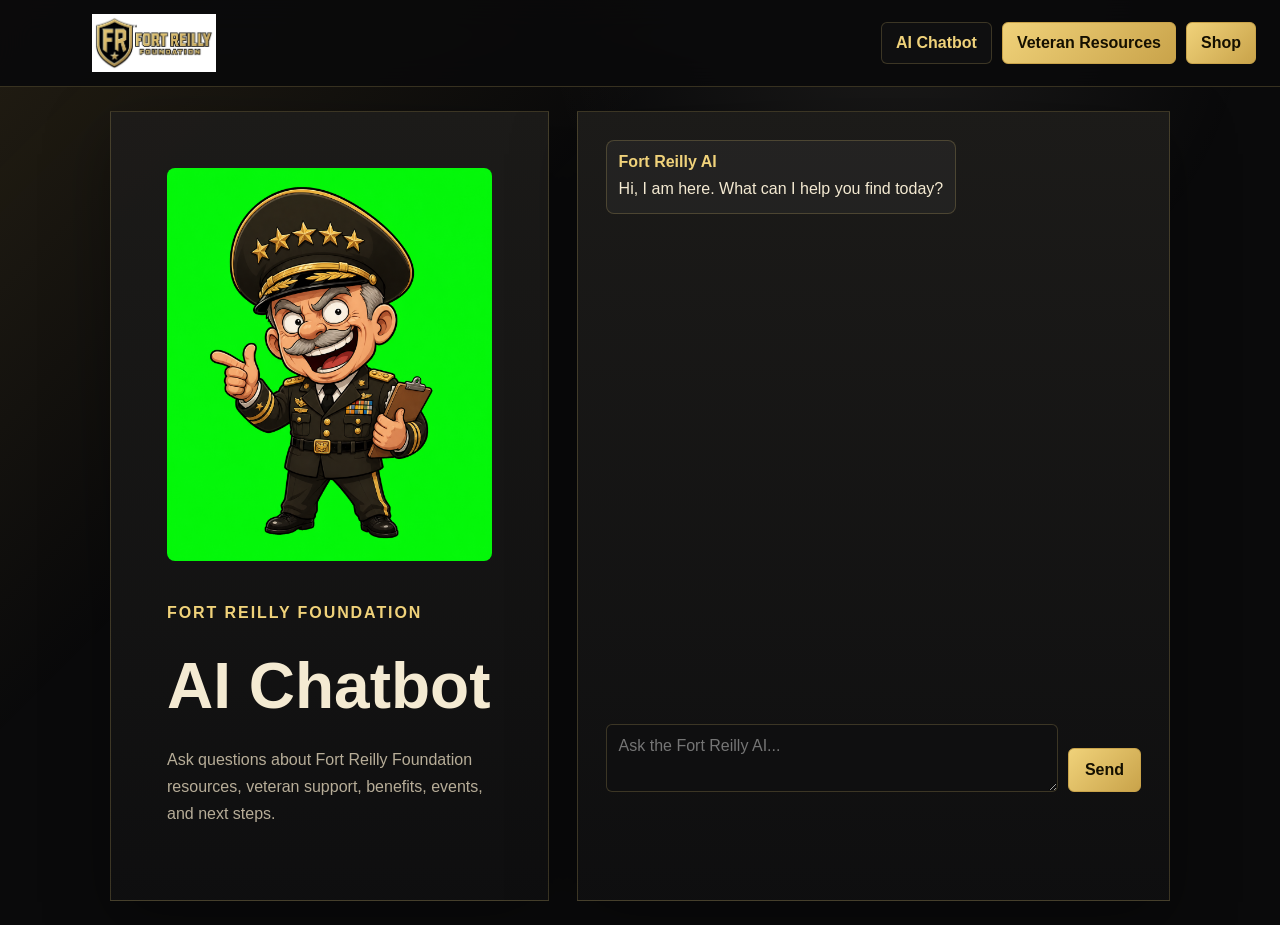
<file: frontend/index.html>
<!doctype html>
<html lang="en">
  <head>
    <meta charset="utf-8">
    <meta name="viewport" content="width=device-width, initial-scale=1">
    <title>Fort Reilly Foundation Chat</title>
    <link rel="stylesheet" href="css/style.css">
  </head>
  <body class="auth-page">
    <header class="public-site-nav" aria-label="Main navigation">
      <a class="public-brand" href="index.html">
        <img src="assets/fort-reilly-logo-cropped.jpeg" alt="Fort Reilly Foundation">
      </a>
      <nav>
        <a class="public-nav-link public-nav-link-dark" href="index.html">AI Chatbot</a>
        <a class="public-nav-link" href="veteran-resources.html">Veteran Resources</a>
        <a class="public-nav-link" href="shop.html">Shop</a>
      </nav>
    </header>

    <main class="auth-shell ai-shell">
      <section class="brand-panel ai-brand-panel">
        <img class="foundation-logo-large" src="assets/general-chatbot.png" alt="Fort Reilly Foundation AI Chatbot">
        <p class="eyebrow">Fort Reilly Foundation</p>
        <h1>AI Chatbot</h1>
        <p>Ask questions about Fort Reilly Foundation resources, veteran support, benefits, events, and next steps.</p>
      </section>

      <section class="auth-card ai-chat-card" aria-label="AI chatbot">
        <div id="aiMessages" class="ai-messages" aria-live="polite">
          <article class="ai-message assistant">
            <strong>Fort Reilly AI</strong>
            <p>Hi, I am here. What can I help you find today?</p>
          </article>
        </div>

        <form id="aiChatForm" class="ai-chat-form">
          <label class="hidden" for="aiPrompt">Message</label>
          <textarea id="aiPrompt" name="message" placeholder="Ask the Fort Reilly AI..." maxlength="2000" required></textarea>
          <button class="primary-btn" type="submit">Send</button>
        </form>

        <p id="aiStatus" class="notice" role="status"></p>
      </section>
    </main>

    <script src="js/ai-chatbot.js"></script>
  </body>
</html>
</file>
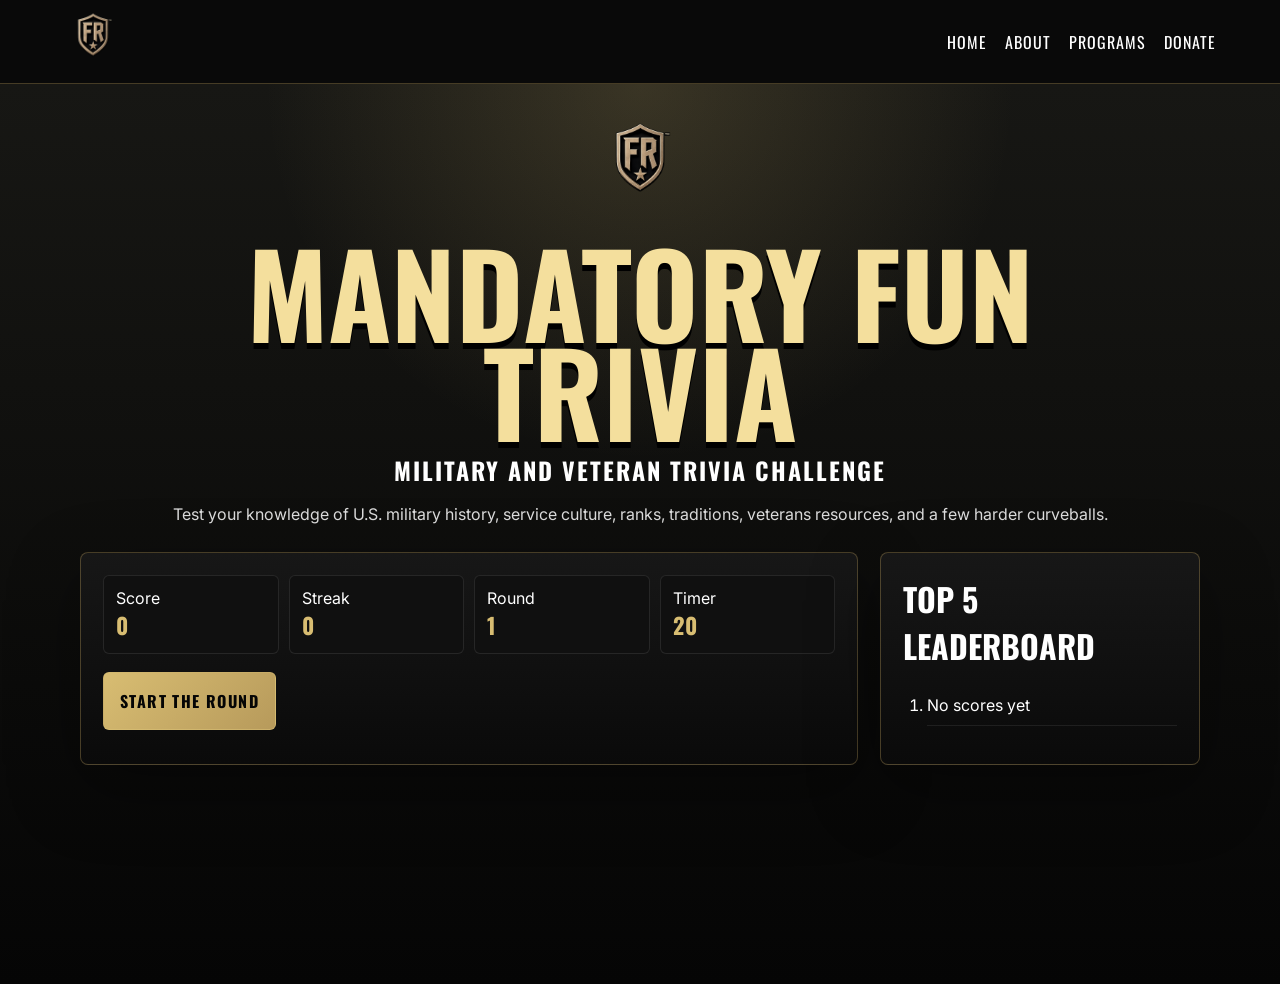
<file: trivia/index.html>
<!DOCTYPE html><html lang="en"><head><meta charset="UTF-8"><meta name="viewport" content="width=device-width,initial-scale=1"><title>Mandatory Fun Trivia</title><style>@import url('https://fonts.googleapis.com/css2?family=Oswald:wght@600;700&family=Inter:wght@400;600;800&display=swap');*{box-sizing:border-box}body{margin:0;background:#050505;color:white;font-family:Inter,sans-serif}a{color:inherit;text-decoration:none}:root{--g:#b79a5b;--l:#d8bd72}.nav{position:sticky;top:0;z-index:5;display:flex;align-items:center;gap:18px;padding:10px 5%;background:#090909;border-bottom:1px solid rgba(183,154,91,.35)}.nav img{height:58px}.nav div{display:flex;gap:18px;margin-left:auto}.nav a{font-family:Oswald,sans-serif;text-transform:uppercase;letter-spacing:1px}.wrap{min-height:100vh;padding:34px 5% 70px;background:radial-gradient(circle at 50% 0,rgba(216,189,114,.18),transparent 34%),linear-gradient(180deg,#171714,#050505)}.hero{text-align:center;max-width:1050px;margin:auto}.logo{height:92px;margin:auto auto 16px}.hero h1{font-family:Oswald,sans-serif;text-transform:uppercase;font-size:clamp(3.4rem,9vw,8rem);line-height:.86;margin:12px 0;color:#f4df9d;text-shadow:0 6px 0 #000}.hero h2{font-family:Oswald,sans-serif;text-transform:uppercase;letter-spacing:2px;margin:0 0 12px}.hero p{color:#ddd}.grid{display:grid;grid-template-columns:1fr 320px;gap:22px;max-width:1120px;margin:28px auto}.panel{background:linear-gradient(180deg,#171717,#0a0a0a);border:1px solid rgba(183,154,91,.35);border-radius:8px;padding:22px;box-shadow:0 24px 70px rgba(0,0,0,.35)}.hud{display:grid;grid-template-columns:repeat(4,1fr);gap:10px;margin-bottom:18px}.stat{border:1px solid rgba(255,255,255,.09);padding:12px;border-radius:6px;background:#101010}.stat b{display:block;color:var(--l);font-family:Oswald,sans-serif;font-size:1.4rem}.cat{color:var(--l);font-family:Oswald,sans-serif;letter-spacing:3px;text-transform:uppercase}.q{font-size:clamp(1.4rem,3vw,2.25rem);font-weight:800;margin:12px 0 18px}.answers{display:grid;gap:12px}.answers button,.start,.save{border:1px solid rgba(216,189,114,.5);background:#111;color:white;text-align:left;padding:16px;border-radius:6px;font-weight:800;cursor:pointer;font-size:1rem}.answers button:hover,.start:hover,.save:hover{background:linear-gradient(135deg,var(--l),var(--g));color:#050505}.answers button.good{background:#1f6f3a}.answers button.bad{background:#8d2525}.start,.save{text-align:center;background:linear-gradient(135deg,var(--l),var(--g));color:#050505;text-transform:uppercase;font-family:Oswald,sans-serif;letter-spacing:1.4px}.feedback{min-height:28px;margin-top:14px;color:var(--l);font-weight:800}.leader h3{font-family:Oswald,sans-serif;text-transform:uppercase;font-size:2rem;margin:0 0 12px}.leader ol{padding-left:24px}.leader li{padding:10px 0;border-bottom:1px solid rgba(255,255,255,.08)}input{width:100%;padding:14px;border-radius:6px;border:1px solid rgba(216,189,114,.4);background:#0b0b0b;color:white;margin:12px 0}.hide{display:none}@media(max-width:850px){.grid{grid-template-columns:1fr}.hud{grid-template-columns:repeat(2,1fr)}.nav div{display:none}.logo{height:78px}}</style></head><body><nav class="nav"><a href="../"><img src="../assets.gitkeep/fr-shield.PNG" alt="FR"></a><div><a href="../">Home</a><a href="../#about">About</a><a href="../#programs">Programs</a><a href="../#donate">Donate</a></div></nav><div class="wrap"><section class="hero"><img class="logo" src="../assets.gitkeep/fr-shield.PNG" alt="Fort Reilly Foundation"><h1>Mandatory Fun Trivia</h1><h2>Military and Veteran Trivia Challenge</h2><p>Test your knowledge of U.S. military history, service culture, ranks, traditions, veterans resources, and a few harder curveballs.</p></section><section class="grid"><main class="panel"><div class="hud"><div class="stat">Score<b id="score">0</b></div><div class="stat">Streak<b id="streak">0</b></div><div class="stat">Round<b id="round">1</b></div><div class="stat">Timer<b id="timer">20</b></div></div><button class="start" id="start">Start the Round</button><div id="game" class="hide"><div class="cat" id="cat"></div><div class="q" id="q"></div><div class="answers" id="answers"></div><div class="feedback" id="feedback"></div></div><div id="over" class="hide"><h2 class="q">Game Over</h2><p id="summary"></p><input id="name" maxlength="16" placeholder="Enter callsign"><button class="save" id="save">Save Score</button><button class="start" id="again">Play Again</button></div></main><aside class="panel leader"><h3>Top 5 Leaderboard</h3><ol id="board"></ol></aside></section></div><script>const data=`Boot Camp|What does PT stand for?|Physical Training|Platoon Timing|Patrol Team|Promotion Test
Boot Camp|What is reveille?|Morning wake-up call|Evening meal|Inspection grade|Rifle range
Boot Camp|What is chow?|Food or mealtime|A dress uniform|A convoy|A radio code
Boot Camp|What is a rack?|Bed|Truck|Helmet|Medal
Boot Camp|What does MRE stand for?|Meal, Ready-to-Eat|Military Radio Exercise|Marine Rifle Exam|Mission Route Entry
Boot Camp|What command means stop immediately?|Halt|March|Port arms|Fall in
Boot Camp|What does AWOL mean?|Absent Without Leave|Armed With Official License|Awaiting Orders List|Advanced Weapons Operator Level
Boot Camp|What is a guidon?|A unit flag|A boot lace|A field meal|A medical form
Boot Camp|What is a fire team?|A small tactical unit|A mess hall crew|A drill pad|A radio net
Boot Camp|What does SOP stand for?|Standard Operating Procedure|Service Officer Post|Squad Order Packet|Supply Operations Platoon
Boot Camp|What is an after-action review?|A lesson review after an event|A promotion board|A medical checkout|A finance audit
Boot Camp|What is muster?|Accounting for personnel|Loading ammunition|Painting vehicles|Packing parachutes
Boot Camp|What is a bivouac?|Temporary field camp|Military courthouse|Ceremonial sword|Ship engine room
Boot Camp|What does POV usually mean on base?|Privately Owned Vehicle|Platoon Observation Vest|Port Operations Vessel|Primary Officer Visit
Boot Camp|What does CQ commonly mean in Army life?|Charge of Quarters|Combat Qualification|Carrier Quartermaster|Command Queue
Branches|Which branch conducts most ground combat missions?|Army|Navy|Coast Guard|Space Force
Branches|Which branch protects waterways and operates aircraft carriers?|Navy|Army|Marine Corps|Space Force
Branches|Which branch is known for amphibious land, sea, and air operations?|Marine Corps|Air Force|Coast Guard|Army Reserve
Branches|Which branch became a separate service in 1947?|Air Force|Marine Corps|Navy|Coast Guard
Branches|Which is the newest U.S. military branch?|Space Force|Coast Guard|Air Force|Army
Branches|What are members of the Space Force called?|Guardians|Airmen|Sailors|Troopers
Branches|Which branch has law enforcement and maritime rescue missions?|Coast Guard|Space Force|Army|Marine Corps
Branches|Which branch is part of the Department of the Navy?|Marine Corps|Air Force|Army|Space Force
Branches|Which branch uses the motto Semper Paratus?|Coast Guard|Marine Corps|Army|Navy
Branches|Which branch uses Semper Fidelis?|Marine Corps|Coast Guard|Space Force|Air Force
Branches|Which branch uses This We will Defend?|Army|Navy|Air Force|Coast Guard
Branches|Which branch motto is Aim High ... Fly-Fight-Win?|Air Force|Army|Navy|Marine Corps
Branches|Which branch birthday is June 14, 1775?|Army|Navy|Marine Corps|Air Force
Branches|Which branch birthday is November 10, 1775?|Marine Corps|Army|Coast Guard|Space Force
Branches|Which branch birthday is December 20, 2019?|Space Force|Air Force|Coast Guard|Navy
Branches|Which branch came from Revenue Cutter and Lifesaving Service lineage?|Coast Guard|Marine Corps|Air Force|Army
Branches|Which service operates submarines as a core mission?|Navy|Army|Marine Corps|Space Force
Branches|Which service trains for global space operations?|Space Force|Coast Guard|Navy|Army
Branches|Which branch calls junior enlisted members airmen?|Air Force|Navy|Army|Marine Corps
Branches|Which branch commonly calls its personnel sailors?|Navy|Army|Air Force|Space Force
History|What day is Veterans Day observed?|November 11|May 30|July 4|December 7
History|What does D-Day usually refer to?|June 6, 1944 Normandy landings|Pearl Harbor|Iwo Jima flag raising|Armistice Day
History|Which war included the Battle of Chosin Reservoir?|Korean War|Vietnam War|World War I|Gulf War
History|Who commanded Allied forces in Europe in World War II?|Dwight D. Eisenhower|George Washington|Chester Nimitz|Douglas MacArthur
History|Which service operates aircraft carriers?|Navy|Army|Coast Guard|Space Force
History|Which war ended with the armistice remembered on November 11?|World War I|Civil War|Korean War|Spanish-American War
History|Who was Commander in Chief during most of the Civil War?|Abraham Lincoln|Theodore Roosevelt|Harry Truman|Ulysses S. Grant
History|Which battle is linked to the famous Marine flag raising photo?|Iwo Jima|Midway|Gettysburg|Fallujah
History|Which battle is often called a turning point in the Pacific War?|Midway|Belleau Wood|Khe Sanh|Bunker Hill
History|What 1941 attack brought the U.S. into World War II?|Pearl Harbor|D-Day|Tet Offensive|Battle of Yorktown
History|Which general famously said I shall return?|Douglas MacArthur|Omar Bradley|John Pershing|Norman Schwarzkopf
History|Which war included the Tet Offensive?|Vietnam War|Korean War|World War I|Gulf War
History|Which 1991 operation liberated Kuwait?|Operation Desert Storm|Operation Overlord|Operation Torch|Operation Market Garden
History|Which operation was the Allied invasion of Normandy?|Operation Overlord|Operation Neptune Spear|Operation Desert Shield|Operation Rolling Thunder
History|Which Revolutionary War battle ended major combat?|Yorktown|Gettysburg|Antietam|Saratoga
History|What year did the Korean War armistice happen?|1953|1945|1968|1991
History|Which battle was a major Marine fight in World War I?|Belleau Wood|Chosin Reservoir|Hue City|Midway
History|Which battle is remembered as one of the bloodiest single days in U.S. history?|Antietam|Midway|Bunker Hill|Mogadishu
History|Which U.S. president was a five-star Army general?|Dwight D. Eisenhower|John F. Kennedy|Ronald Reagan|Jimmy Carter
History|Which 2001 operation began combat in Afghanistan?|Operation Enduring Freedom|Operation Iraqi Freedom|Operation Desert Storm|Operation Just Cause
History|Which 2003 operation began combat in Iraq?|Operation Iraqi Freedom|Operation Enduring Freedom|Operation Urgent Fury|Operation Torch
History|Which 1983 operation took place in Grenada?|Operation Urgent Fury|Operation Desert Shield|Operation Overlord|Operation Anaconda
History|Which World War II code talkers are associated with the Marine Corps?|Navajo Code Talkers|Tuskegee Airmen|Flying Tigers|Merrills Marauders
History|Which group was the first Black military aviators in the U.S. Army Air Forces?|Tuskegee Airmen|Buffalo Soldiers|Rough Riders|Navajo Code Talkers
History|What is the Pentagon?|Headquarters of the Department of Defense|A Navy shipyard|A rifle range|A VA hospital
Service Culture|What is esprit de corps?|Unit pride and morale|A pay grade|A field ration|A radio frequency
Service Culture|What does Oorah most closely connect with?|Marine Corps motivation|Navy navigation|Army finance|Air Force maintenance
Service Culture|What is a challenge coin often used for?|Recognition and unit pride|Paying fines|Buying uniforms|ID replacement
Service Culture|What is the proper response to a salute from a junior service member?|Return the salute|Ignore it|Shake hands|Say at ease
Service Culture|What does NCO mean?|Noncommissioned Officer|Naval Command Operator|National Cadet Office|New Combat Order
Service Culture|What does PCS mean?|Permanent Change of Station|Primary Combat School|Patrol Command Signal|Personal Clothing Supply
Service Culture|What does TDY mean?|Temporary Duty|Training Day Yard|Tactical Drill Year|Transport Duty Yacht
Service Culture|What does LES stand for?|Leave and Earnings Statement|Leadership Evaluation Sheet|Logistics Entry System|Lateral Enlistment Status
Service Culture|What is a ruck march?|A loaded foot march|A formal dinner|A radio repair|A ship inspection
Service Culture|What is the chain of command?|The line of authority|A weapon cleaning kit|A parade route|A benefits form
Service Culture|What is a watch bill?|A schedule assigning watch duties|A finance invoice|A training trophy|A discharge form
Service Culture|What is colors in a military context?|Flag ceremony or flag display|Uniform laundry|Vehicle paint|Meal card
Service Culture|What is taps?|A bugle call often played at military funerals|A radio antenna|A promotion test|A ship ladder
Service Culture|What is a mess deck or mess hall?|Dining area|Courtroom|Parade field|Barracks office
Service Culture|What is an ombudsman often associated with?|Family support and communication|Infantry marksmanship|Aircraft fueling|Military law sentencing
Ranks|Which rank is higher in the Army: captain or lieutenant colonel?|Lieutenant colonel|Captain|They are equal|Neither exists
Ranks|Which enlisted Army rank is E-5?|Sergeant|Private First Class|Master Sergeant|Corporal Major
Ranks|Which Navy rank is equivalent to O-6?|Captain|Commander|Admiral|Lieutenant
Ranks|Which Marine Corps rank is E-9?|Sergeant Major|Lance Corporal|Staff Sergeant|Gunnery Sergeant
Ranks|Which Air Force rank is E-4?|Senior Airman|Staff Sergeant|Airman Basic|Technical Sergeant
Ranks|Which officer pay grade is a second lieutenant?|O-1|O-3|O-5|E-7
Ranks|Which officer pay grade is a major?|O-4|O-2|O-6|E-8
Ranks|Which Navy enlisted rank is E-7?|Chief Petty Officer|Seaman|Petty Officer Third Class|Master Chief Petty Officer
Ranks|Which rank is higher: colonel or major?|Colonel|Major|They are equal|Neither is an officer rank
Ranks|Which rank is higher: staff sergeant or sergeant?|Staff sergeant|Sergeant|They are equal|It depends on branch only
Veterans|What VA benefit helps pay for school?|GI Bill|TRICARE Dental|MRE Card|Basic Allowance
Veterans|What hotline can veterans call by dialing 988 then pressing 1?|Veterans Crisis Line|Directory Assistance|City Services|Dig Line
Veterans|What VA benefit can help buy a home?|VA home loan guaranty|Uniform allowance|Sea pay|Hazard pay
Veterans|What document commonly proves military discharge?|DD Form 214|SF-86|W-4|DA Photo
Veterans|What does PTSD stand for?|Post-traumatic stress disorder|Pre-training service document|Personal travel status data|Patrol team supply detail
Veterans|What does TBI stand for in health care?|Traumatic brain injury|Training battalion inspection|Temporary benefits intake|Tactical briefing index
Veterans|What is TRICARE?|Military health care program|Rifle qualification score|Housing inspection system|Ship maintenance manual
Veterans|What is a VSO?|Veterans Service Organization|Vehicle Safety Officer|Volunteer Ship Operator|Veteran Supply Order
Veterans|What does VA stand for?|Department of Veterans Affairs|Veteran Authority|Volunteer Army|Vehicle Administration
Veterans|What is transition assistance designed to help with?|Moving from military to civilian life|Choosing a weapon system|Learning cadence calls|Naming a base
Valor|Who was Chesty Puller?|Highly decorated Marine lieutenant general|First Air Force pilot|Civil War president|Navy astronaut
Valor|How many Navy Crosses did Chesty Puller receive?|Five|One|Two|Seven
Valor|Who is the youngest Medal of Honor recipient?|Willie Johnston, age 13|Orion P. Howe, age 14|Jack Lucas, age 17|Audie Murphy, age 19
Valor|Audie Murphy is best known as what?|One of World War IIs most decorated U.S. soldiers|First Navy SEAL|First Chairman of the Joint Chiefs|Founder of the Air Force
Valor|What medal is the highest U.S. military award for valor?|Medal of Honor|Bronze Star|Purple Heart|Legion of Merit
Valor|What award is given to service members wounded or killed by enemy action?|Purple Heart|Good Conduct Medal|National Defense Service Medal|Humanitarian Service Medal
Valor|Which Marine earned fame at Guadalcanal and later received the Medal of Honor?|John Basilone|George Patton|Billy Mitchell|Hyman Rickover
Valor|Which ship was named for Chesty Puller?|USS Lewis B. Puller|USS Audie Murphy|USS Semper Fi|USS Belleau Wood II
Valor|Which award ranks just below the Medal of Honor for Navy and Marine Corps valor?|Navy Cross|Silver Star|Bronze Star|Purple Heart
Valor|Which award ranks just below the Medal of Honor for Army valor?|Distinguished Service Cross|Navy Cross|Air Medal|Combat Action Badge
Hard Stuff|What does METT-TC help leaders analyze?|Mission, enemy, terrain, troops, time, civilians|Meals, equipment, tents, trucks, tools, comms|Military education, testing, training, command|Maps, engines, troops, timing, convoy
Hard Stuff|What does OODA stand for?|Observe, Orient, Decide, Act|Order, Organize, Deploy, Attack|Observe, Operate, Defend, Advance|Orient, Order, Direct, Assess
Hard Stuff|What is dead reckoning in navigation?|Estimating position by course and distance|Playing dead during training|A casualty report|A weapons safety rule
Hard Stuff|Which phonetic alphabet word represents the letter M?|Mike|Mango|Mother|Mercury
Hard Stuff|Which phonetic alphabet word represents the letter Z?|Zulu|Zebra|Zephyr|Zone
Hard Stuff|What does ROE stand for?|Rules of Engagement|Rate of Enlistment|Range Operations Equipment|Reserve Officer Exam
Hard Stuff|What does CASEVAC mean?|Casualty evacuation|Cargo service evacuation|Combat aviation exercise|Command assault vehicle
Hard Stuff|What does MEDEVAC mean?|Medical evacuation|Marine evaluation activity|Military education voucher|Mission equipment validation
Hard Stuff|What does BAH stand for?|Basic Allowance for Housing|Base Assignment Hold|Battlefield Aid Hospital|Branch Aviation Headquarters
Hard Stuff|What does OPSEC stand for?|Operations Security|Officer Personnel Section|Operational Sector|Overseas Service Credit`;let raw=data.trim().split('\n').map(r=>r.split('|'));const $=id=>document.getElementById(id);let deck=[],i=0,score=0,streak=0,round=1,t=20,clock;function shuffle(a){return a.map(v=>[Math.random(),v]).sort((x,y)=>x[0]-y[0]).map(x=>x[1])}function prep(){return shuffle(raw).map(([cat,q,c,...bad])=>({cat,q,answers:shuffle([c,...bad].map((text,n)=>({text,ok:n===0})))}))}function board(){let b=JSON.parse(localStorage.frTrivia||'[]');$('board').innerHTML=b.slice(0,5).map(x=>`<li><b>${x.name}</b> - ${x.score}</li>`).join('')||'<li>No scores yet</li>'}function start(){deck=prep();i=score=streak=0;round=1;$('start').classList.add('hide');$('over').classList.add('hide');$('game').classList.remove('hide');show()}function show(){clearInterval(clock);if(i>=deck.length)return win();t=20;$('timer').textContent=t;$('score').textContent=score;$('streak').textContent=streak;$('round').textContent=round;let x=deck[i];$('cat').textContent=x.cat;$('q').textContent=x.q;$('feedback').textContent='';$('answers').innerHTML=x.answers.map((a,n)=>`<button onclick="answer(${n})">${String.fromCharCode(65+n)}. ${a.text}</button>`).join('');clock=setInterval(()=>{t--;$('timer').textContent=t;if(t<=0)end('Time expired. The mission clock got you.')},1000)}function answer(n){clearInterval(clock);let x=deck[i],ok=x.answers[n].ok;[...$('answers').children].forEach((b,j)=>b.className=x.answers[j].ok?'good':j===n?'bad':'');if(!ok)return setTimeout(()=>end('Wrong answer. Final score: '+score),650);let pts=100+t*5+(streak+1)*25+((streak+1)%5?0:250);streak++;round++;score+=pts;$('feedback').textContent='Correct! +'+pts+' points';i++;setTimeout(show,750)}function win(){end('You cleared all '+deck.length+' questions. Outstanding work.')}function end(msg){clearInterval(clock);$('game').classList.add('hide');$('over').classList.remove('hide');$('summary').textContent=msg+' You cleared '+i+' questions.';$('score').textContent=score}$('save').onclick=()=>{let name=($('name').value||'PLAYER').toUpperCase();let b=JSON.parse(localStorage.frTrivia||'[]');b.push({name,score});b.sort((a,b)=>b.score-a.score);localStorage.frTrivia=JSON.stringify(b.slice(0,5));board()};$('start').onclick=start;$('again').onclick=start;board();</script></body></html>
</file>
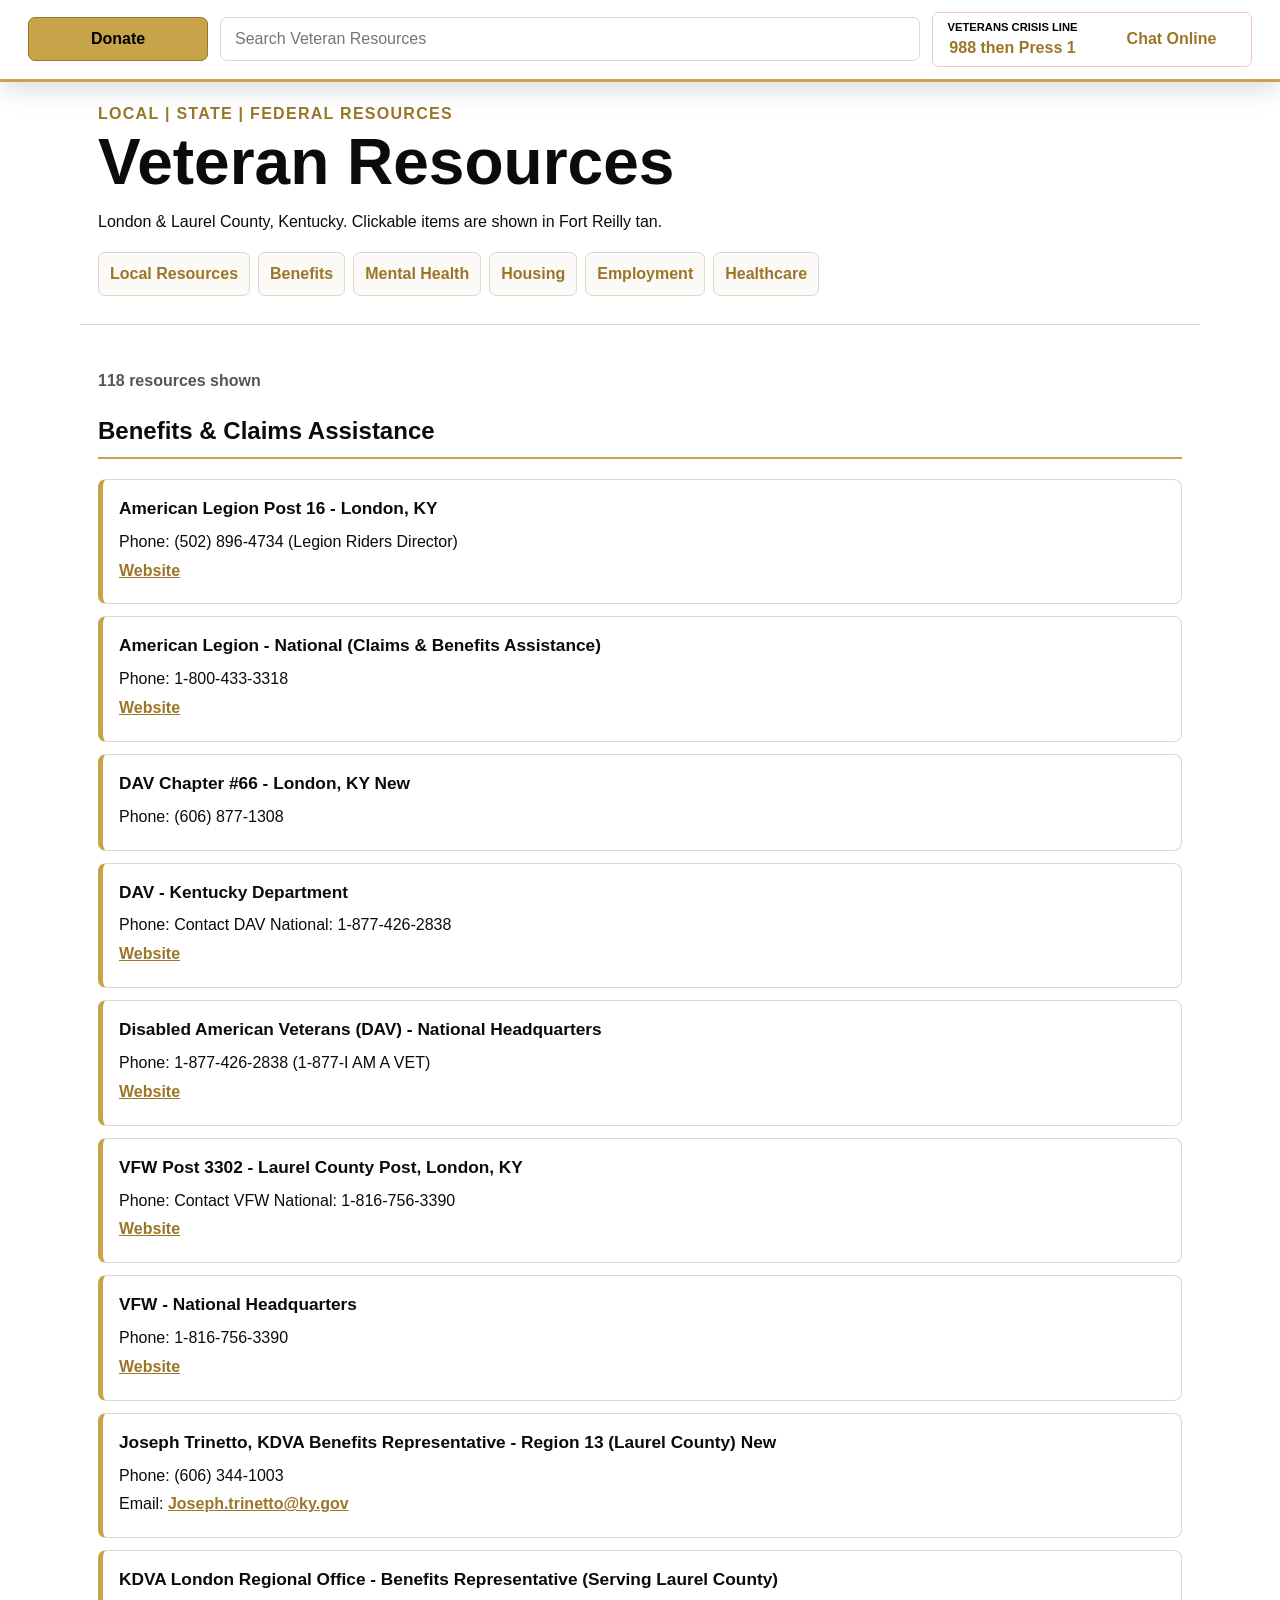
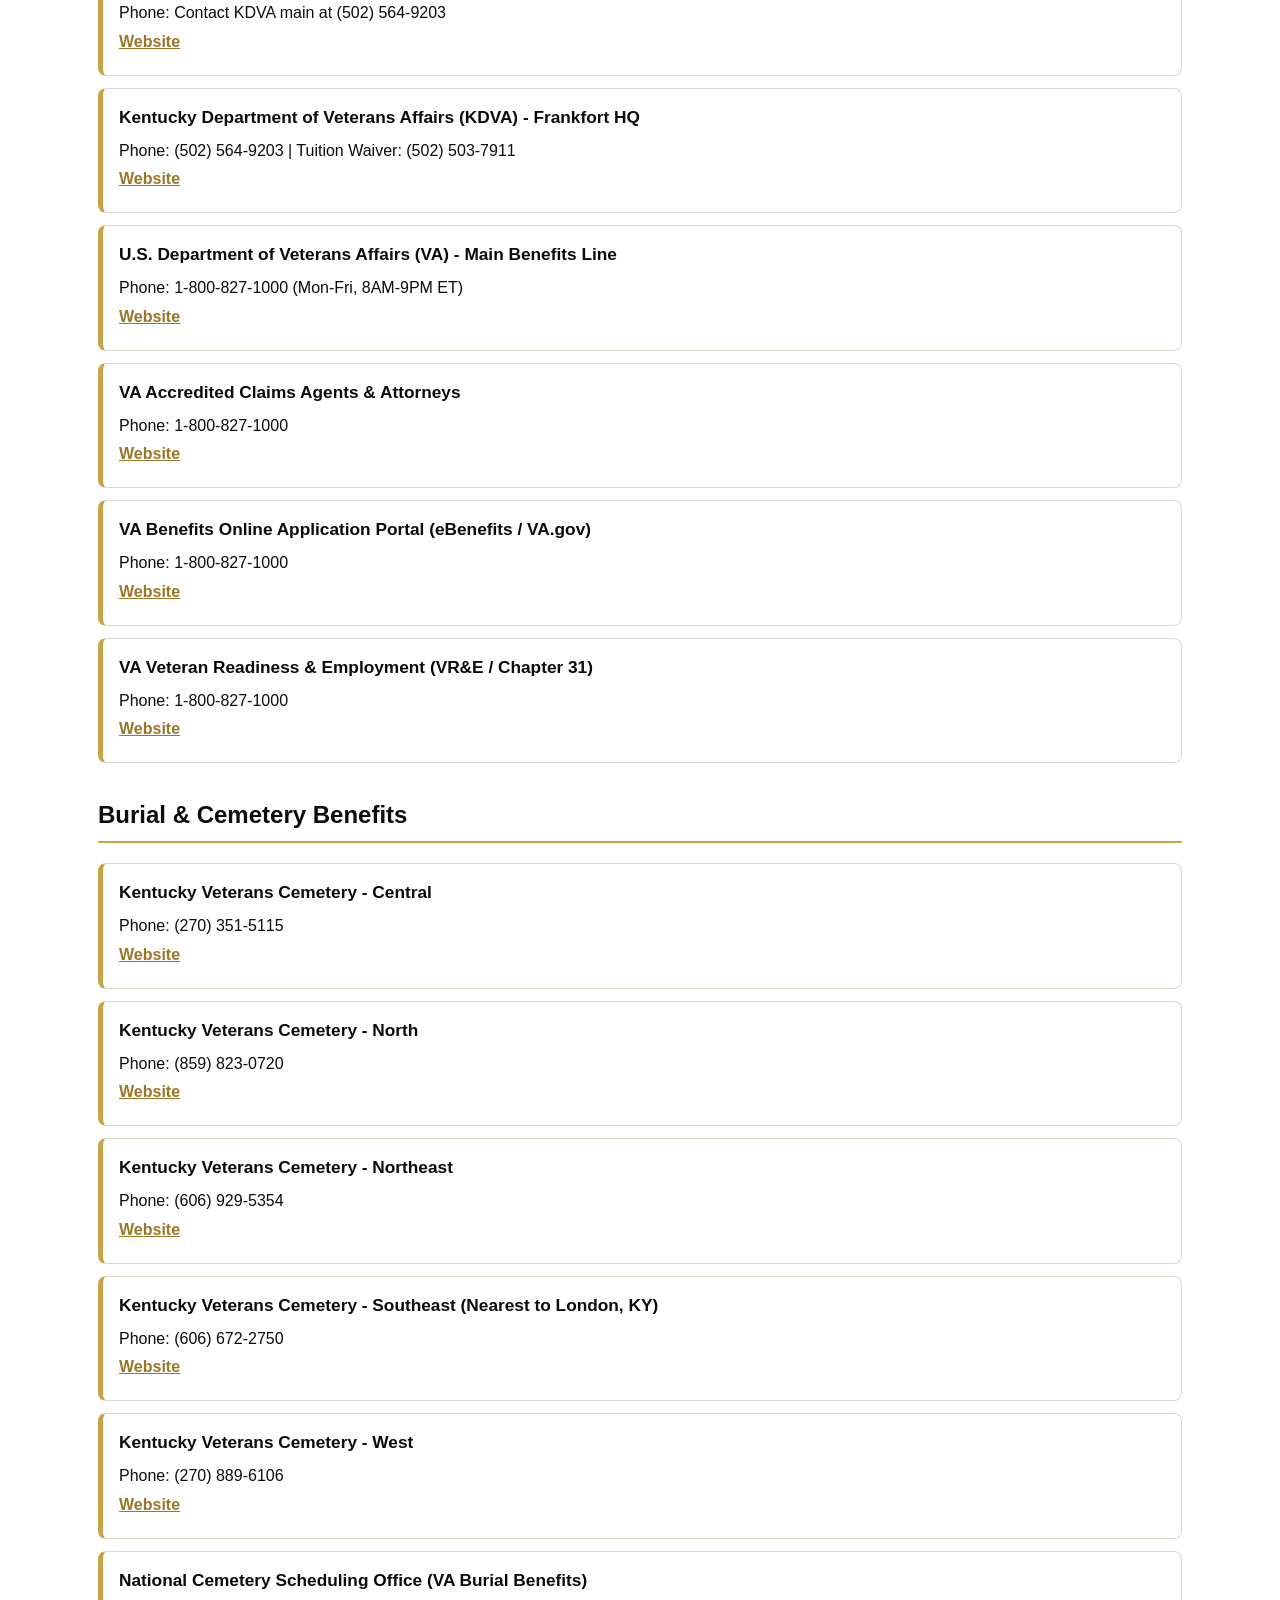
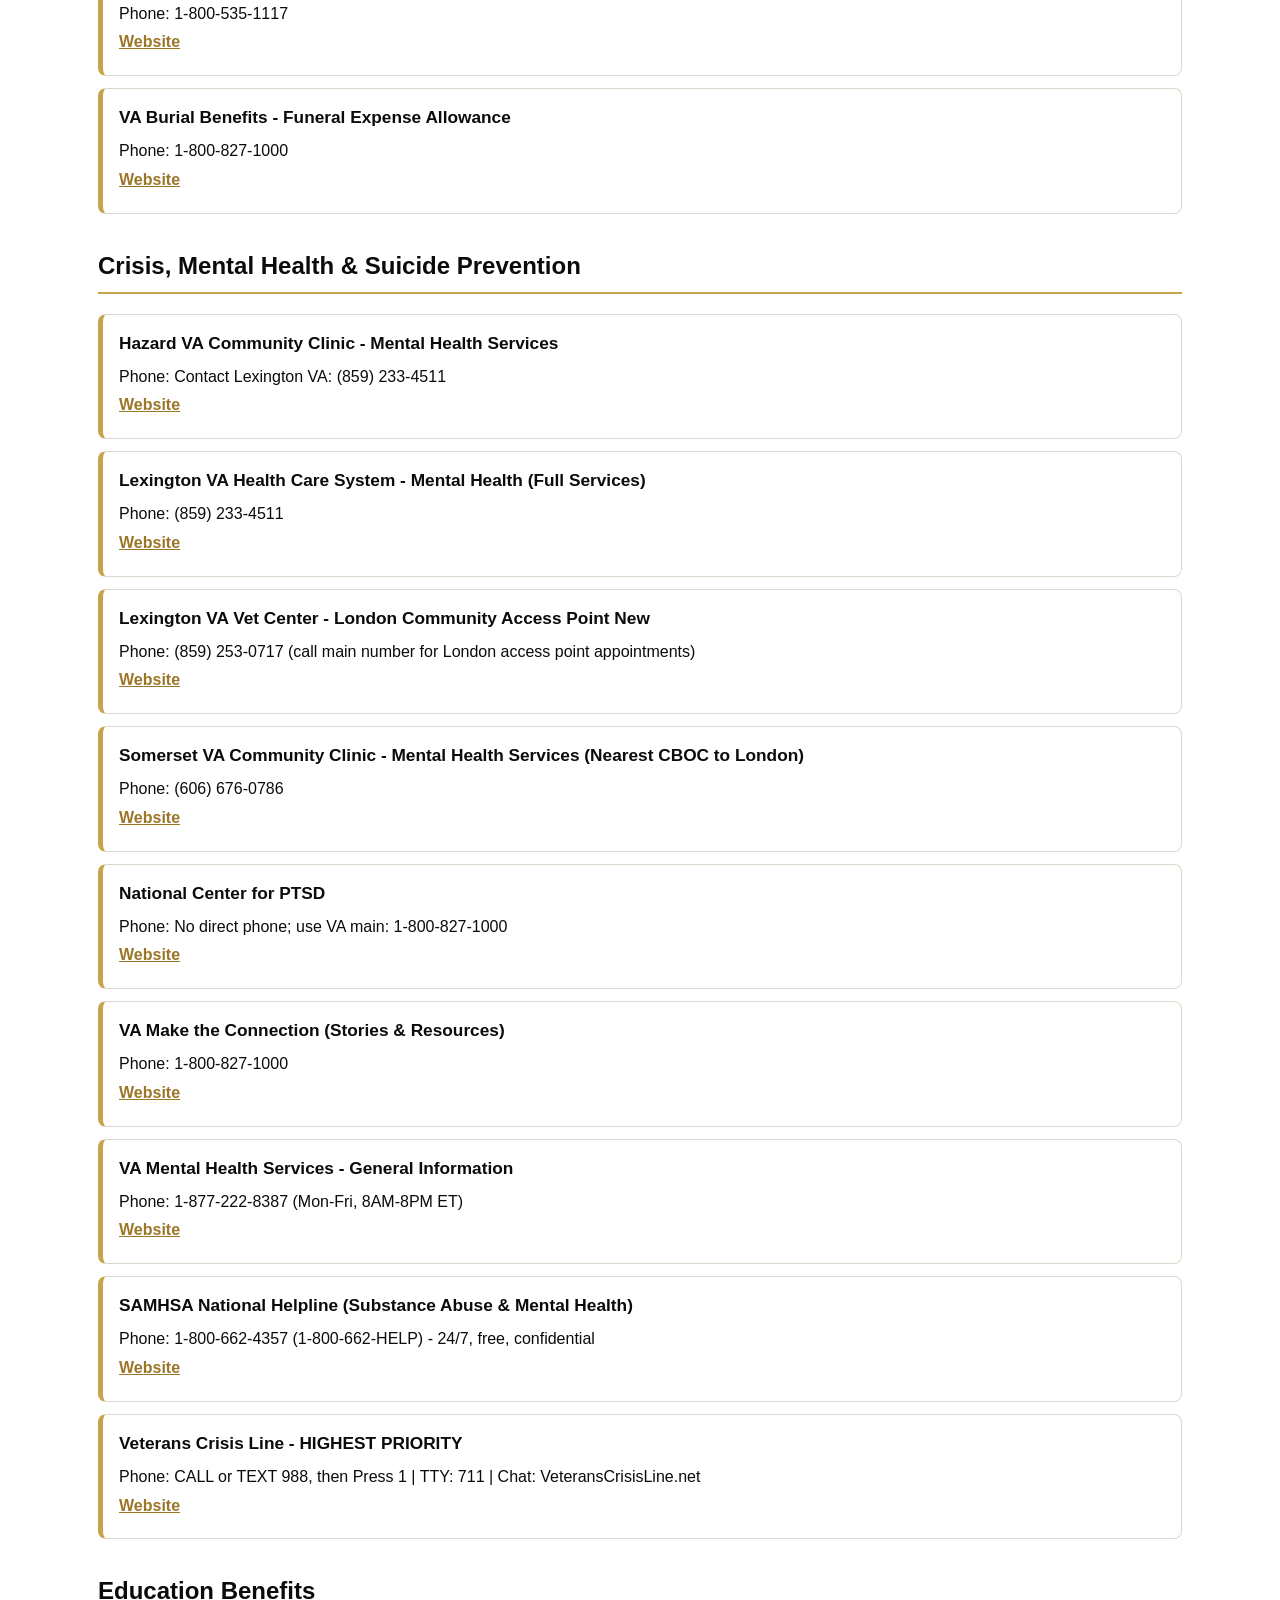
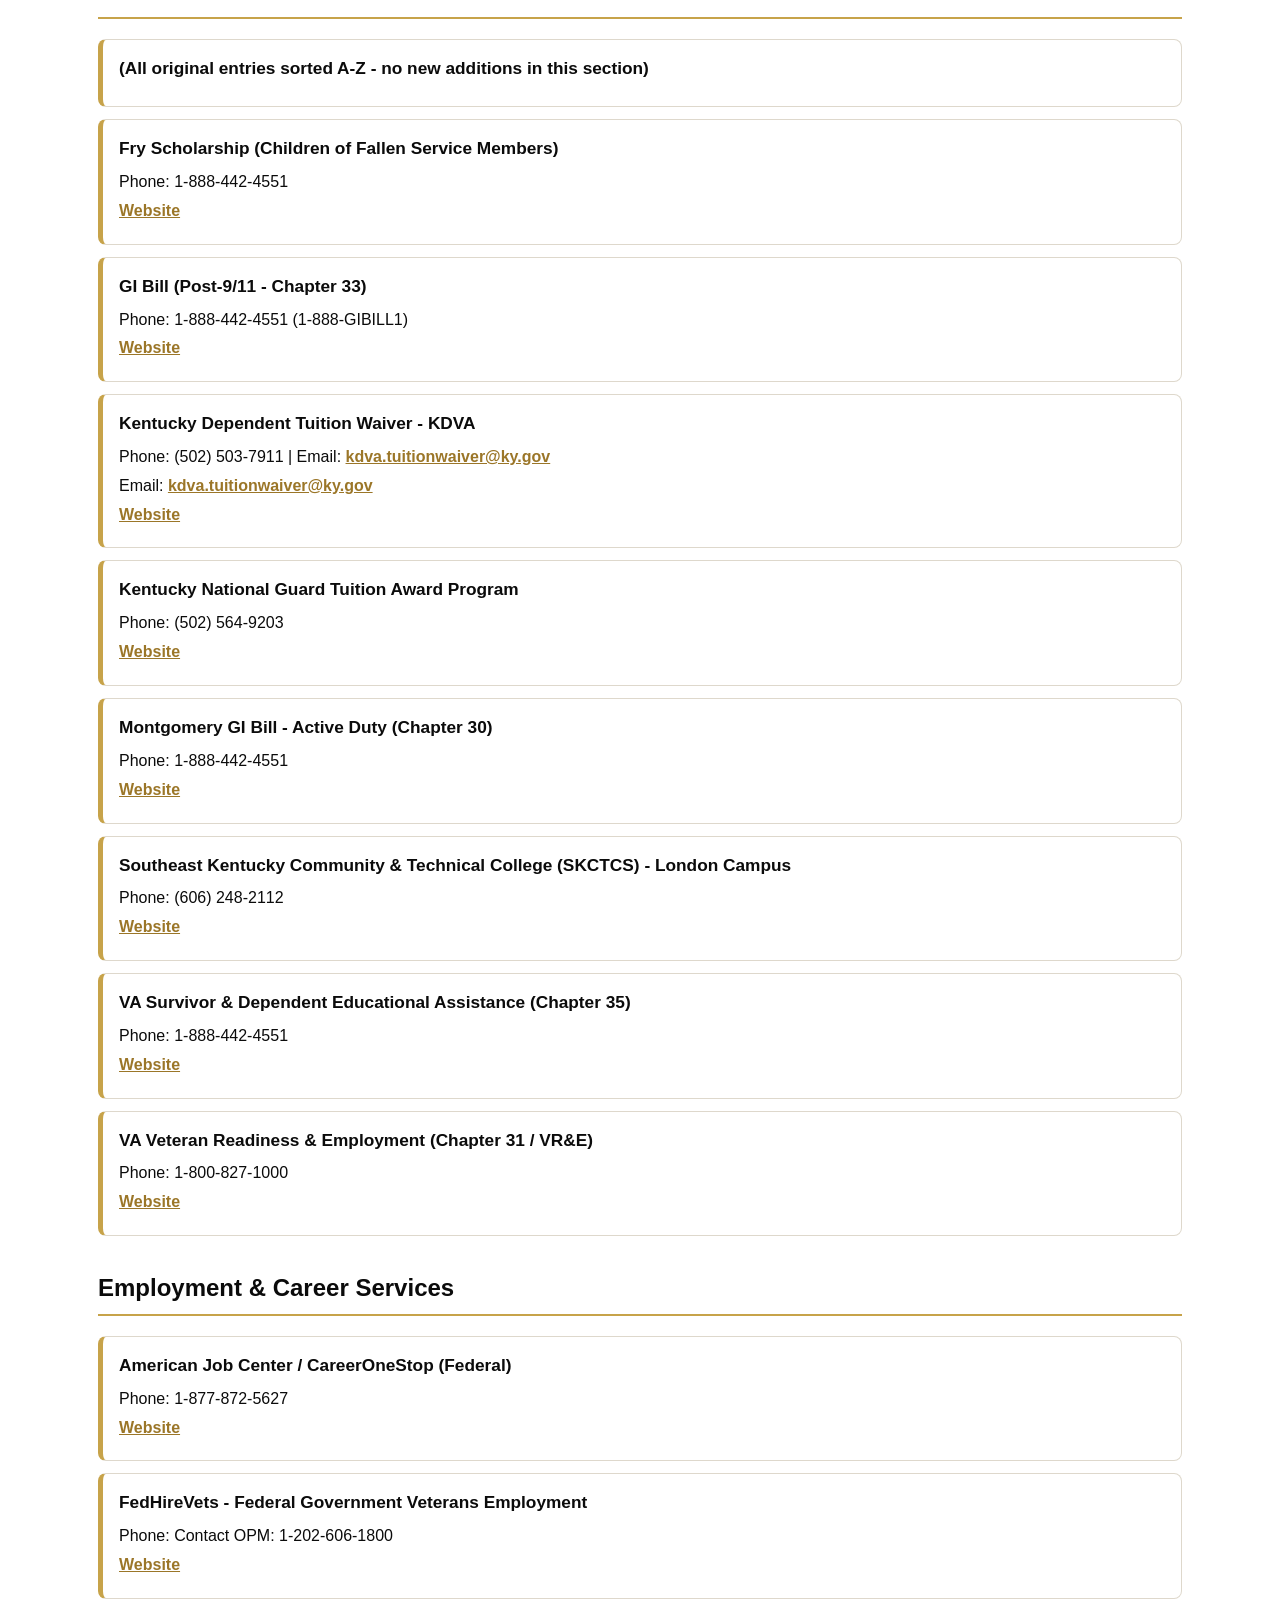
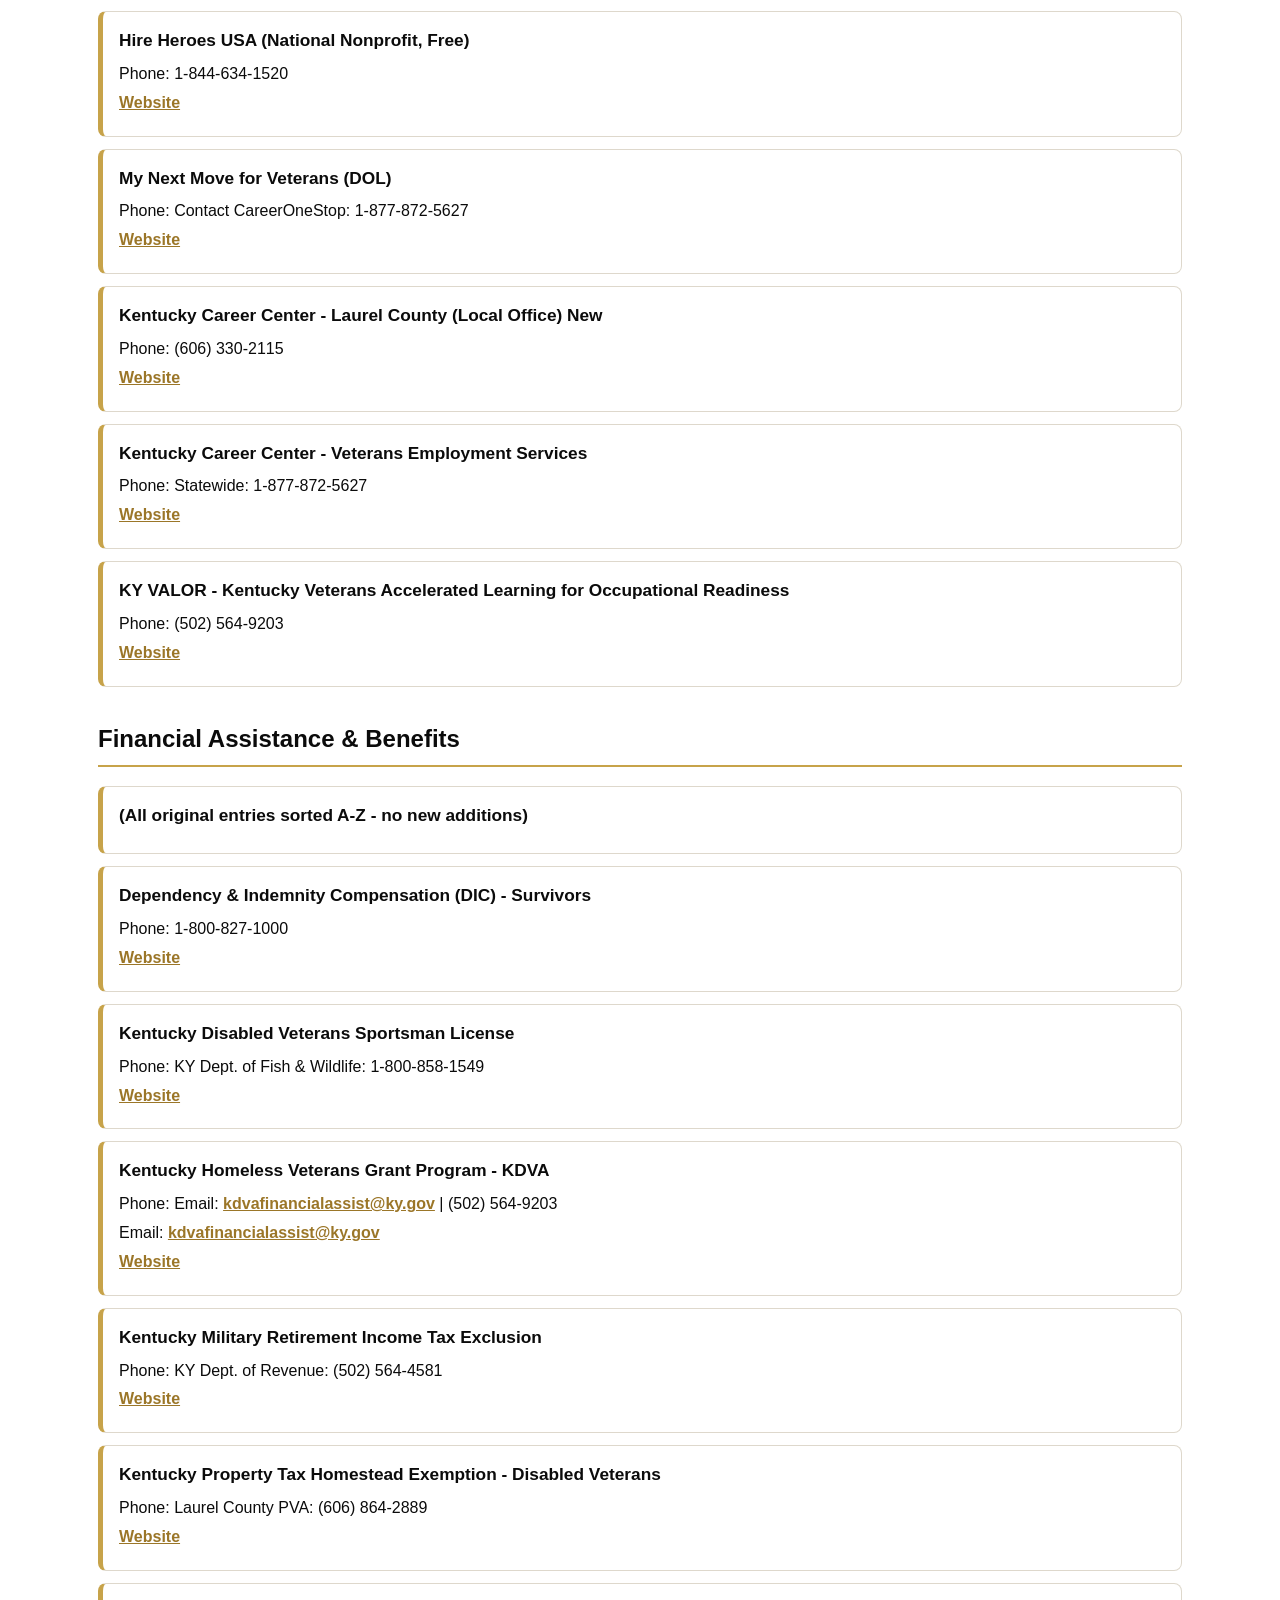
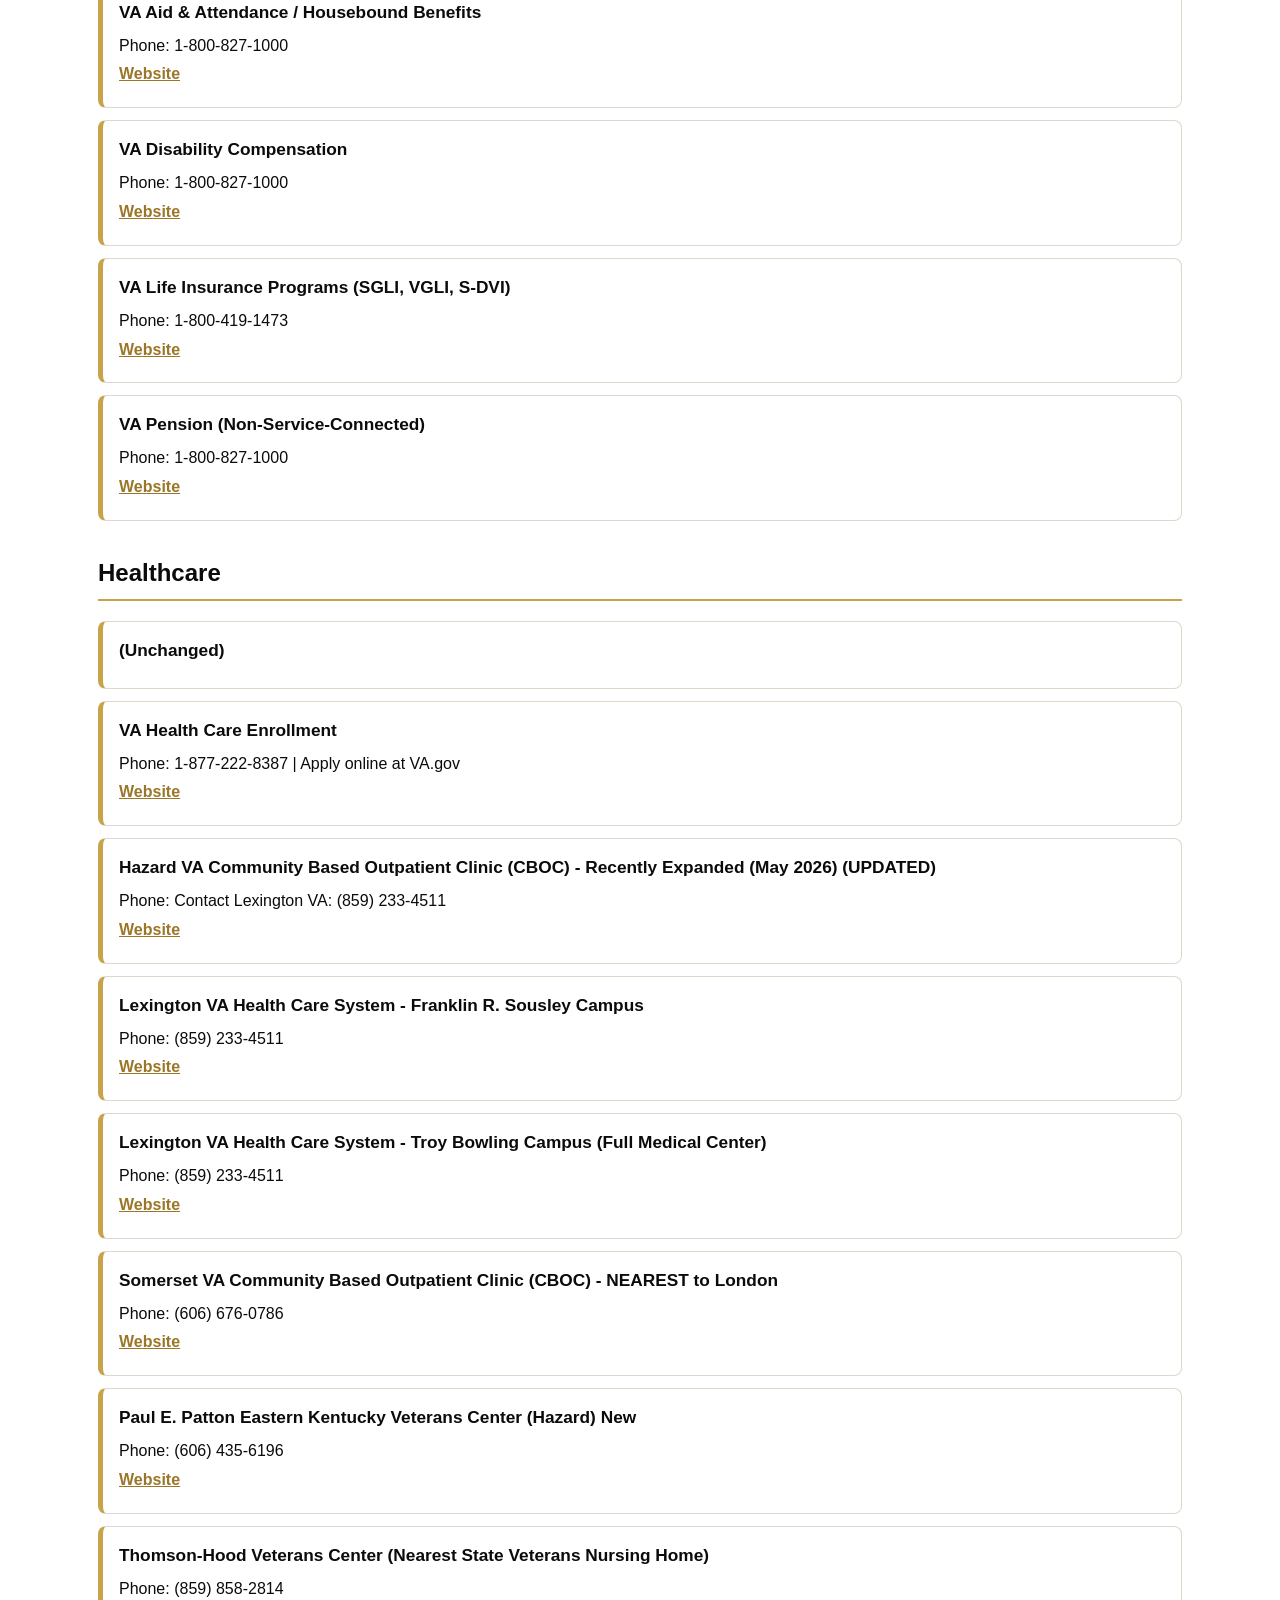
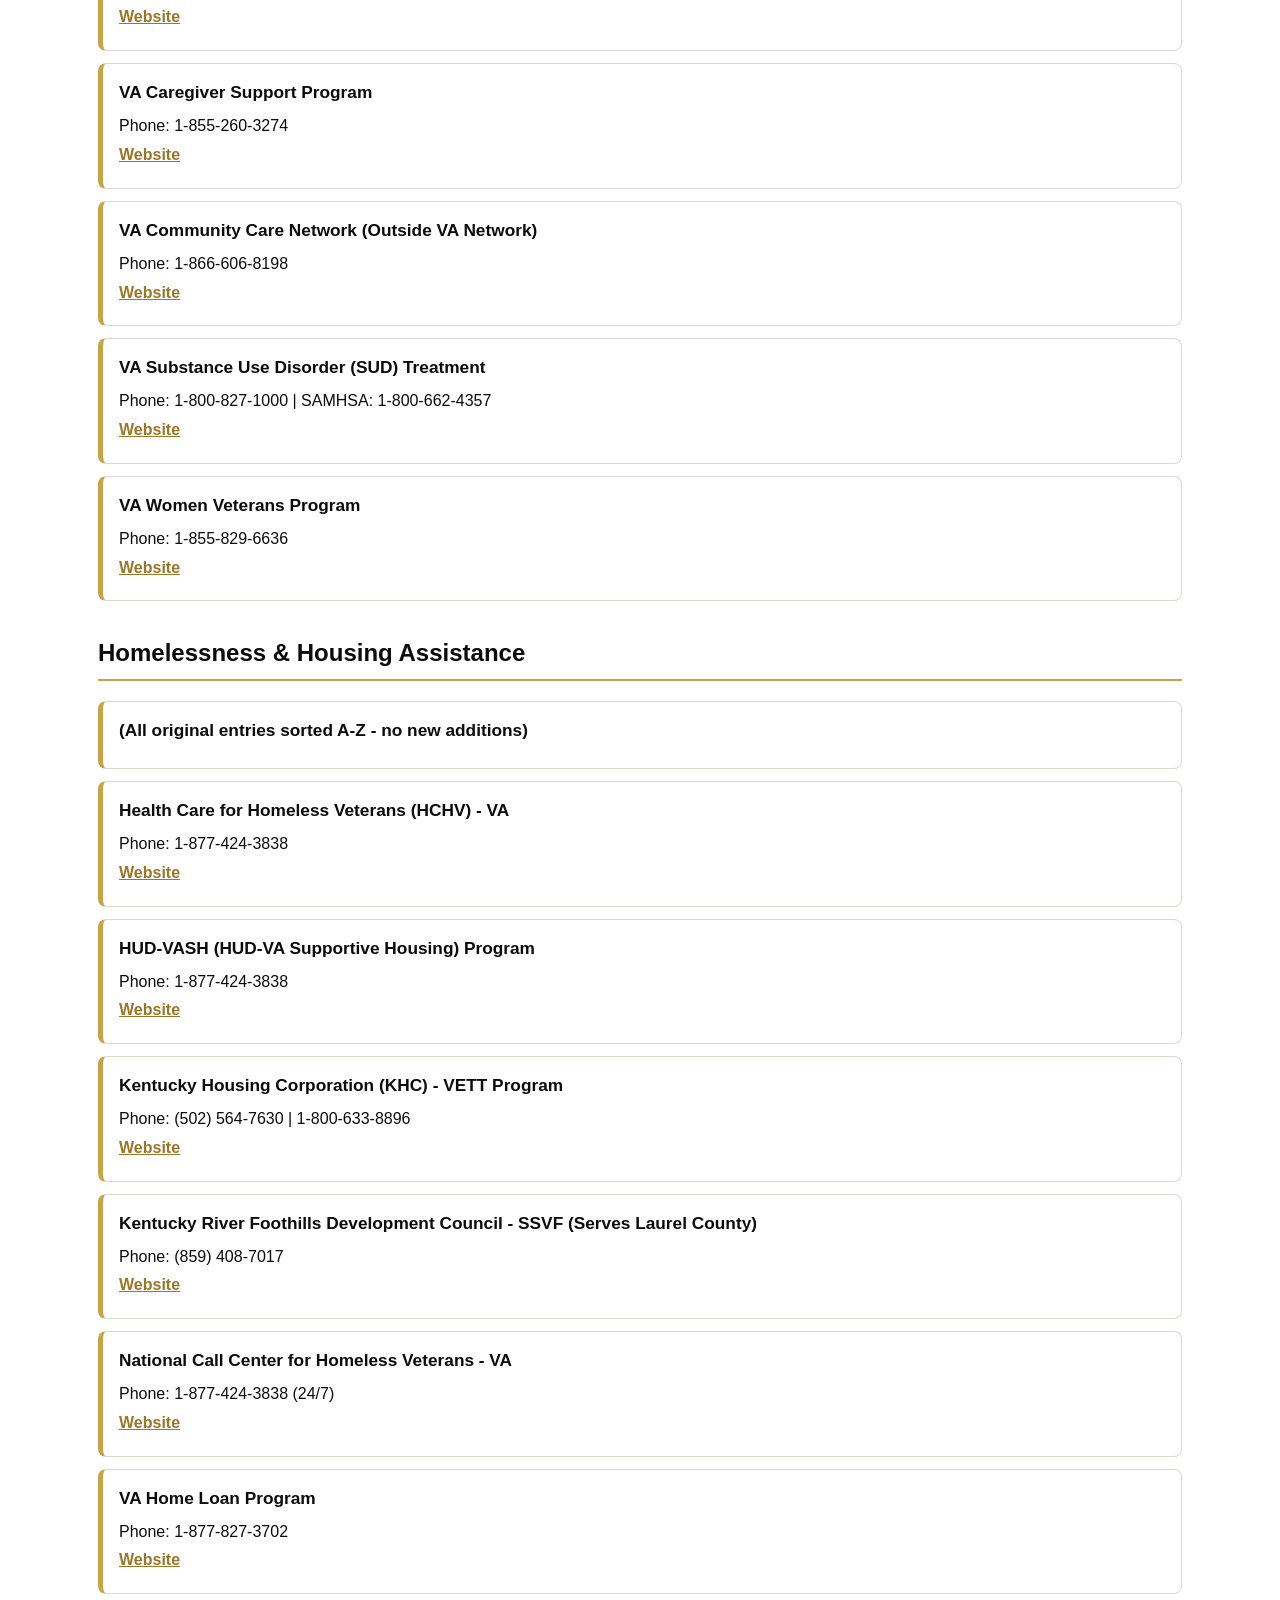
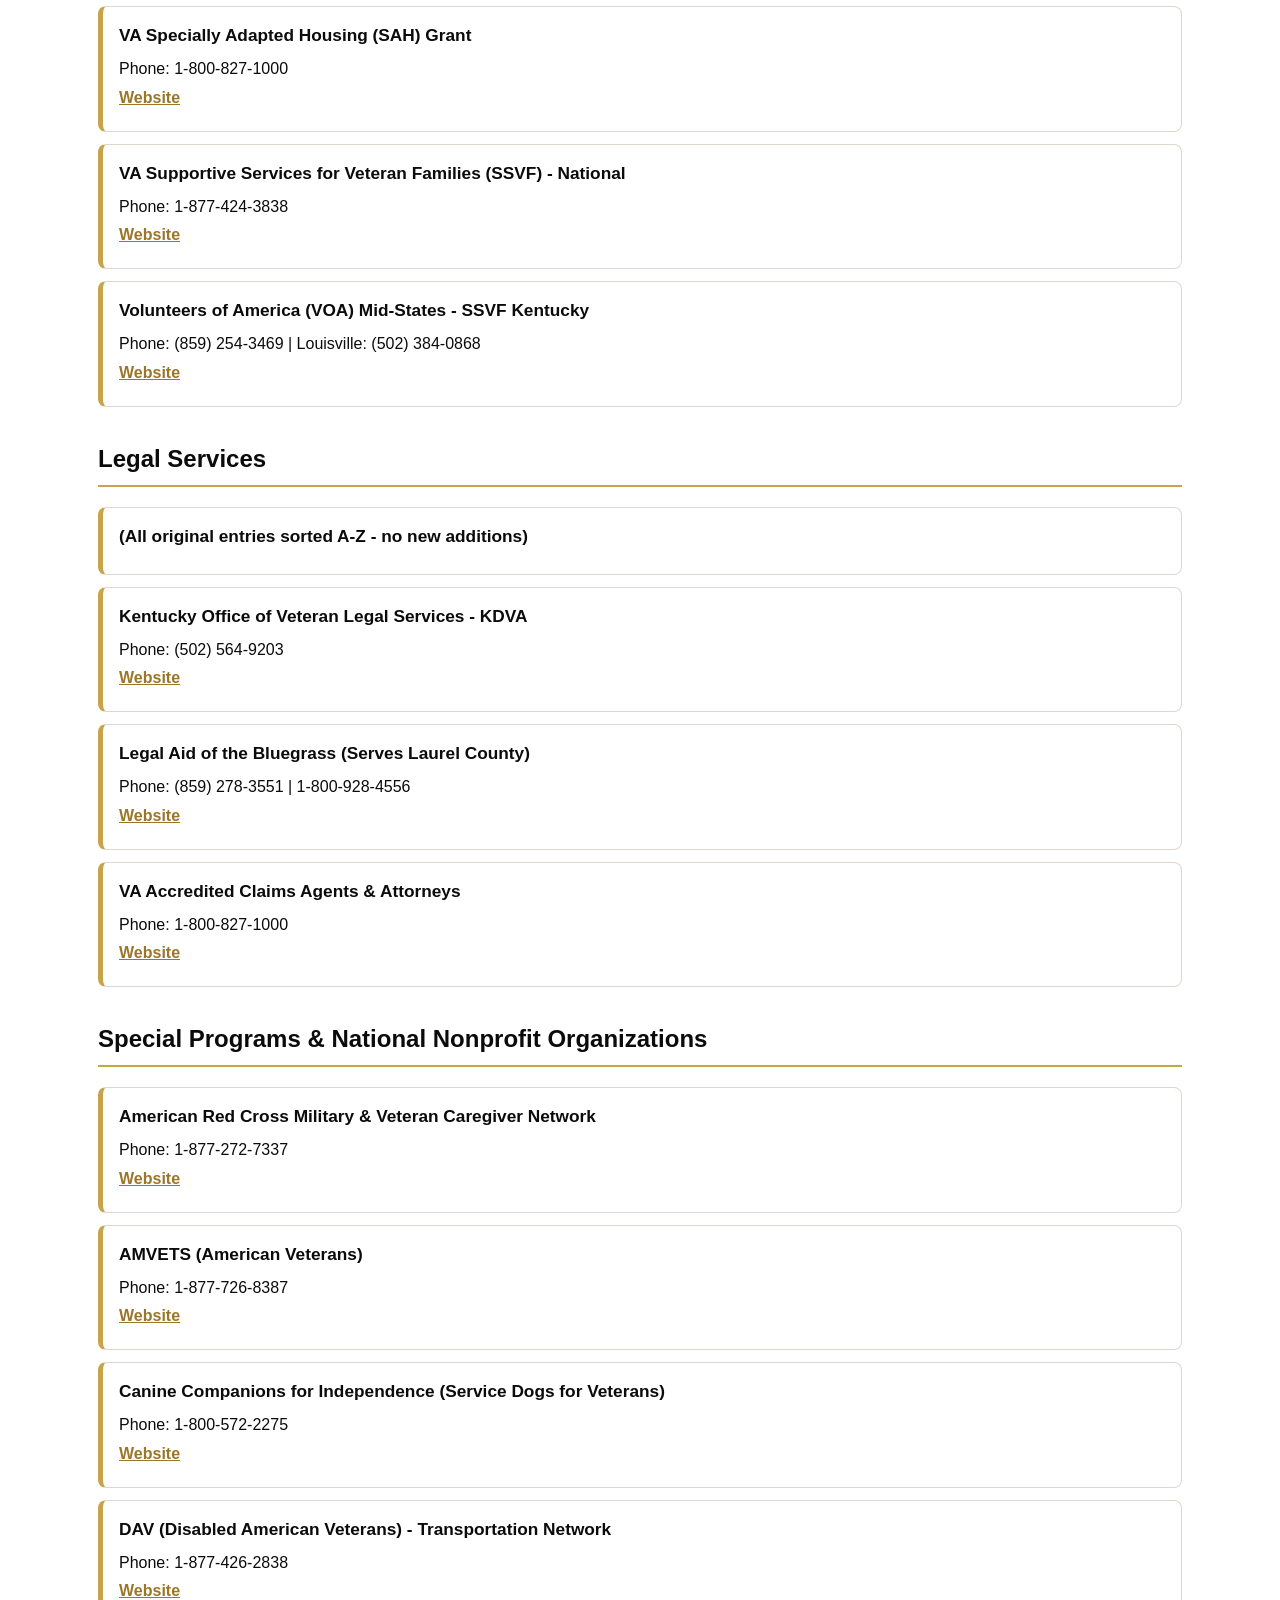
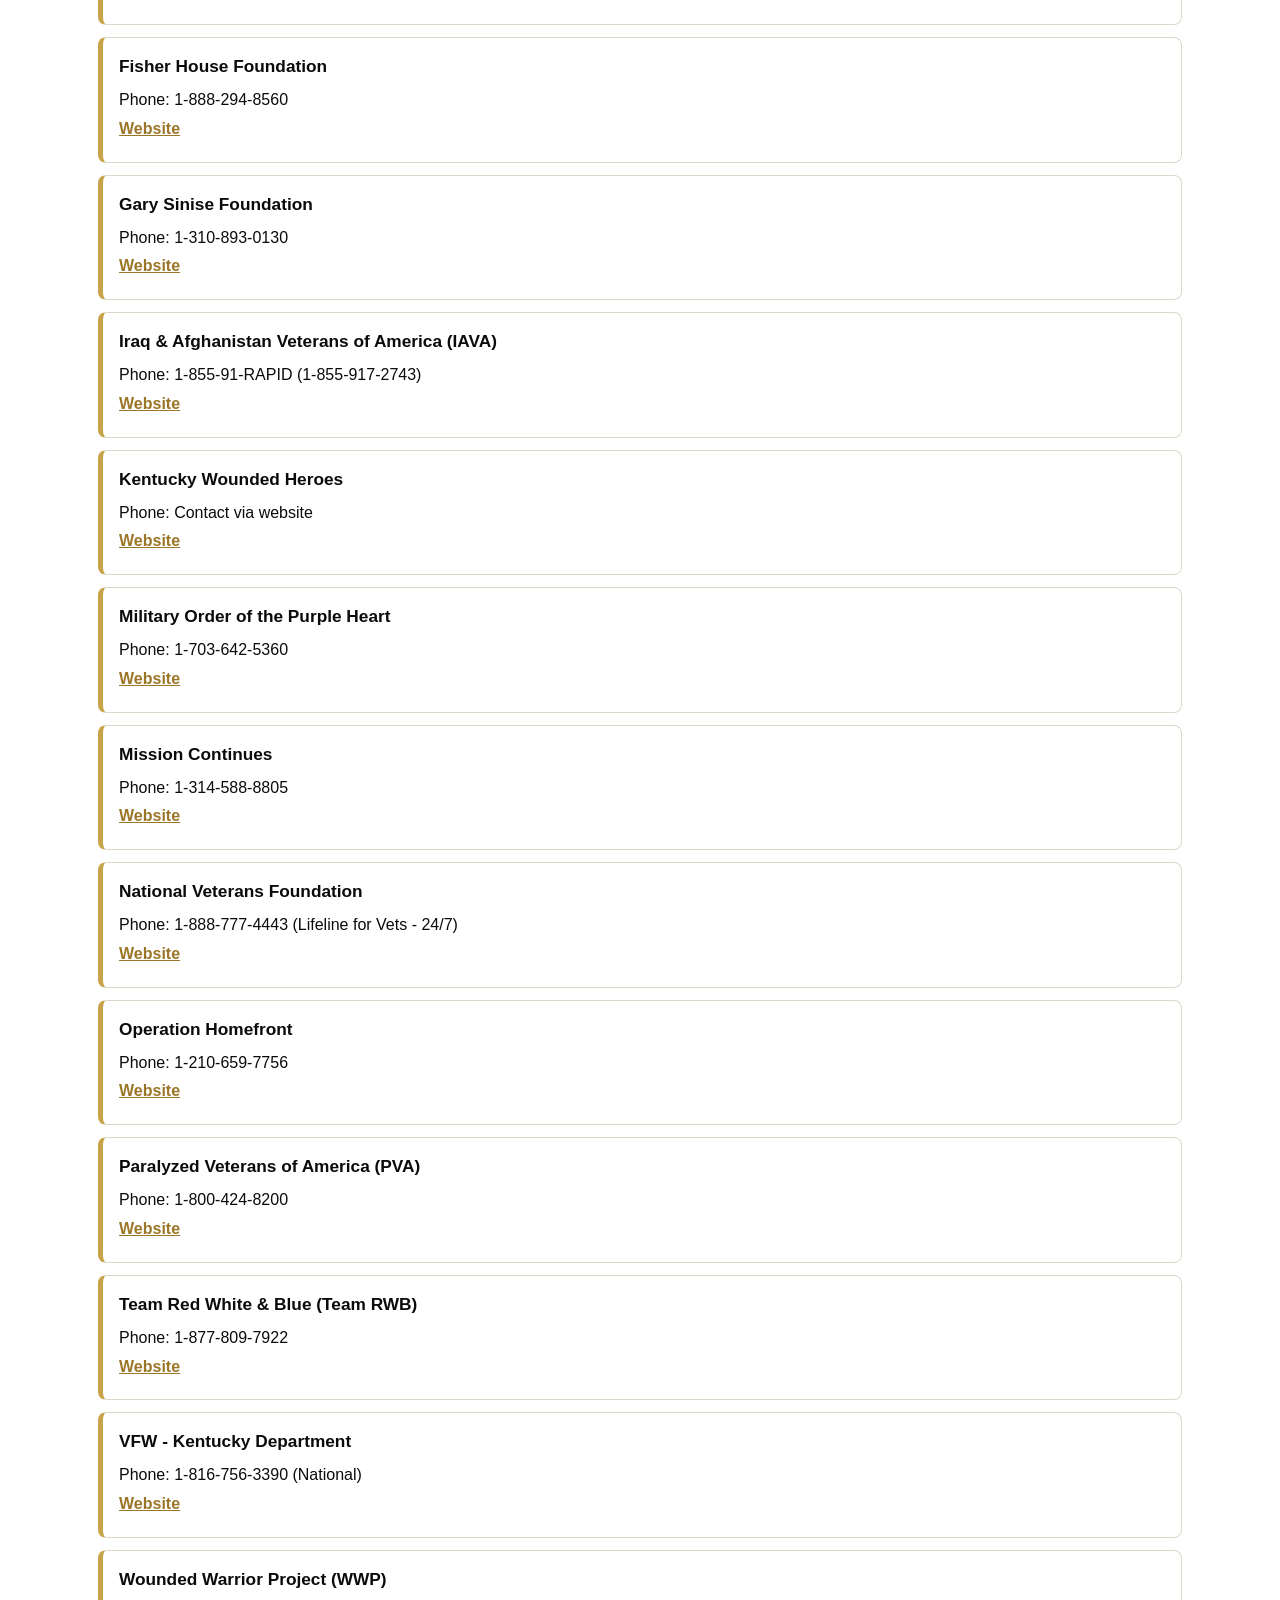
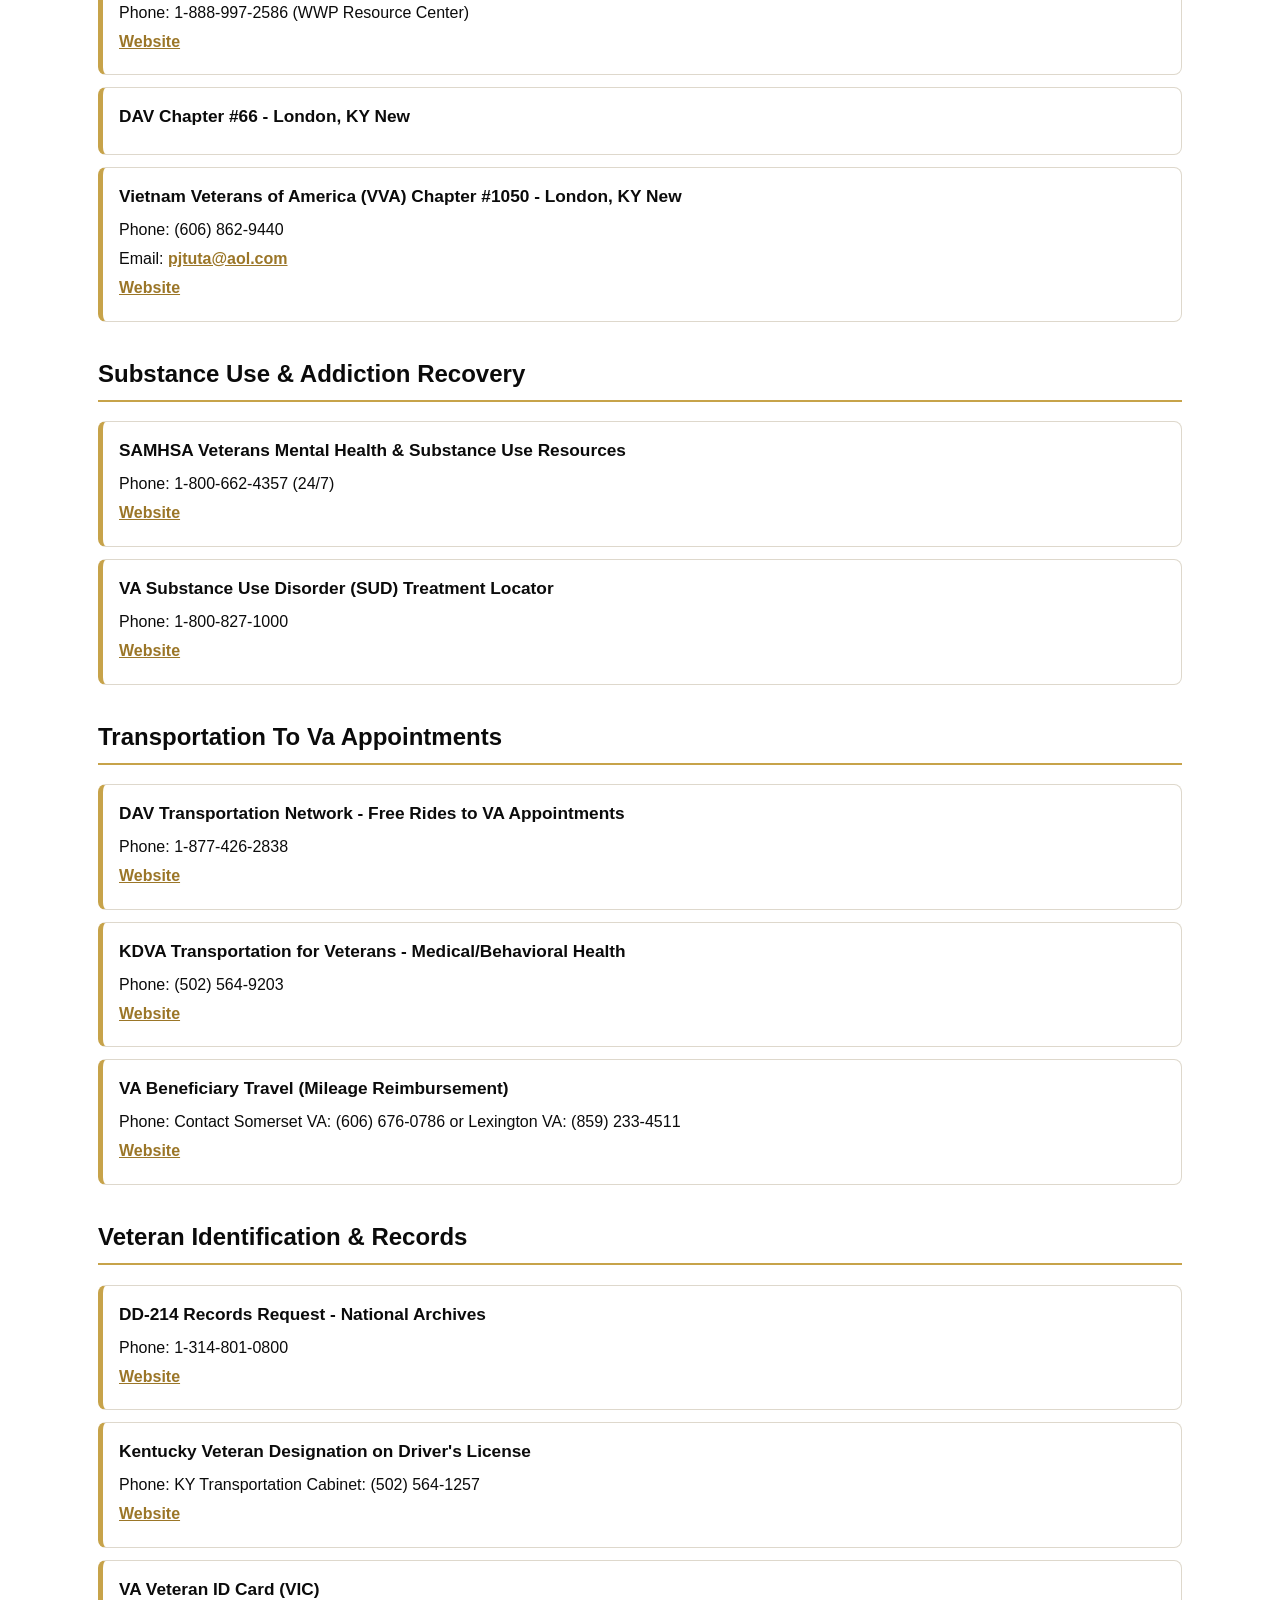
<file: veteran-resources.html>
<!doctype html><html lang="en"><head><meta charset="utf-8"><meta name="viewport" content="width=device-width,initial-scale=1"><title>Veteran Resources | Fort Reilly Foundation</title><style>:root{--black:#0b0b0b;--tan:#c7a34a;--tan-dark:#9b7628;--line:#ded8cc;--soft:#fbfaf7}*{box-sizing:border-box}html{scroll-behavior:smooth}body{margin:0;padding-top:74px;background:#fff;color:var(--black);font-family:Arial,Helvetica,sans-serif;line-height:1.5}a{color:var(--tan-dark);font-weight:800}.rail{position:fixed;top:0;left:0;right:0;z-index:50;display:grid;grid-template-columns:180px 1fr 320px;gap:12px;align-items:center;padding:12px 28px;background:#fff;border-bottom:3px solid var(--tan);box-shadow:0 8px 24px #0002}.donate{display:grid;place-items:center;min-height:44px;border-radius:7px;background:var(--tan);color:#000;border:1px solid var(--tan-dark);text-decoration:none;font-weight:900}.search{width:100%;min-height:44px;border:1px solid var(--line);border-radius:7px;padding:0 14px;font:inherit}.crisis{display:grid;grid-template-columns:1fr 1fr;border:1px solid #b4231840;border-radius:7px;overflow:hidden}.crisis a{display:grid;place-items:center;padding:6px;color:var(--tan-dark);text-align:center;text-decoration:none}.crisis span{display:block;color:#000;font-size:.7rem;text-transform:uppercase}header,main{max-width:1120px;margin:0 auto;padding:28px 18px}header{border-bottom:1px solid var(--line)}.eyebrow{color:var(--tan-dark);font-weight:900;text-transform:uppercase;letter-spacing:.08em}h1{font-size:clamp(2rem,5vw,4rem);line-height:1;margin:.25rem 0}.topic-links{display:flex;flex-wrap:wrap;gap:8px;margin-top:18px}.topic-links a{border:1px solid var(--line);border-radius:7px;padding:9px 11px;background:var(--soft);text-decoration:none}.resource-section{scroll-margin-top:92px;margin:0 0 34px}.resource-section>h2{border-bottom:2px solid var(--tan);padding-bottom:8px}.resource-card{border:1px solid var(--line);border-left:5px solid var(--tan);border-radius:8px;padding:16px;margin:12px 0;background:#fff}.resource-card h3{margin:0 0 8px;font-size:1.08rem}.resource-card p{margin:.3rem 0}.hidden{display:none!important}.count{font-weight:900;color:#555}@media(max-width:760px){body{padding-top:64px}.rail{display:flex;overflow-x:auto;padding:8px 10px;gap:8px}.donate{flex:0 0 82px}.search{flex:0 0 150px}.crisis{flex:0 0 180px}.crisis a{font-size:.78rem}}</style></head><body><nav class="rail"><a class="donate" href="/donate.html">Donate</a><input class="search" id="search" type="search" placeholder="Search Veteran Resources"><div class="crisis"><a href="tel:988"><span>Veterans Crisis Line</span>988 then Press 1</a><a href="https://www.veteranscrisisline.net/get-help-now/chat/" target="_blank" rel="noopener">Chat Online</a></div></nav><header><div class="eyebrow">Local | State | Federal Resources</div><h1>Veteran Resources</h1><p>London &amp; Laurel County, Kentucky. Clickable items are shown in Fort Reilly tan.</p><nav class="topic-links"><a href="#local-county-resources-laurel-county-ky">Local Resources</a><a href="#benefits-claims-assistance">Benefits</a><a href="#crisis-mental-health-suicide-prevention">Mental Health</a><a href="#homelessness-housing-assistance">Housing</a><a href="#employment-career-services">Employment</a><a href="#healthcare">Healthcare</a></nav></header><main><p class="count" id="count"></p><section class="resource-section" id="benefits-claims-assistance"><h2>Benefits &amp; Claims Assistance</h2><article class="resource-card"><h3>American Legion Post 16 - London, KY </h3><p>Phone: (502) 896-4734 (Legion Riders Director)</p><p><a href="https://americanlegionpost16.org" target="_blank" rel="noopener">Website</a></p></article><article class="resource-card"><h3>American Legion - National (Claims &amp; Benefits Assistance) </h3><p>Phone: 1-800-433-3318</p><p><a href="https://www.legion.org" target="_blank" rel="noopener">Website</a></p></article><article class="resource-card"><h3>DAV Chapter #66 - London, KY <span class="badge">New</span></h3><p>Phone: (606) 877-1308</p></article><article class="resource-card"><h3>DAV - Kentucky Department </h3><p>Phone: Contact DAV National: 1-877-426-2838</p><p><a href="https://davwebsites.dav.org/ky/" target="_blank" rel="noopener">Website</a></p></article><article class="resource-card"><h3>Disabled American Veterans (DAV) - National Headquarters </h3><p>Phone: 1-877-426-2838 (1-877-I AM A VET)</p><p><a href="https://www.dav.org" target="_blank" rel="noopener">Website</a></p></article><article class="resource-card"><h3>VFW Post 3302 - Laurel County Post, London, KY </h3><p>Phone: Contact VFW National: 1-816-756-3390</p><p><a href="https://www.vfw.org/find-a-post" target="_blank" rel="noopener">Website</a></p></article><article class="resource-card"><h3>VFW - National Headquarters </h3><p>Phone: 1-816-756-3390</p><p><a href="https://www.vfw.org" target="_blank" rel="noopener">Website</a></p></article><article class="resource-card"><h3>Joseph Trinetto, KDVA Benefits Representative - Region 13 (Laurel County) <span class="badge">New</span></h3><p>Phone: (606) 344-1003</p><p>Email: <a href="mailto:Joseph.trinetto@ky.gov">Joseph.trinetto@ky.gov</a></p></article><article class="resource-card"><h3>KDVA London Regional Office - Benefits Representative (Serving Laurel County) </h3><p>Phone: Contact KDVA main at (502) 564-9203</p><p><a href="https://veterans.ky.gov/Benefits/Pages/Your-Benefits-Representative.aspx" target="_blank" rel="noopener">Website</a></p></article><article class="resource-card"><h3>Kentucky Department of Veterans Affairs (KDVA) - Frankfort HQ </h3><p>Phone: (502) 564-9203 | Tuition Waiver: (502) 503-7911</p><p><a href="https://veterans.ky.gov" target="_blank" rel="noopener">Website</a></p></article><article class="resource-card"><h3>U.S. Department of Veterans Affairs (VA) - Main Benefits Line </h3><p>Phone: 1-800-827-1000 (Mon-Fri, 8AM-9PM ET)</p><p><a href="https://www.va.gov" target="_blank" rel="noopener">Website</a></p></article><article class="resource-card"><h3>VA Accredited Claims Agents &amp; Attorneys </h3><p>Phone: 1-800-827-1000</p><p><a href="https://www.va.gov/ogc/accreditation.asp" target="_blank" rel="noopener">Website</a></p></article><article class="resource-card"><h3>VA Benefits Online Application Portal (eBenefits / VA.gov) </h3><p>Phone: 1-800-827-1000</p><p><a href="https://www.va.gov/disability/" target="_blank" rel="noopener">Website</a></p></article><article class="resource-card"><h3>VA Veteran Readiness &amp; Employment (VR&amp;E / Chapter 31) </h3><p>Phone: 1-800-827-1000</p><p><a href="https://www.va.gov/careers-employment/vocational-rehabilitation/" target="_blank" rel="noopener">Website</a></p></article></section><section class="resource-section" id="burial-cemetery-benefits"><h2>Burial &amp; Cemetery Benefits</h2><article class="resource-card"><h3>Kentucky Veterans Cemetery - Central </h3><p>Phone: (270) 351-5115</p><p><a href="https://veterans.ky.gov/cemeteries" target="_blank" rel="noopener">Website</a></p></article><article class="resource-card"><h3>Kentucky Veterans Cemetery - North </h3><p>Phone: (859) 823-0720</p><p><a href="https://veterans.ky.gov/cemeteries" target="_blank" rel="noopener">Website</a></p></article><article class="resource-card"><h3>Kentucky Veterans Cemetery - Northeast </h3><p>Phone: (606) 929-5354</p><p><a href="https://veterans.ky.gov/cemeteries" target="_blank" rel="noopener">Website</a></p></article><article class="resource-card"><h3>Kentucky Veterans Cemetery - Southeast (Nearest to London, KY) </h3><p>Phone: (606) 672-2750</p><p><a href="https://veterans.ky.gov/cemeteries" target="_blank" rel="noopener">Website</a></p></article><article class="resource-card"><h3>Kentucky Veterans Cemetery - West </h3><p>Phone: (270) 889-6106</p><p><a href="https://veterans.ky.gov/cemeteries" target="_blank" rel="noopener">Website</a></p></article><article class="resource-card"><h3>National Cemetery Scheduling Office (VA Burial Benefits) </h3><p>Phone: 1-800-535-1117</p><p><a href="https://www.cem.va.gov" target="_blank" rel="noopener">Website</a></p></article><article class="resource-card"><h3>VA Burial Benefits - Funeral Expense Allowance </h3><p>Phone: 1-800-827-1000</p><p><a href="https://www.va.gov/burials-memorials/" target="_blank" rel="noopener">Website</a></p></article></section><section class="resource-section" id="crisis-mental-health-suicide-prevention"><h2>Crisis, Mental Health &amp; Suicide Prevention</h2><article class="resource-card"><h3>Hazard VA Community Clinic - Mental Health Services </h3><p>Phone: Contact Lexington VA: (859) 233-4511</p><p><a href="https://www.va.gov/lexington-health-care/locations/hazard-va-clinic/" target="_blank" rel="noopener">Website</a></p></article><article class="resource-card"><h3>Lexington VA Health Care System - Mental Health (Full Services) </h3><p>Phone: (859) 233-4511</p><p><a href="https://www.va.gov/lexington-health-care/health-services/" target="_blank" rel="noopener">Website</a></p></article><article class="resource-card"><h3>Lexington VA Vet Center - London Community Access Point <span class="badge">New</span></h3><p>Phone: (859) 253-0717 (call main number for London access point appointments)</p><p><a href="https://www.va.gov/lexington-vet-center/locations/" target="_blank" rel="noopener">Website</a></p></article><article class="resource-card"><h3>Somerset VA Community Clinic - Mental Health Services (Nearest CBOC to London) </h3><p>Phone: (606) 676-0786</p><p><a href="https://www.va.gov/lexington-health-care/locations/somerset-va-clinic/" target="_blank" rel="noopener">Website</a></p></article><article class="resource-card"><h3>National Center for PTSD </h3><p>Phone: No direct phone; use VA main: 1-800-827-1000</p><p><a href="https://www.ptsd.va.gov" target="_blank" rel="noopener">Website</a></p></article><article class="resource-card"><h3>VA Make the Connection (Stories &amp; Resources) </h3><p>Phone: 1-800-827-1000</p><p><a href="https://www.maketheconnection.net" target="_blank" rel="noopener">Website</a></p></article><article class="resource-card"><h3>VA Mental Health Services - General Information </h3><p>Phone: 1-877-222-8387 (Mon-Fri, 8AM-8PM ET)</p><p><a href="https://www.va.gov/health-care/health-needs-conditions/mental-health/" target="_blank" rel="noopener">Website</a></p></article><article class="resource-card"><h3>SAMHSA National Helpline (Substance Abuse &amp; Mental Health) </h3><p>Phone: 1-800-662-4357 (1-800-662-HELP) - 24/7, free, confidential</p><p><a href="https://www.samhsa.gov/find-help/national-helpline" target="_blank" rel="noopener">Website</a></p></article><article class="resource-card"><h3>Veterans Crisis Line - HIGHEST PRIORITY </h3><p>Phone: CALL or TEXT 988, then Press 1 | TTY: 711 | Chat: VeteransCrisisLine.net</p><p><a href="https://www.veteranscrisisline.net" target="_blank" rel="noopener">Website</a></p></article></section><section class="resource-section" id="education-benefits"><h2>Education Benefits</h2><article class="resource-card"><h3>(All original entries sorted A-Z - no new additions in this section) </h3></article><article class="resource-card"><h3>Fry Scholarship (Children of Fallen Service Members) </h3><p>Phone: 1-888-442-4551</p><p><a href="https://www.va.gov/education/survivor-dependent-education-assistance/" target="_blank" rel="noopener">Website</a></p></article><article class="resource-card"><h3>GI Bill (Post-9/11 - Chapter 33) </h3><p>Phone: 1-888-442-4551 (1-888-GIBILL1)</p><p><a href="https://www.va.gov/education/about-gi-bill-benefits/post-9-11/" target="_blank" rel="noopener">Website</a></p></article><article class="resource-card"><h3>Kentucky Dependent Tuition Waiver - KDVA </h3><p>Phone: (502) 503-7911 | Email: <a href="mailto:kdva.tuitionwaiver@ky.gov">kdva.tuitionwaiver@ky.gov</a></p><p>Email: <a href="mailto:kdva.tuitionwaiver@ky.gov">kdva.tuitionwaiver@ky.gov</a></p><p><a href="https://veterans.ky.gov/Benefits/Pages/Education-for-Veterans-in-Kentucky.aspx" target="_blank" rel="noopener">Website</a></p></article><article class="resource-card"><h3>Kentucky National Guard Tuition Award Program </h3><p>Phone: (502) 564-9203</p><p><a href="https://veterans.ky.gov" target="_blank" rel="noopener">Website</a></p></article><article class="resource-card"><h3>Montgomery GI Bill - Active Duty (Chapter 30) </h3><p>Phone: 1-888-442-4551</p><p><a href="https://www.va.gov/education/about-gi-bill-benefits/montgomery-active-duty/" target="_blank" rel="noopener">Website</a></p></article><article class="resource-card"><h3>Southeast Kentucky Community &amp; Technical College (SKCTCS) - London Campus </h3><p>Phone: (606) 248-2112</p><p><a href="https://kctcs.edu/education-training/military-veterans/" target="_blank" rel="noopener">Website</a></p></article><article class="resource-card"><h3>VA Survivor &amp; Dependent Educational Assistance (Chapter 35) </h3><p>Phone: 1-888-442-4551</p><p><a href="https://www.va.gov/education/survivor-dependent-education-assistance/" target="_blank" rel="noopener">Website</a></p></article><article class="resource-card"><h3>VA Veteran Readiness &amp; Employment (Chapter 31 / VR&amp;E) </h3><p>Phone: 1-800-827-1000</p><p><a href="https://www.va.gov/careers-employment/vocational-rehabilitation/" target="_blank" rel="noopener">Website</a></p></article></section><section class="resource-section" id="employment-career-services"><h2>Employment &amp; Career Services</h2><article class="resource-card"><h3>American Job Center / CareerOneStop (Federal) </h3><p>Phone: 1-877-872-5627</p><p><a href="https://www.careeronestop.org/Veterans/" target="_blank" rel="noopener">Website</a></p></article><article class="resource-card"><h3>FedHireVets - Federal Government Veterans Employment </h3><p>Phone: Contact OPM: 1-202-606-1800</p><p><a href="https://www.fedshirevets.gov" target="_blank" rel="noopener">Website</a></p></article><article class="resource-card"><h3>Hire Heroes USA (National Nonprofit, Free) </h3><p>Phone: 1-844-634-1520</p><p><a href="https://www.hireheroesusa.org" target="_blank" rel="noopener">Website</a></p></article><article class="resource-card"><h3>My Next Move for Veterans (DOL) </h3><p>Phone: Contact CareerOneStop: 1-877-872-5627</p><p><a href="https://www.mynextmove.org/vets/" target="_blank" rel="noopener">Website</a></p></article><article class="resource-card"><h3>Kentucky Career Center - Laurel County (Local Office) <span class="badge">New</span></h3><p>Phone: (606) 330-2115</p><p><a href="https://kcc.ky.gov/veterans/" target="_blank" rel="noopener">Website</a></p></article><article class="resource-card"><h3>Kentucky Career Center - Veterans Employment Services </h3><p>Phone: Statewide: 1-877-872-5627</p><p><a href="https://kcc.ky.gov/veterans/" target="_blank" rel="noopener">Website</a></p></article><article class="resource-card"><h3>KY VALOR - Kentucky Veterans Accelerated Learning for Occupational Readiness </h3><p>Phone: (502) 564-9203</p><p><a href="https://kcc.ky.gov/veterans/" target="_blank" rel="noopener">Website</a></p></article></section><section class="resource-section" id="financial-assistance-benefits"><h2>Financial Assistance &amp; Benefits</h2><article class="resource-card"><h3>(All original entries sorted A-Z - no new additions) </h3></article><article class="resource-card"><h3>Dependency &amp; Indemnity Compensation (DIC) - Survivors </h3><p>Phone: 1-800-827-1000</p><p><a href="https://www.va.gov/disability/dependency-indemnity-compensation/" target="_blank" rel="noopener">Website</a></p></article><article class="resource-card"><h3>Kentucky Disabled Veterans Sportsman License </h3><p>Phone: KY Dept. of Fish &amp; Wildlife: 1-800-858-1549</p><p><a href="https://fw.ky.gov" target="_blank" rel="noopener">Website</a></p></article><article class="resource-card"><h3>Kentucky Homeless Veterans Grant Program - KDVA </h3><p>Phone: Email: <a href="mailto:kdvafinancialassist@ky.gov">kdvafinancialassist@ky.gov</a> | (502) 564-9203</p><p>Email: <a href="mailto:kdvafinancialassist@ky.gov">kdvafinancialassist@ky.gov</a></p><p><a href="https://veterans.ky.gov" target="_blank" rel="noopener">Website</a></p></article><article class="resource-card"><h3>Kentucky Military Retirement Income Tax Exclusion </h3><p>Phone: KY Dept. of Revenue: (502) 564-4581</p><p><a href="https://revenue.ky.gov" target="_blank" rel="noopener">Website</a></p></article><article class="resource-card"><h3>Kentucky Property Tax Homestead Exemption - Disabled Veterans </h3><p>Phone: Laurel County PVA: (606) 864-2889</p><p><a href="https://revenue.ky.gov/Property/Residential-Farm-Commercial-Property/Pages/Homestead-Exemption.aspx" target="_blank" rel="noopener">Website</a></p></article><article class="resource-card"><h3>VA Aid &amp; Attendance / Housebound Benefits </h3><p>Phone: 1-800-827-1000</p><p><a href="https://www.va.gov/pension/aid-attendance-housebound/" target="_blank" rel="noopener">Website</a></p></article><article class="resource-card"><h3>VA Disability Compensation </h3><p>Phone: 1-800-827-1000</p><p><a href="https://www.va.gov/disability/" target="_blank" rel="noopener">Website</a></p></article><article class="resource-card"><h3>VA Life Insurance Programs (SGLI, VGLI, S-DVI) </h3><p>Phone: 1-800-419-1473</p><p><a href="https://www.va.gov/life-insurance/" target="_blank" rel="noopener">Website</a></p></article><article class="resource-card"><h3>VA Pension (Non-Service-Connected) </h3><p>Phone: 1-800-827-1000</p><p><a href="https://www.va.gov/pension/" target="_blank" rel="noopener">Website</a></p></article></section><section class="resource-section" id="healthcare"><h2>Healthcare</h2><article class="resource-card"><h3>(Unchanged) </h3></article><article class="resource-card"><h3>VA Health Care Enrollment </h3><p>Phone: 1-877-222-8387 | Apply online at VA.gov</p><p><a href="https://www.va.gov/health-care/apply/application/" target="_blank" rel="noopener">Website</a></p></article><article class="resource-card"><h3>Hazard VA Community Based Outpatient Clinic (CBOC) - Recently Expanded (May 2026) (UPDATED) </h3><p>Phone: Contact Lexington VA: (859) 233-4511</p><p><a href="https://www.va.gov/lexington-health-care/locations/hazard-va-clinic/" target="_blank" rel="noopener">Website</a></p></article><article class="resource-card"><h3>Lexington VA Health Care System - Franklin R. Sousley Campus </h3><p>Phone: (859) 233-4511</p><p><a href="https://www.va.gov/lexington-health-care/" target="_blank" rel="noopener">Website</a></p></article><article class="resource-card"><h3>Lexington VA Health Care System - Troy Bowling Campus (Full Medical Center) </h3><p>Phone: (859) 233-4511</p><p><a href="https://www.va.gov/lexington-health-care/" target="_blank" rel="noopener">Website</a></p></article><article class="resource-card"><h3>Somerset VA Community Based Outpatient Clinic (CBOC) - NEAREST to London </h3><p>Phone: (606) 676-0786</p><p><a href="https://www.va.gov/lexington-health-care/locations/somerset-va-clinic/" target="_blank" rel="noopener">Website</a></p></article><article class="resource-card"><h3>Paul E. Patton Eastern Kentucky Veterans Center (Hazard) <span class="badge">New</span></h3><p>Phone: (606) 435-6196</p><p><a href="https://veterans.ky.gov/Veterans-Centers/Eastern-Kentucky/Pages/default.aspx" target="_blank" rel="noopener">Website</a></p></article><article class="resource-card"><h3>Thomson-Hood Veterans Center (Nearest State Veterans Nursing Home) </h3><p>Phone: (859) 858-2814</p><p><a href="https://veterans.ky.gov/Veterans-Centers/" target="_blank" rel="noopener">Website</a></p></article><article class="resource-card"><h3>VA Caregiver Support Program </h3><p>Phone: 1-855-260-3274</p><p><a href="https://www.caregiver.va.gov" target="_blank" rel="noopener">Website</a></p></article><article class="resource-card"><h3>VA Community Care Network (Outside VA Network) </h3><p>Phone: 1-866-606-8198</p><p><a href="https://www.va.gov/communitycare/" target="_blank" rel="noopener">Website</a></p></article><article class="resource-card"><h3>VA Substance Use Disorder (SUD) Treatment </h3><p>Phone: 1-800-827-1000 | SAMHSA: 1-800-662-4357</p><p><a href="https://www.va.gov/health-care/health-needs-conditions/substance-use-problems/" target="_blank" rel="noopener">Website</a></p></article><article class="resource-card"><h3>VA Women Veterans Program </h3><p>Phone: 1-855-829-6636</p><p><a href="https://www.va.gov/womenvet/" target="_blank" rel="noopener">Website</a></p></article></section><section class="resource-section" id="homelessness-housing-assistance"><h2>Homelessness &amp; Housing Assistance</h2><article class="resource-card"><h3>(All original entries sorted A-Z - no new additions) </h3></article><article class="resource-card"><h3>Health Care for Homeless Veterans (HCHV) - VA </h3><p>Phone: 1-877-424-3838</p><p><a href="https://www.va.gov/homeless/hchv.asp" target="_blank" rel="noopener">Website</a></p></article><article class="resource-card"><h3>HUD-VASH (HUD-VA Supportive Housing) Program </h3><p>Phone: 1-877-424-3838</p><p><a href="https://www.hud.gov/helping-americans/housing-choice-vouchers-homeless-veterans" target="_blank" rel="noopener">Website</a></p></article><article class="resource-card"><h3>Kentucky Housing Corporation (KHC) - VETT Program </h3><p>Phone: (502) 564-7630 | 1-800-633-8896</p><p><a href="https://www.kyhousing.org/Programs/Pages/Veterans-Programs.aspx" target="_blank" rel="noopener">Website</a></p></article><article class="resource-card"><h3>Kentucky River Foothills Development Council - SSVF (Serves Laurel County) </h3><p>Phone: (859) 408-7017</p><p><a href="https://foothillscap.org/programs/supportive-services-for-veteran-families/" target="_blank" rel="noopener">Website</a></p></article><article class="resource-card"><h3>National Call Center for Homeless Veterans - VA </h3><p>Phone: 1-877-424-3838 (24/7)</p><p><a href="https://www.va.gov/homeless/" target="_blank" rel="noopener">Website</a></p></article><article class="resource-card"><h3>VA Home Loan Program </h3><p>Phone: 1-877-827-3702</p><p><a href="https://www.va.gov/housing-assistance/home-loans/" target="_blank" rel="noopener">Website</a></p></article><article class="resource-card"><h3>VA Specially Adapted Housing (SAH) Grant </h3><p>Phone: 1-800-827-1000</p><p><a href="https://www.va.gov/housing-assistance/disability-housing-grants/" target="_blank" rel="noopener">Website</a></p></article><article class="resource-card"><h3>VA Supportive Services for Veteran Families (SSVF) - National </h3><p>Phone: 1-877-424-3838</p><p><a href="https://www.va.gov/homeless/ssvf/" target="_blank" rel="noopener">Website</a></p></article><article class="resource-card"><h3>Volunteers of America (VOA) Mid-States - SSVF Kentucky </h3><p>Phone: (859) 254-3469 | Louisville: (502) 384-0868</p><p><a href="https://www.voamid.org/locations/supportive-services-for-veterans-and-families-program-kentucky/" target="_blank" rel="noopener">Website</a></p></article></section><section class="resource-section" id="legal-services"><h2>Legal Services</h2><article class="resource-card"><h3>(All original entries sorted A-Z - no new additions) </h3></article><article class="resource-card"><h3>Kentucky Office of Veteran Legal Services - KDVA </h3><p>Phone: (502) 564-9203</p><p><a href="https://veterans.ky.gov" target="_blank" rel="noopener">Website</a></p></article><article class="resource-card"><h3>Legal Aid of the Bluegrass (Serves Laurel County) </h3><p>Phone: (859) 278-3551 | 1-800-928-4556</p><p><a href="https://lablaw.org" target="_blank" rel="noopener">Website</a></p></article><article class="resource-card"><h3>VA Accredited Claims Agents &amp; Attorneys </h3><p>Phone: 1-800-827-1000</p><p><a href="https://www.va.gov/ogc/accreditation.asp" target="_blank" rel="noopener">Website</a></p></article></section><section class="resource-section" id="special-programs-national-nonprofit-organizations"><h2>Special Programs &amp; National Nonprofit Organizations</h2><article class="resource-card"><h3>American Red Cross Military &amp; Veteran Caregiver Network </h3><p>Phone: 1-877-272-7337</p><p><a href="https://www.redcross.org/get-help/military-families.html" target="_blank" rel="noopener">Website</a></p></article><article class="resource-card"><h3>AMVETS (American Veterans) </h3><p>Phone: 1-877-726-8387</p><p><a href="https://www.amvets.org" target="_blank" rel="noopener">Website</a></p></article><article class="resource-card"><h3>Canine Companions for Independence (Service Dogs for Veterans) </h3><p>Phone: 1-800-572-2275</p><p><a href="https://caninecompanions.org" target="_blank" rel="noopener">Website</a></p></article><article class="resource-card"><h3>DAV (Disabled American Veterans) - Transportation Network </h3><p>Phone: 1-877-426-2838</p><p><a href="https://www.dav.org/veterans/request-a-ride/" target="_blank" rel="noopener">Website</a></p></article><article class="resource-card"><h3>Fisher House Foundation </h3><p>Phone: 1-888-294-8560</p><p><a href="https://www.fisherhouse.org" target="_blank" rel="noopener">Website</a></p></article><article class="resource-card"><h3>Gary Sinise Foundation </h3><p>Phone: 1-310-893-0130</p><p><a href="https://www.garysinisefoundation.org" target="_blank" rel="noopener">Website</a></p></article><article class="resource-card"><h3>Iraq &amp; Afghanistan Veterans of America (IAVA) </h3><p>Phone: 1-855-91-RAPID (1-855-917-2743)</p><p><a href="https://iava.org" target="_blank" rel="noopener">Website</a></p></article><article class="resource-card"><h3>Kentucky Wounded Heroes </h3><p>Phone: Contact via website</p><p><a href="https://kentuckywoundedheroes.net" target="_blank" rel="noopener">Website</a></p></article><article class="resource-card"><h3>Military Order of the Purple Heart </h3><p>Phone: 1-703-642-5360</p><p><a href="https://www.purpleheart.org" target="_blank" rel="noopener">Website</a></p></article><article class="resource-card"><h3>Mission Continues </h3><p>Phone: 1-314-588-8805</p><p><a href="https://missioncontinues.org" target="_blank" rel="noopener">Website</a></p></article><article class="resource-card"><h3>National Veterans Foundation </h3><p>Phone: 1-888-777-4443 (Lifeline for Vets - 24/7)</p><p><a href="https://nvf.org" target="_blank" rel="noopener">Website</a></p></article><article class="resource-card"><h3>Operation Homefront </h3><p>Phone: 1-210-659-7756</p><p><a href="https://www.operationhomefront.org" target="_blank" rel="noopener">Website</a></p></article><article class="resource-card"><h3>Paralyzed Veterans of America (PVA) </h3><p>Phone: 1-800-424-8200</p><p><a href="https://www.pva.org" target="_blank" rel="noopener">Website</a></p></article><article class="resource-card"><h3>Team Red White &amp; Blue (Team RWB) </h3><p>Phone: 1-877-809-7922</p><p><a href="https://www.teamrwb.org" target="_blank" rel="noopener">Website</a></p></article><article class="resource-card"><h3>VFW - Kentucky Department </h3><p>Phone: 1-816-756-3390 (National)</p><p><a href="https://www.vfw.org" target="_blank" rel="noopener">Website</a></p></article><article class="resource-card"><h3>Wounded Warrior Project (WWP) </h3><p>Phone: 1-888-997-2586 (WWP Resource Center)</p><p><a href="https://www.woundedwarriorproject.org" target="_blank" rel="noopener">Website</a></p></article><article class="resource-card"><h3>DAV Chapter #66 - London, KY <span class="badge">New</span></h3></article><article class="resource-card"><h3>Vietnam Veterans of America (VVA) Chapter #1050 - London, KY <span class="badge">New</span></h3><p>Phone: (606) 862-9440</p><p>Email: <a href="mailto:pjtuta@aol.com">pjtuta@aol.com</a></p><p><a href="https://vva.org/chapter/vva-chapter-1050/" target="_blank" rel="noopener">Website</a></p></article></section><section class="resource-section" id="substance-use-addiction-recovery"><h2>Substance Use &amp; Addiction Recovery</h2><article class="resource-card"><h3>SAMHSA Veterans Mental Health &amp; Substance Use Resources </h3><p>Phone: 1-800-662-4357 (24/7)</p><p><a href="https://www.samhsa.gov/find-support/how-to-cope/veterans" target="_blank" rel="noopener">Website</a></p></article><article class="resource-card"><h3>VA Substance Use Disorder (SUD) Treatment Locator </h3><p>Phone: 1-800-827-1000</p><p><a href="https://www.va.gov/health-care/health-needs-conditions/substance-use-problems/" target="_blank" rel="noopener">Website</a></p></article></section><section class="resource-section" id="transportation-to-va-appointments"><h2>Transportation To Va Appointments</h2><article class="resource-card"><h3>DAV Transportation Network - Free Rides to VA Appointments </h3><p>Phone: 1-877-426-2838</p><p><a href="https://www.dav.org/veterans/request-a-ride/" target="_blank" rel="noopener">Website</a></p></article><article class="resource-card"><h3>KDVA Transportation for Veterans - Medical/Behavioral Health </h3><p>Phone: (502) 564-9203</p><p><a href="https://veterans.ky.gov" target="_blank" rel="noopener">Website</a></p></article><article class="resource-card"><h3>VA Beneficiary Travel (Mileage Reimbursement) </h3><p>Phone: Contact Somerset VA: (606) 676-0786 or Lexington VA: (859) 233-4511</p><p><a href="https://www.va.gov/health-care/get-reimbursed-for-travel-pay/" target="_blank" rel="noopener">Website</a></p></article></section><section class="resource-section" id="veteran-identification-records"><h2>Veteran Identification &amp; Records</h2><article class="resource-card"><h3>DD-214 Records Request - National Archives </h3><p>Phone: 1-314-801-0800</p><p><a href="https://www.archives.gov/veterans/military-service-records" target="_blank" rel="noopener">Website</a></p></article><article class="resource-card"><h3>Kentucky Veteran Designation on Driver's License </h3><p>Phone: KY Transportation Cabinet: (502) 564-1257</p><p><a href="https://transportation.ky.gov" target="_blank" rel="noopener">Website</a></p></article><article class="resource-card"><h3>VA Veteran ID Card (VIC) </h3><p>Phone: 1-800-827-1000</p><p><a href="https://www.va.gov/records/get-veteran-id-cards/vic/" target="_blank" rel="noopener">Website</a></p></article></section><section class="resource-section" id="women-veterans-resources"><h2>Women Veterans Resources</h2><article class="resource-card"><h3>KDVA Women Veterans Programs </h3><p>Phone: (502) 564-9203</p><p><a href="https://veterans.ky.gov" target="_blank" rel="noopener">Website</a></p></article><article class="resource-card"><h3>VA Military Sexual Trauma (MST) Counseling </h3><p>Phone: 1-800-827-1000</p><p><a href="https://www.va.gov/health-care/health-needs-conditions/military-sexual-trauma/" target="_blank" rel="noopener">Website</a></p></article><article class="resource-card"><h3>VA Women Veterans Call Center </h3><p>Phone: 1-855-829-6636 (Mon-Fri, 8AM-10PM | Sat 8AM-6:30PM ET)</p><p><a href="https://www.va.gov/womenvet/" target="_blank" rel="noopener">Website</a></p></article></section><section class="resource-section" id="local-county-resources-laurel-county-ky"><h2>Local &amp; County Resources - Laurel County, Ky</h2><article class="resource-card"><h3>Big Sandy Area Community Action Program (BIGSANDY CAP) </h3><p>Phone: (606) 886-2374</p></article><article class="resource-card"><h3>END OF COMPLETE GUIDE </h3></article><article class="resource-card"><h3>Laurel County Judge-Executive's Office </h3><p>Phone: (606) 864-5158</p><p><a href="https://www.laurelcounty.org" target="_blank" rel="noopener">Website</a></p></article><article class="resource-card"><h3>Laurel County Public Library </h3><p>Phone: (606) 864-5759</p><p><a href="https://laurellibrary.org" target="_blank" rel="noopener">Website</a></p></article><article class="resource-card"><h3>QUICK REFERENCE - MOST IMPORTANT PHONE NUMBERS (Updated May 2026) </h3></article><article class="resource-card"><h3>This document contains every single resource discussed or added today in one complete, alphabetical-within-section format. </h3></article><article class="resource-card"><h3>United Way of Laurel County / 211 Helpline </h3><p>Phone: Dial 2-1-1</p><p><a href="https://uwbg211.org" target="_blank" rel="noopener">Website</a></p></article></section></main><script>const cards=[...document.querySelectorAll(".resource-card")],count=document.getElementById("count"),search=document.getElementById("search");function f(){const q=search.value.trim().toLowerCase();let n=0;cards.forEach(c=>{const show=!q||c.innerText.toLowerCase().includes(q);c.classList.toggle("hidden",!show);if(show)n++});document.querySelectorAll(".resource-section").forEach(s=>s.classList.toggle("hidden",![...s.querySelectorAll(".resource-card")].some(c=>!c.classList.contains("hidden"))));count.textContent=n+" resources shown"}search.addEventListener("input",f);f();</script></body></html>
</file>
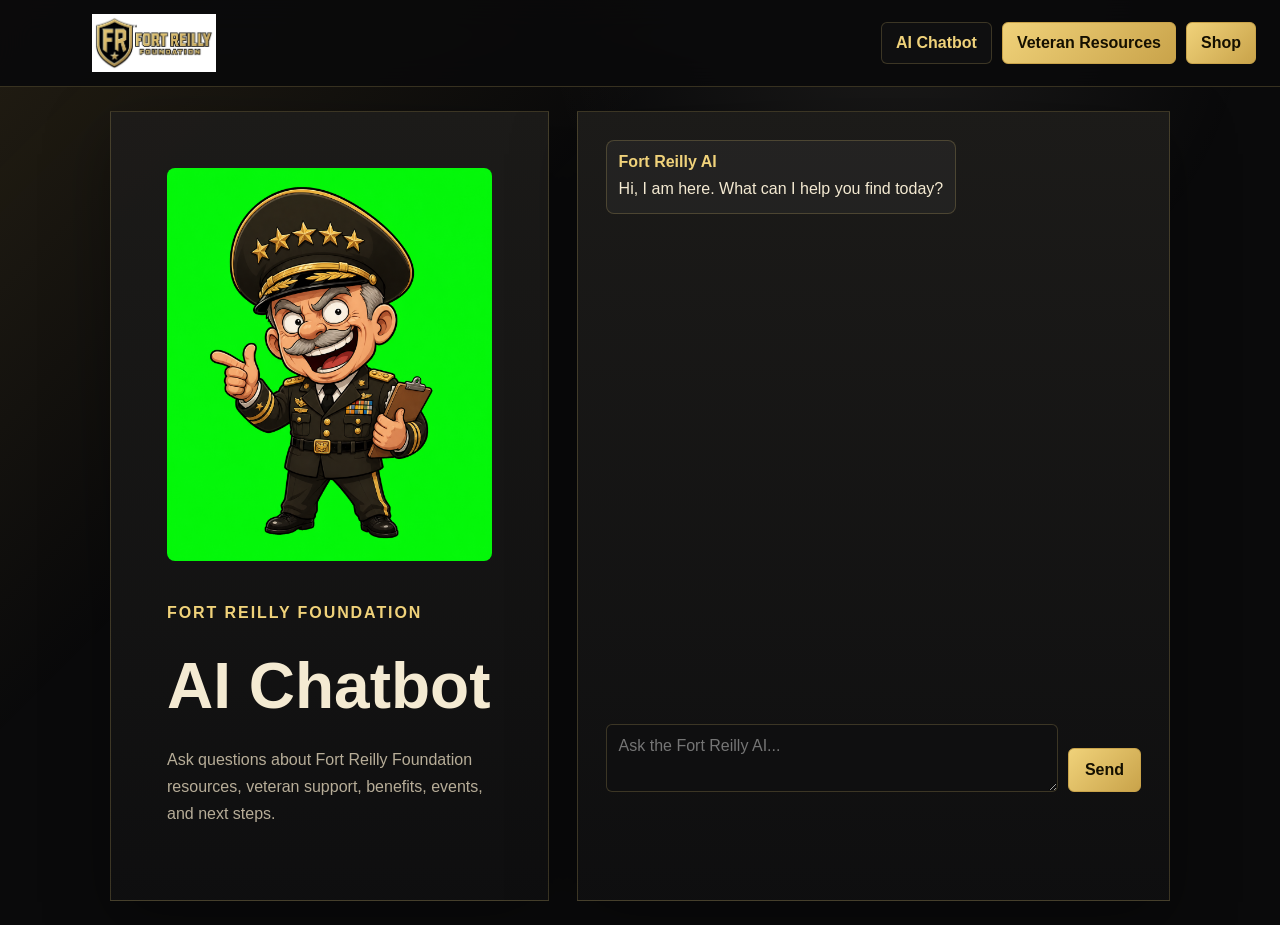
<file: frontend/admin.html>
<!doctype html>
<html lang="en">
  <head>
    <meta charset="utf-8">
    <meta name="viewport" content="width=device-width, initial-scale=1">
    <title>Admin | Fort Reilly Foundation Chat</title>
    <link rel="stylesheet" href="css/style.css">
  </head>
  <body class="admin-page">
    <header class="topbar">
      <div class="brand-lockup">
        <div class="trivia-logo trivia-logo-small" aria-label="Mandatory Trivia">
          <span class="trivia-logo-top">Mandatory</span>
          <strong>Trivia</strong>
        </div>
        <span>Admin Panel</span>
      </div>
      <nav>
        <a class="nav-link" href="chat.html">Chat</a>
        <button id="logoutBtn" class="ghost-btn" type="button">Sign out</button>
      </nav>
    </header>

    <main class="admin-grid">
      <section class="admin-section">
        <h1>Rooms</h1>
        <form id="roomForm" class="stack-form">
          <input type="hidden" name="roomId">
          <label>Name <input name="name" required></label>
          <label>Slug <input name="slug"></label>
          <label>Topic <input name="topic" maxlength="180"></label>
          <label>Description <textarea name="description" maxlength="800"></textarea></label>
          <label class="check-row"><input name="isPrivate" type="checkbox"> Private room</label>
          <label class="check-row"><input name="locked" type="checkbox"> Locked room</label>
          <div class="form-actions">
            <button class="primary-btn" type="submit">Save room</button>
            <button id="resetRoomForm" class="ghost-btn" type="button">New</button>
          </div>
        </form>
        <div id="adminRooms" class="admin-list"></div>
      </section>

      <section class="admin-section">
        <h1>Users</h1>
        <div id="adminUsers" class="admin-list"></div>
      </section>

      <section class="admin-section wide">
        <h1>Recent Messages</h1>
        <div id="adminMessages" class="admin-list"></div>
      </section>
    </main>

    <script src="js/admin.js"></script>
  </body>
</html>
</file>
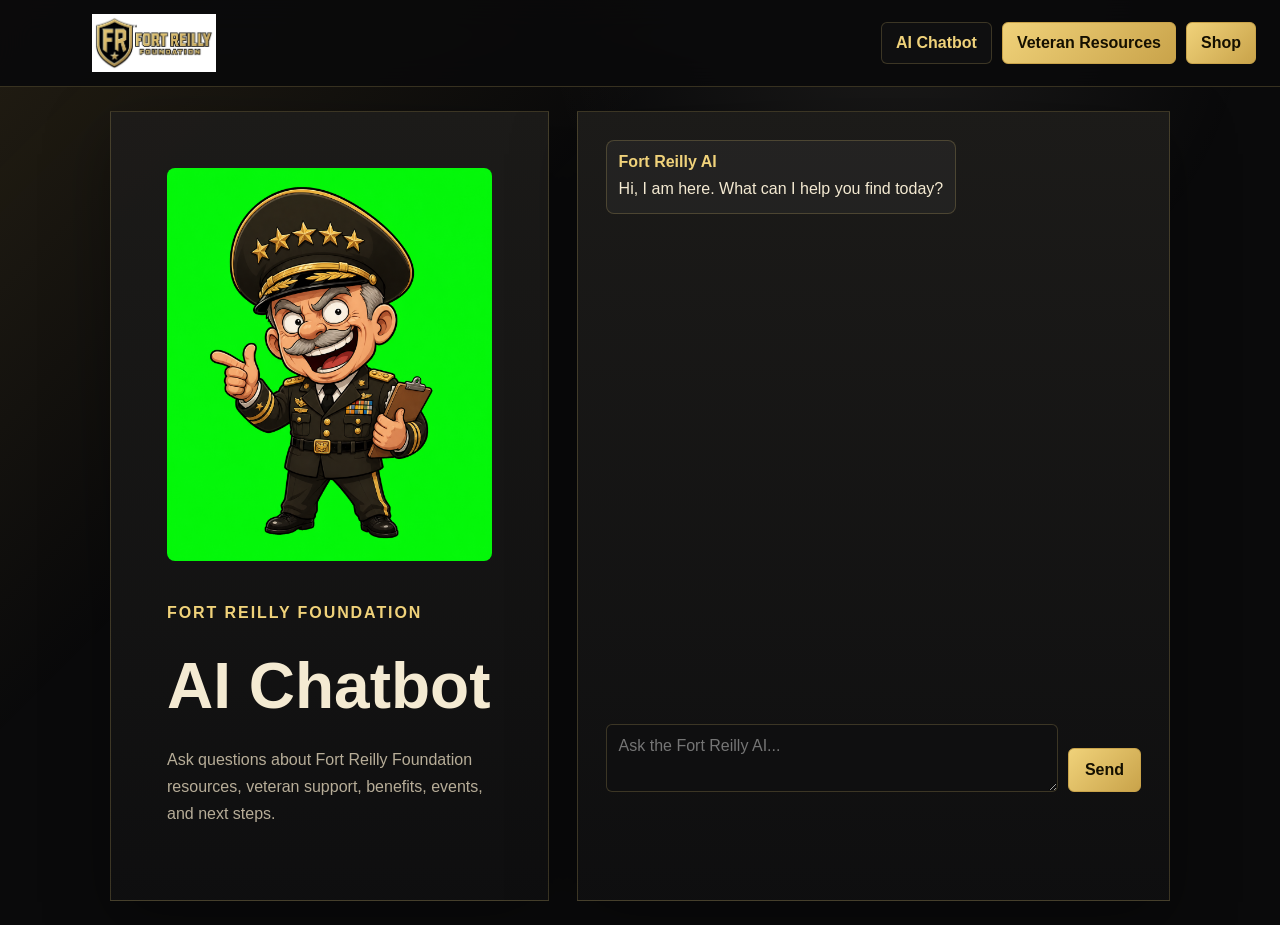
<file: frontend/chat.html>
<!doctype html>
<html lang="en">
  <head>
    <meta charset="utf-8">
    <meta name="viewport" content="width=device-width, initial-scale=1">
    <title>Chat | Fort Reilly Foundation</title>
    <link rel="stylesheet" href="css/style.css">
  </head>
  <body class="chat-page">
    <header class="topbar">
      <div class="brand-lockup">
        <div class="trivia-logo trivia-logo-small" aria-label="Mandatory Trivia">
          <span class="trivia-logo-top">Mandatory</span>
          <strong>Trivia</strong>
        </div>
        <span>Fort Reilly Foundation Chat</span>
      </div>
      <nav>
        <a id="adminLink" class="nav-link hidden" href="admin.html">Admin</a>
        <button id="logoutBtn" class="ghost-btn" type="button">Sign out</button>
      </nav>
    </header>

    <main class="chat-layout">
      <aside class="sidebar">
        <h2>Rooms</h2>
        <div id="roomList" class="room-list"></div>
      </aside>

      <section class="conversation">
        <div class="room-heading">
          <div>
            <h1 id="roomName">Select a room</h1>
            <p id="roomTopic"></p>
          </div>
          <span id="roomStatus" class="status-pill"></span>
        </div>

        <div id="messages" class="messages" aria-live="polite"></div>
        <p id="typingNotice" class="typing"></p>

        <form id="messageForm" class="composer">
          <button id="emojiBtn" class="icon-btn" type="button" title="Add emoji">+</button>
          <input id="messageInput" type="text" placeholder="Write a message..." maxlength="2000" autocomplete="off">
          <input id="gifInput" type="url" placeholder="GIF URL" aria-label="GIF URL">
          <input id="fileInput" type="file" aria-label="Attach file">
          <button class="primary-btn compact" type="submit">Send</button>
        </form>
      </section>

      <aside class="sidebar">
        <h2>Online</h2>
        <div id="onlineList" class="user-list"></div>
        <h2>Direct Message</h2>
        <form id="dmForm" class="dm-form">
          <select id="dmUser"></select>
          <input id="dmBody" type="text" placeholder="Private message" maxlength="2000">
          <button class="secondary-btn" type="submit">Send DM</button>
        </form>
        <div id="dmList" class="dm-list"></div>
      </aside>
    </main>

    <script src="https://cdn.socket.io/4.8.1/socket.io.min.js"></script>
    <script src="js/chat.js"></script>
  </body>
</html>
</file>
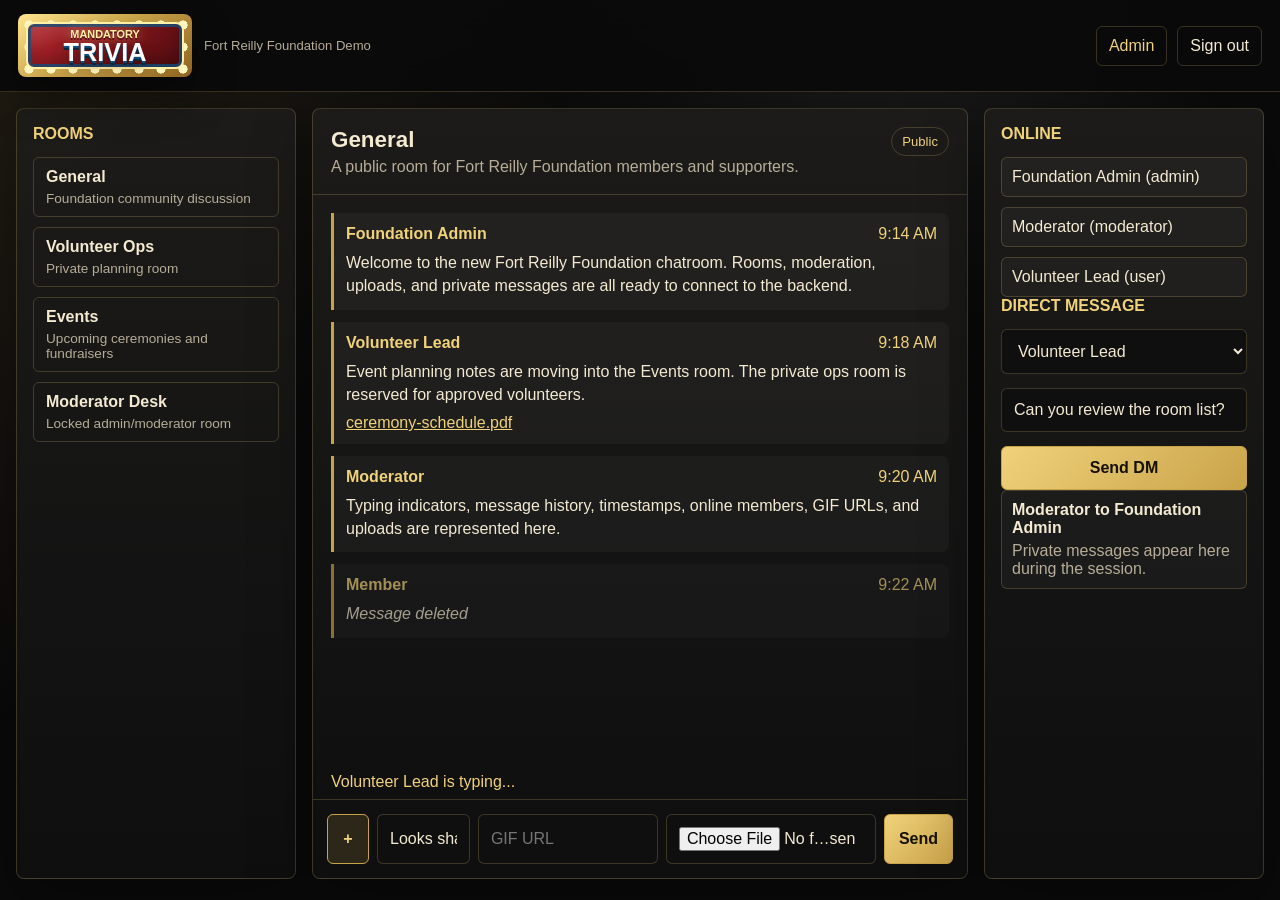
<file: frontend/demo.html>
<!doctype html>
<html lang="en">
  <head>
    <meta charset="utf-8">
    <meta name="viewport" content="width=device-width, initial-scale=1">
    <title>Demo | Fort Reilly Foundation Chat</title>
    <link rel="stylesheet" href="css/style.css">
  </head>
  <body class="chat-page">
    <header class="topbar">
      <div class="brand-lockup">
        <div class="trivia-logo trivia-logo-small" aria-label="Mandatory Trivia">
          <span class="trivia-logo-top">Mandatory</span>
          <strong>Trivia</strong>
        </div>
        <span>Fort Reilly Foundation Demo</span>
      </div>
      <nav>
        <a class="nav-link" href="admin.html">Admin</a>
        <button class="ghost-btn" type="button">Sign out</button>
      </nav>
    </header>

    <main class="chat-layout">
      <aside class="sidebar">
        <h2>Rooms</h2>
        <div class="room-list">
          <button class="room-button" type="button"><strong>General</strong><span>Foundation community discussion</span></button>
          <button class="room-button" type="button"><strong>Volunteer Ops</strong><span>Private planning room</span></button>
          <button class="room-button" type="button"><strong>Events</strong><span>Upcoming ceremonies and fundraisers</span></button>
          <button class="room-button" type="button"><strong>Moderator Desk</strong><span>Locked admin/moderator room</span></button>
        </div>
      </aside>

      <section class="conversation">
        <div class="room-heading">
          <div>
            <h1>General</h1>
            <p>A public room for Fort Reilly Foundation members and supporters.</p>
          </div>
          <span class="status-pill">Public</span>
        </div>

        <div class="messages">
          <article class="message">
            <header><strong>Foundation Admin</strong><span>9:14 AM</span></header>
            <p>Welcome to the new Fort Reilly Foundation chatroom. Rooms, moderation, uploads, and private messages are all ready to connect to the backend.</p>
          </article>
          <article class="message">
            <header><strong>Volunteer Lead</strong><span>9:18 AM</span></header>
            <p>Event planning notes are moving into the Events room. The private ops room is reserved for approved volunteers.</p>
            <a class="attachment" href="#">ceremony-schedule.pdf</a>
          </article>
          <article class="message">
            <header><strong>Moderator</strong><span>9:20 AM</span></header>
            <p>Typing indicators, message history, timestamps, online members, GIF URLs, and uploads are represented here.</p>
          </article>
          <article class="message deleted">
            <header><strong>Member</strong><span>9:22 AM</span></header>
            <p><em>Message deleted</em></p>
          </article>
        </div>
        <p class="typing">Volunteer Lead is typing...</p>

        <form class="composer">
          <button class="icon-btn" type="button" title="Add emoji">+</button>
          <input type="text" placeholder="Write a message..." value="Looks sharp.">
          <input type="url" placeholder="GIF URL">
          <input type="file" aria-label="Attach file">
          <button class="primary-btn compact" type="button">Send</button>
        </form>
      </section>

      <aside class="sidebar">
        <h2>Online</h2>
        <div class="user-list">
          <div class="user-row">Foundation Admin (admin)</div>
          <div class="user-row">Moderator (moderator)</div>
          <div class="user-row">Volunteer Lead (user)</div>
        </div>
        <h2>Direct Message</h2>
        <form class="dm-form">
          <select>
            <option>Volunteer Lead</option>
            <option>Moderator</option>
          </select>
          <input type="text" placeholder="Private message" value="Can you review the room list?">
          <button class="secondary-btn" type="button">Send DM</button>
        </form>
        <div class="dm-list">
          <div class="dm-message"><strong>Moderator to Foundation Admin</strong><p>Private messages appear here during the session.</p></div>
        </div>
      </aside>
    </main>
  </body>
</html>
</file>
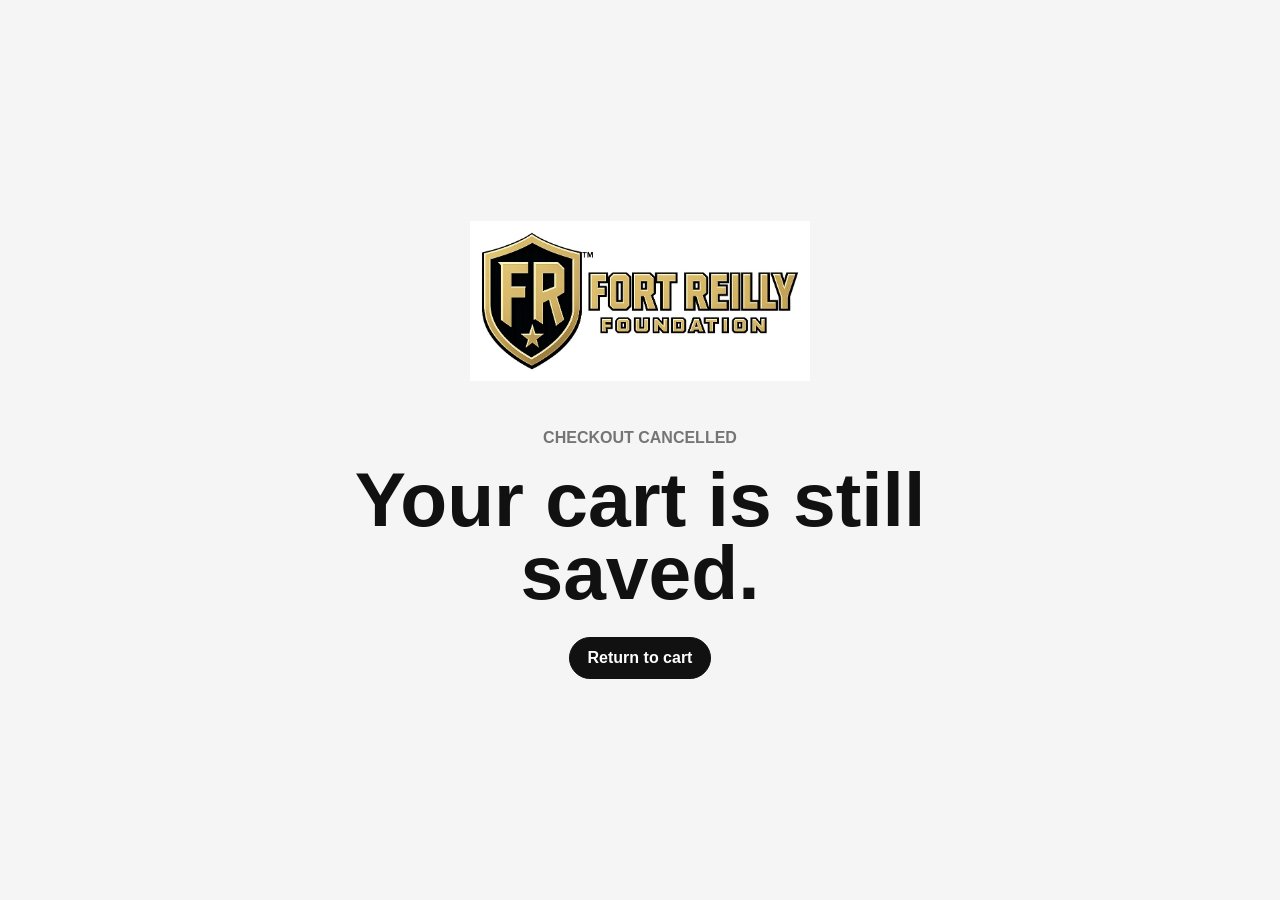
<file: frontend/shop-cancel.html>
<!doctype html>
<html lang="en">
  <head>
    <meta charset="utf-8">
    <meta name="viewport" content="width=device-width, initial-scale=1">
    <title>Checkout Cancelled | Fort Reilly Foundation</title>
    <link rel="stylesheet" href="css/style.css">
  </head>
  <body class="checkout-result-page">
    <main class="checkout-result">
      <img src="assets/fort-reilly-logo-cropped.jpeg" alt="Fort Reilly Foundation">
      <p>Checkout Cancelled</p>
      <h1>Your cart is still saved.</h1>
      <a href="shop.html">Return to cart</a>
    </main>
  </body>
</html>
</file>
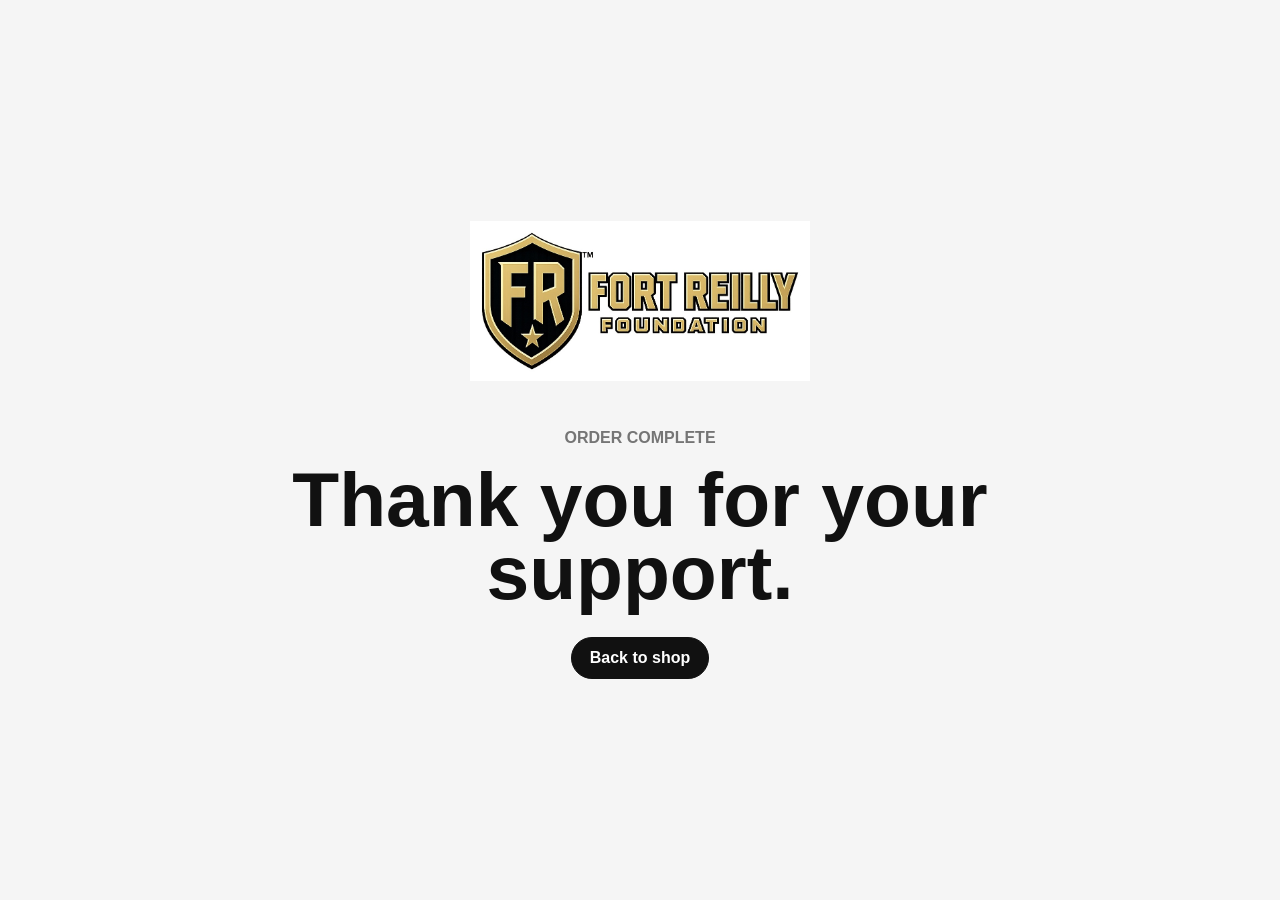
<file: frontend/shop-success.html>
<!doctype html>
<html lang="en">
  <head>
    <meta charset="utf-8">
    <meta name="viewport" content="width=device-width, initial-scale=1">
    <title>Order Complete | Fort Reilly Foundation</title>
    <link rel="stylesheet" href="css/style.css">
  </head>
  <body class="checkout-result-page">
    <main class="checkout-result">
      <img src="assets/fort-reilly-logo-cropped.jpeg" alt="Fort Reilly Foundation">
      <p>Order Complete</p>
      <h1>Thank you for your support.</h1>
      <a href="shop.html">Back to shop</a>
    </main>
    <script>
      localStorage.removeItem("frf_apparel_cart");
    </script>
  </body>
</html>
</file>
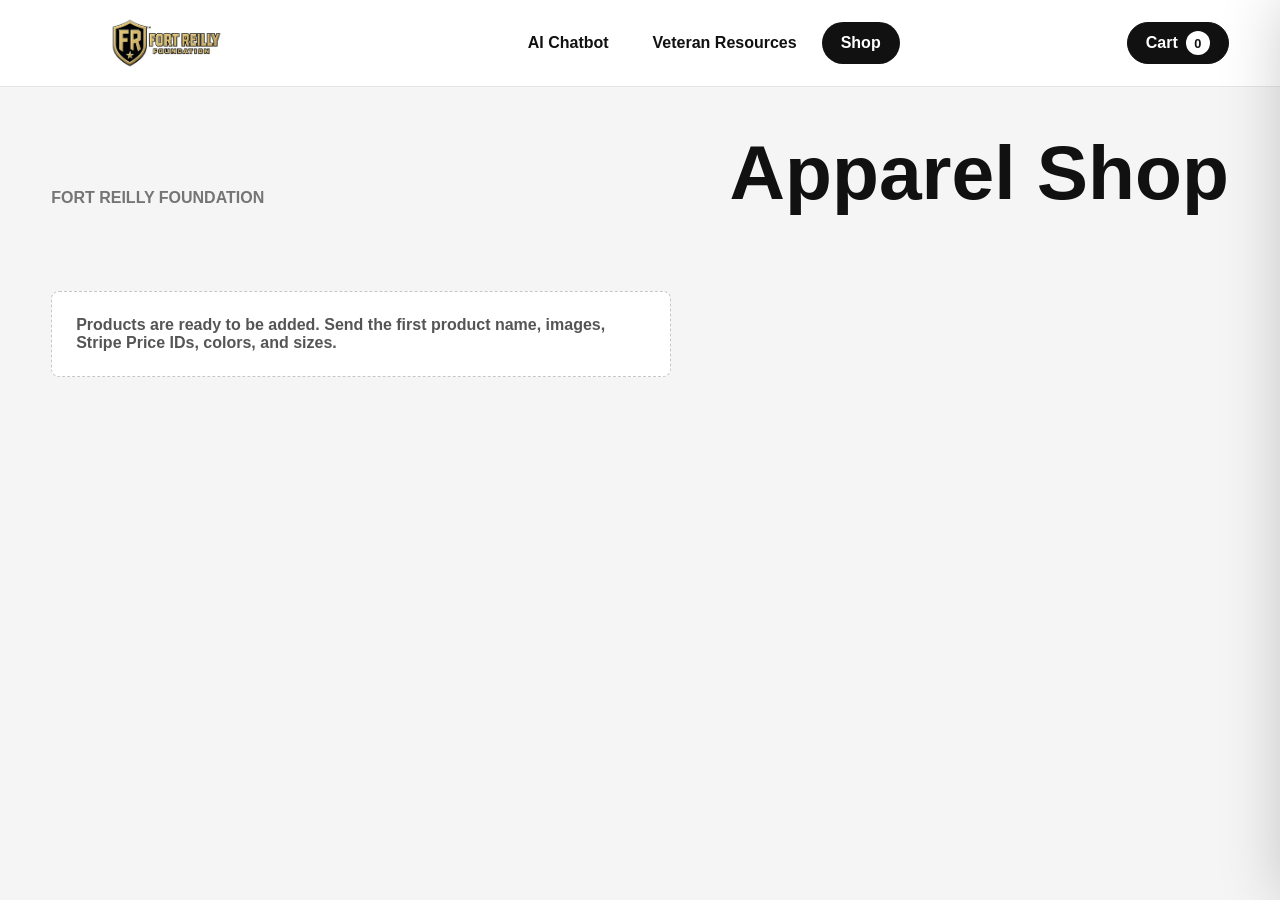
<file: frontend/shop.html>
<!doctype html>
<html lang="en">
  <head>
    <meta charset="utf-8">
    <meta name="viewport" content="width=device-width, initial-scale=1">
    <title>Shop | Fort Reilly Foundation</title>
    <link rel="stylesheet" href="css/style.css">
  </head>
  <body class="shop-page">
    <header class="shop-nav" aria-label="Main navigation">
      <a class="shop-brand" href="index.html">
        <img src="assets/fort-reilly-logo-cropped.jpeg" alt="Fort Reilly Foundation">
      </a>
      <nav>
        <a href="index.html">AI Chatbot</a>
        <a href="veteran-resources.html">Veteran Resources</a>
        <a aria-current="page" href="shop.html">Shop</a>
      </nav>
      <button id="cartOpen" class="cart-button" type="button" aria-controls="cartDrawer" aria-expanded="false">
        Cart <span id="cartBadge">0</span>
      </button>
    </header>

    <main class="storefront">
      <section class="storefront-heading">
        <p>Fort Reilly Foundation</p>
        <h1>Apparel Shop</h1>
      </section>

      <section id="productGrid" class="nike-grid" aria-live="polite"></section>
      <p id="shopEmpty" class="shop-empty hidden">Products are ready to be added. Send the first product name, images, Stripe Price IDs, colors, and sizes.</p>
    </main>

    <div id="cartOverlay" class="cart-overlay hidden"></div>
    <aside id="cartDrawer" class="cart-drawer" aria-label="Shopping cart" aria-hidden="true">
      <header>
        <div>
          <p>Shopping Bag</p>
          <h2 id="cartTitle">0 Items</h2>
        </div>
        <button id="cartClose" class="icon-close" type="button" aria-label="Close cart">x</button>
      </header>

      <div id="cartLines" class="cart-lines"></div>

      <footer>
        <div class="cart-summary">
          <span>Estimated subtotal</span>
          <strong id="cartSubtotal">$0.00</strong>
        </div>
        <p id="cartStatus" class="cart-status" role="status"></p>
        <button id="checkoutButton" class="checkout-button" type="button" disabled>Checkout</button>
      </footer>
    </aside>

    <script src="js/shop.js"></script>
  </body>
</html>
</file>
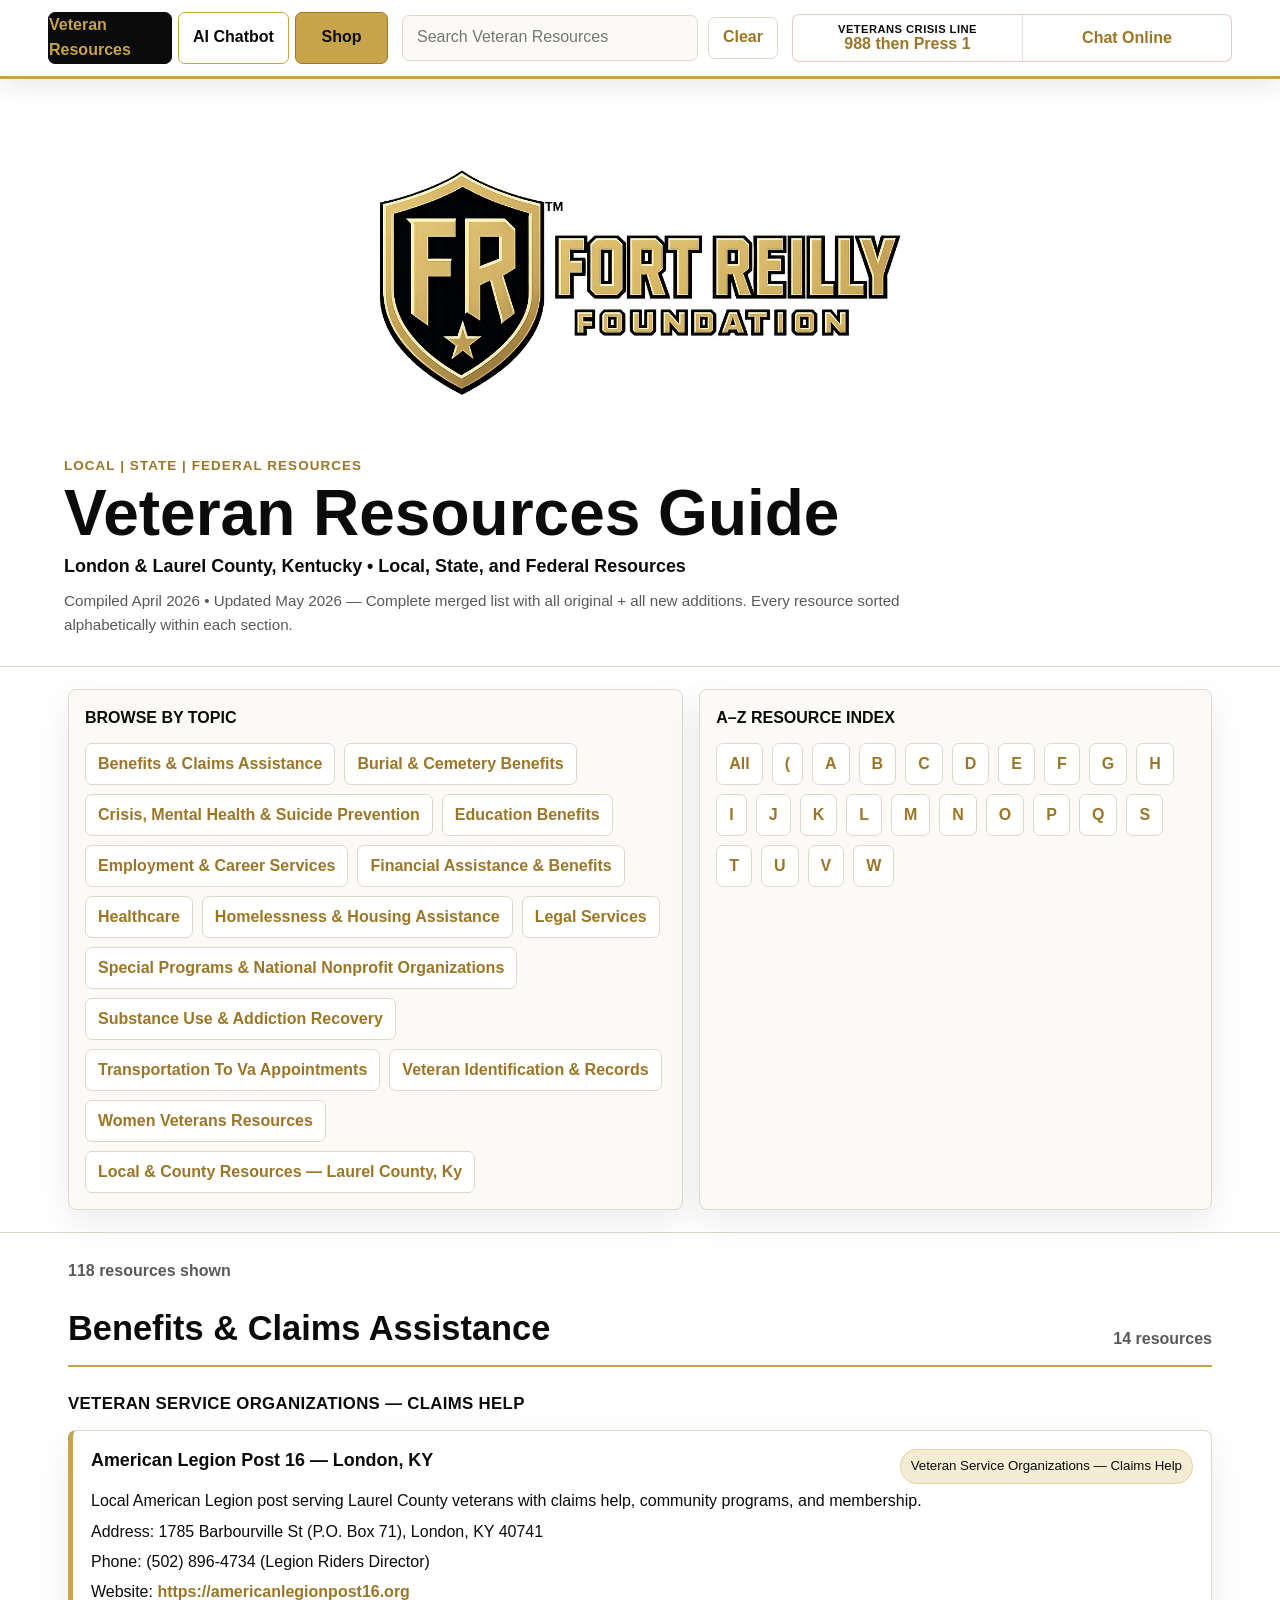
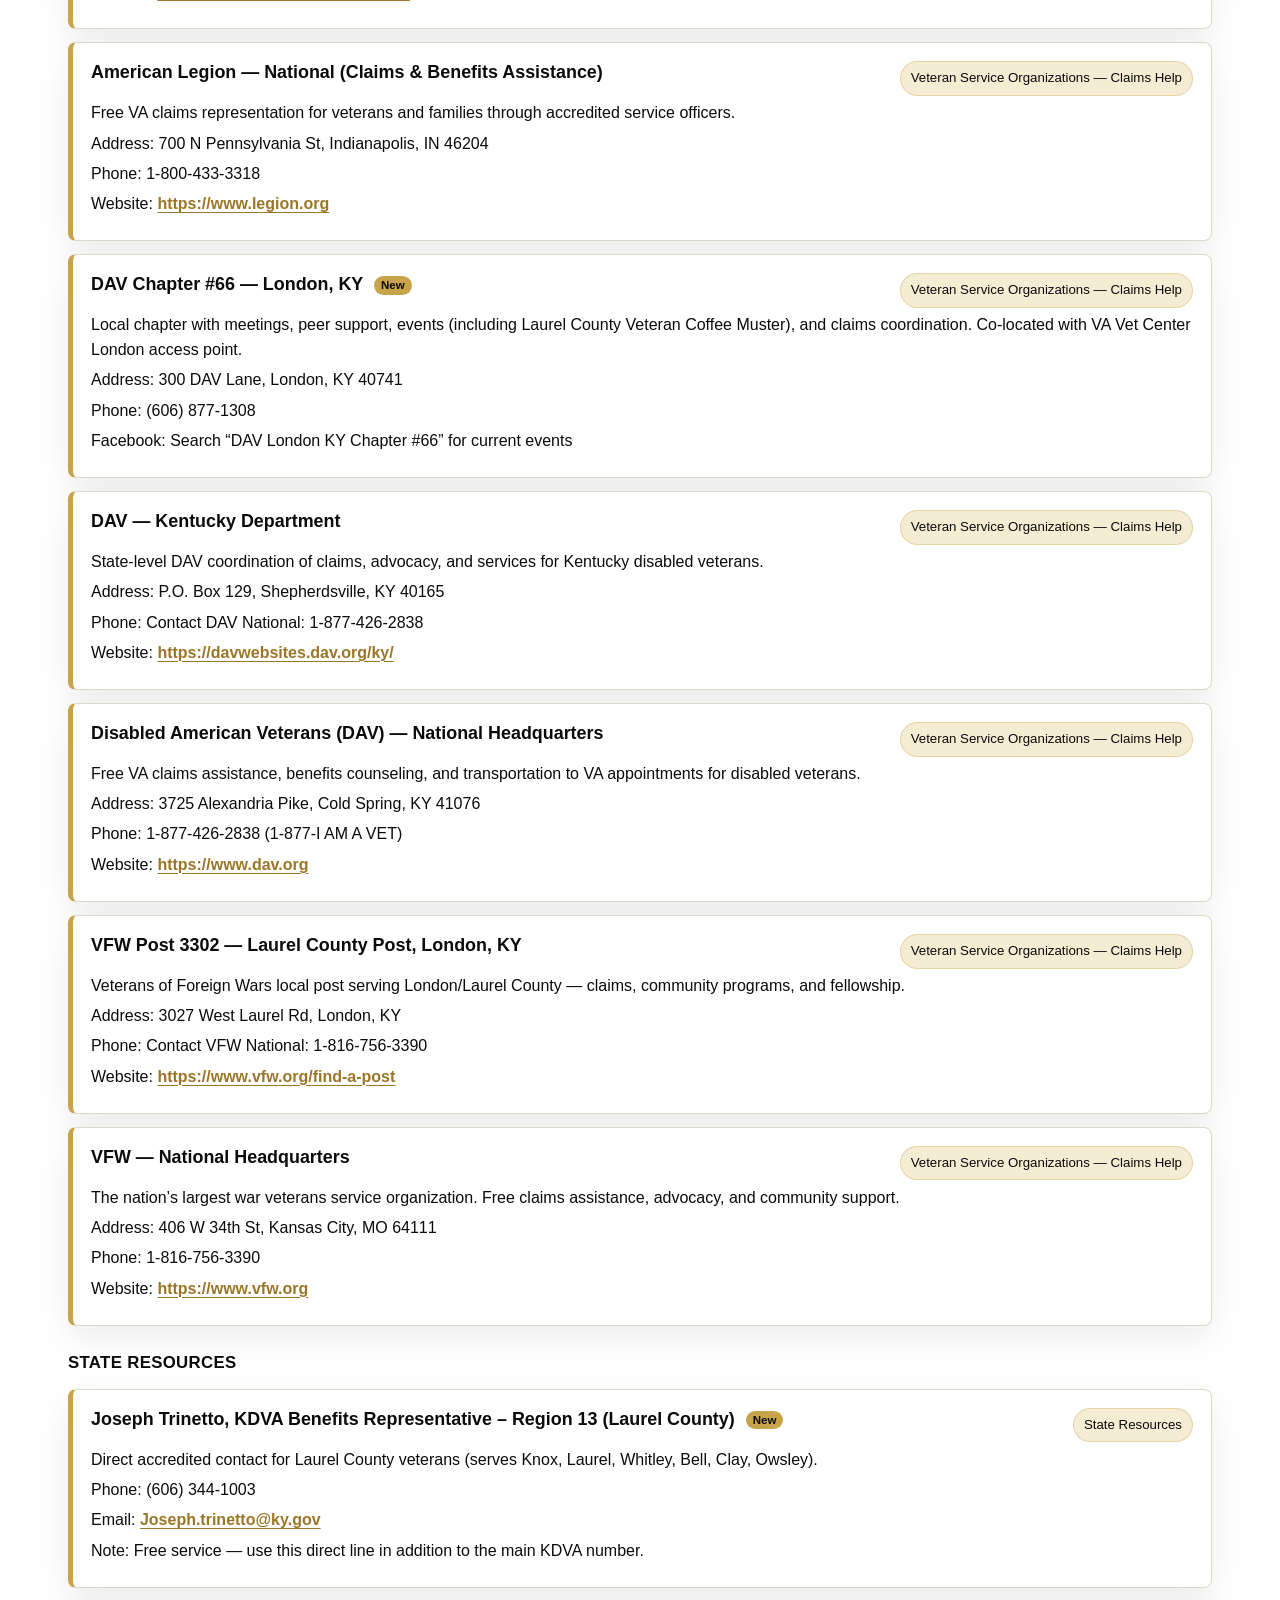
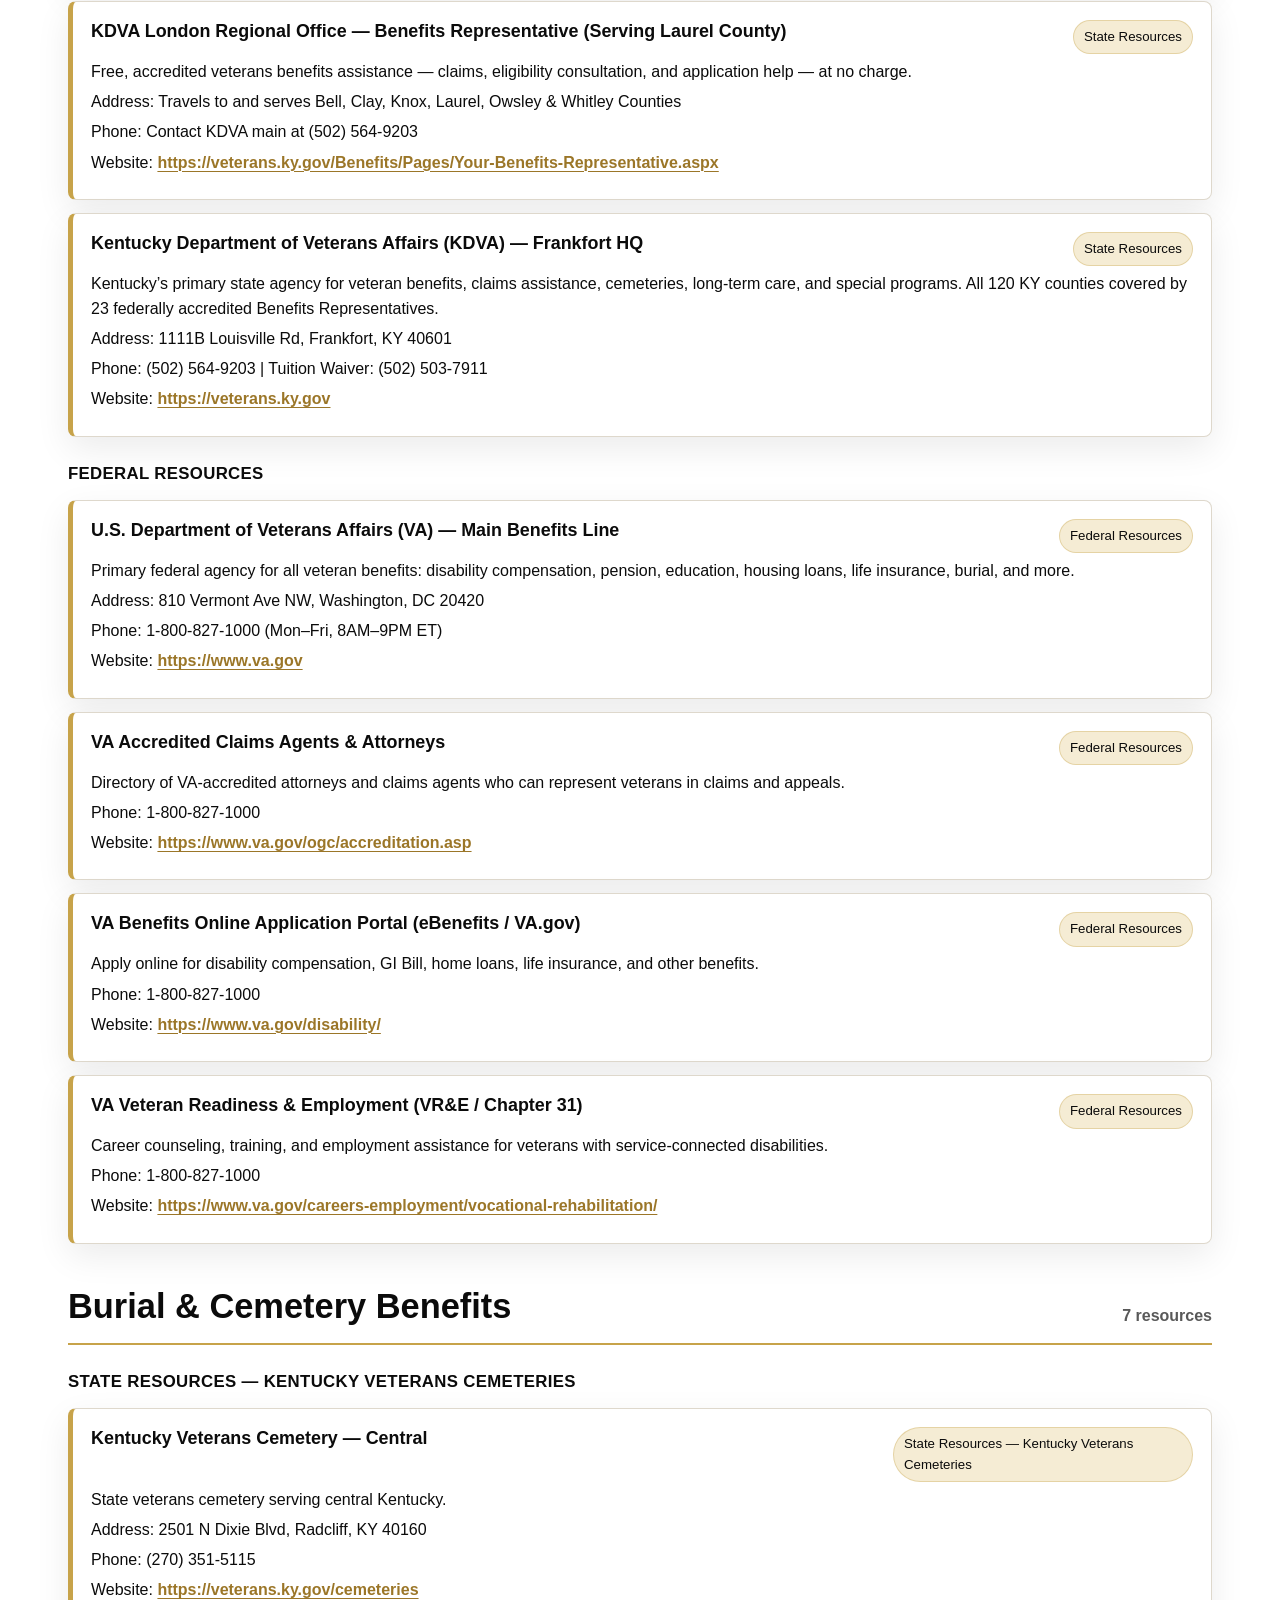
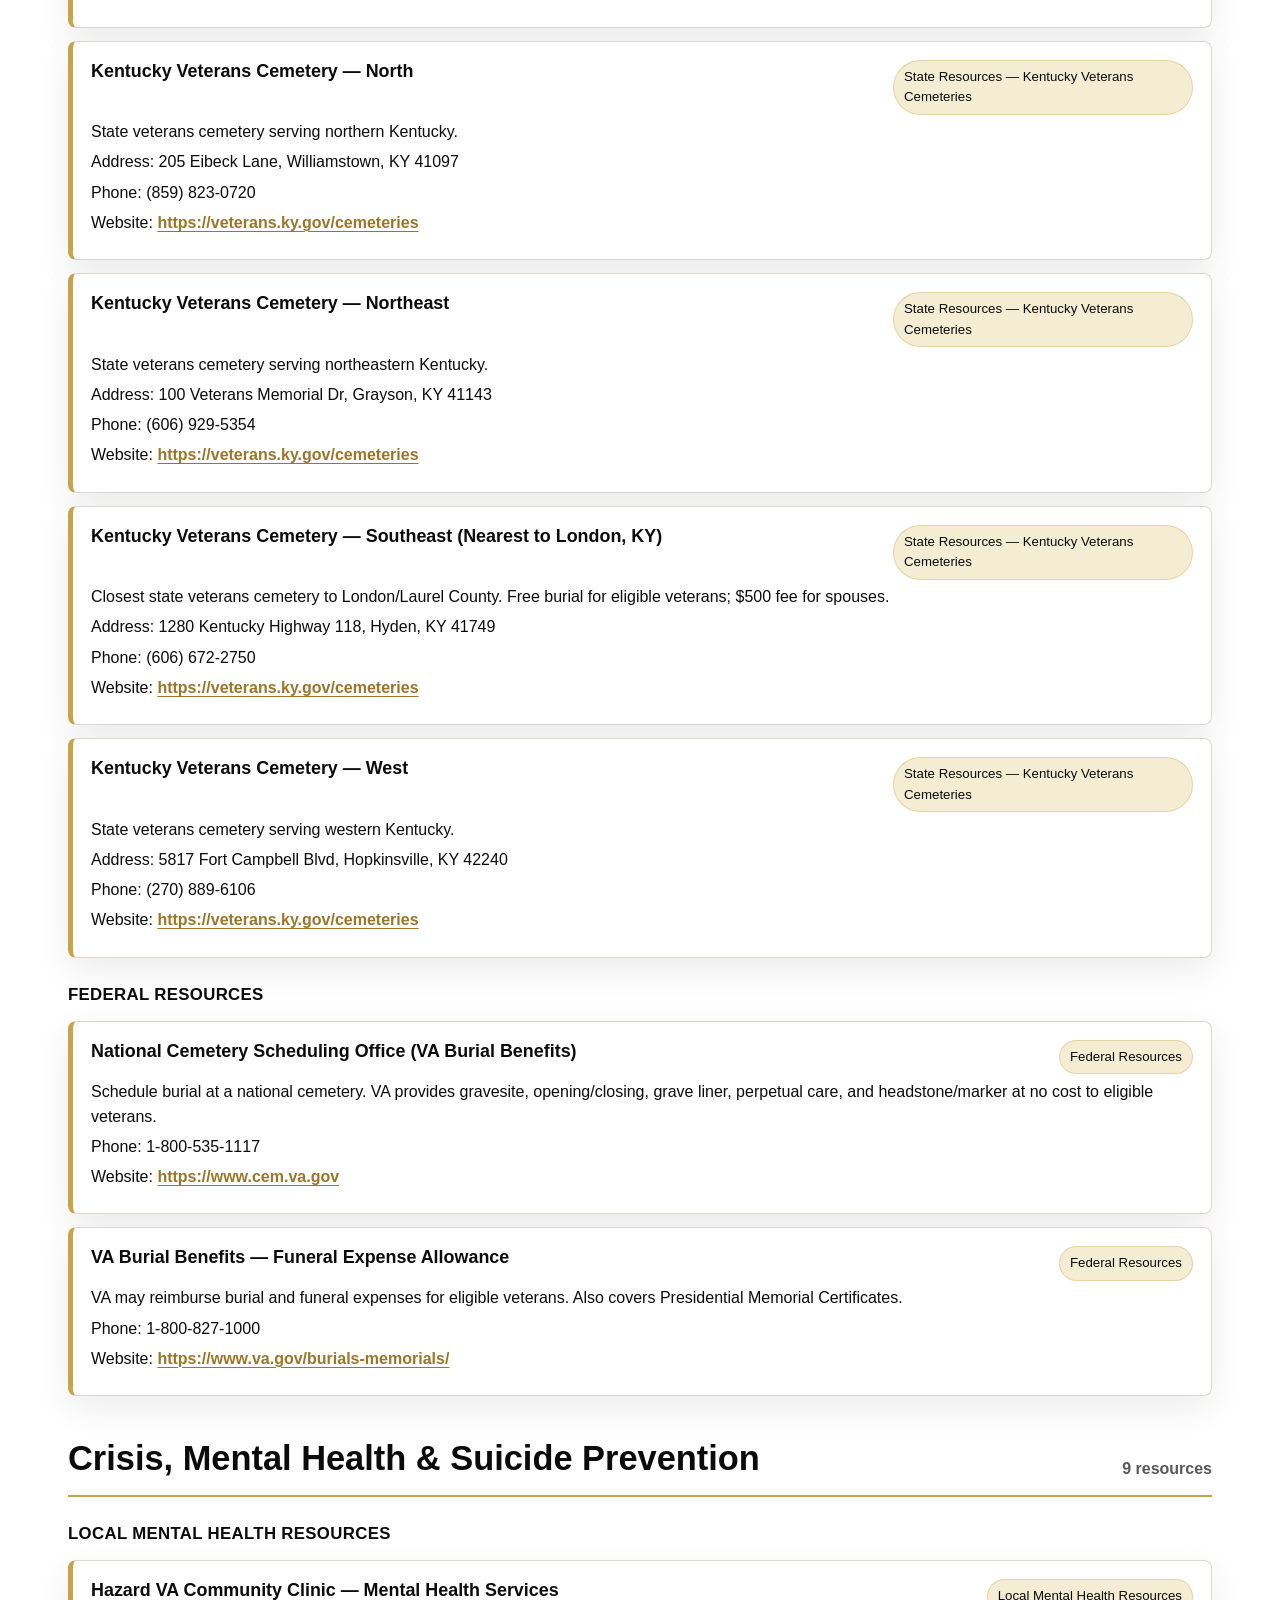
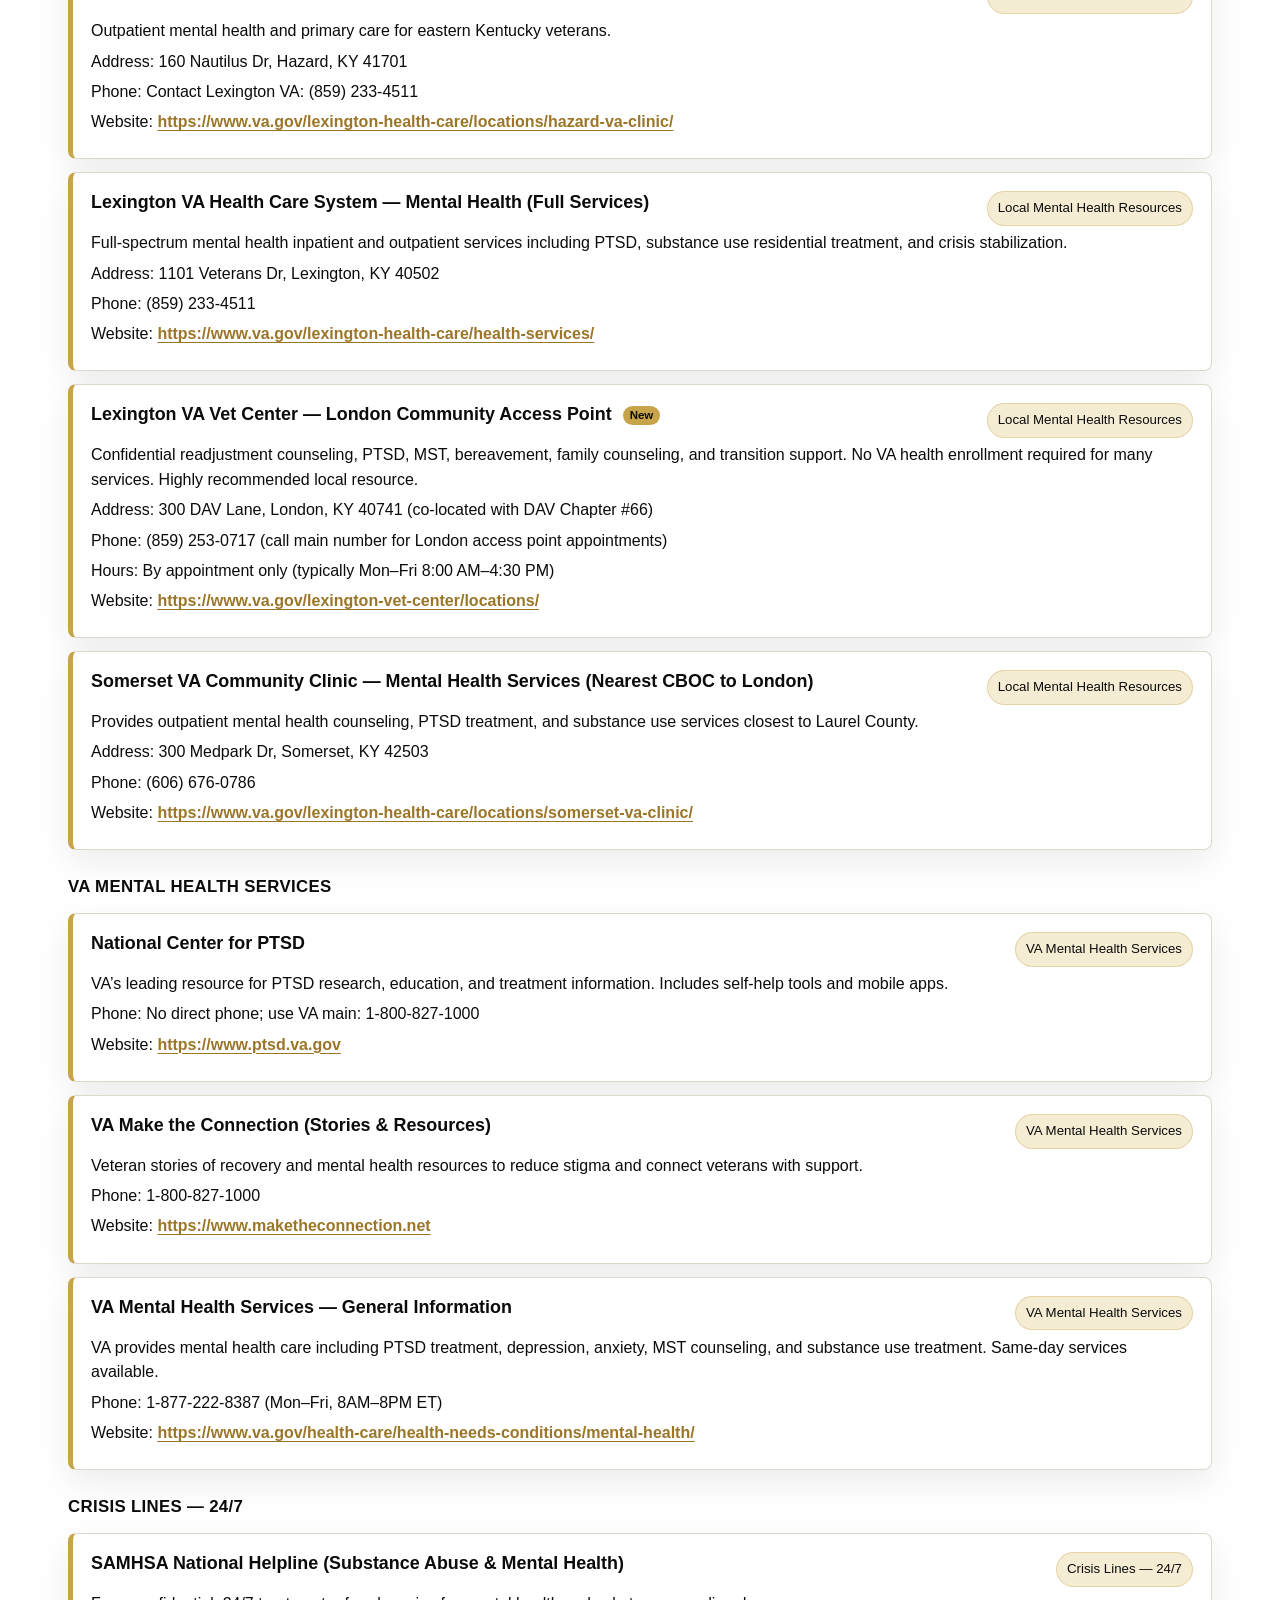
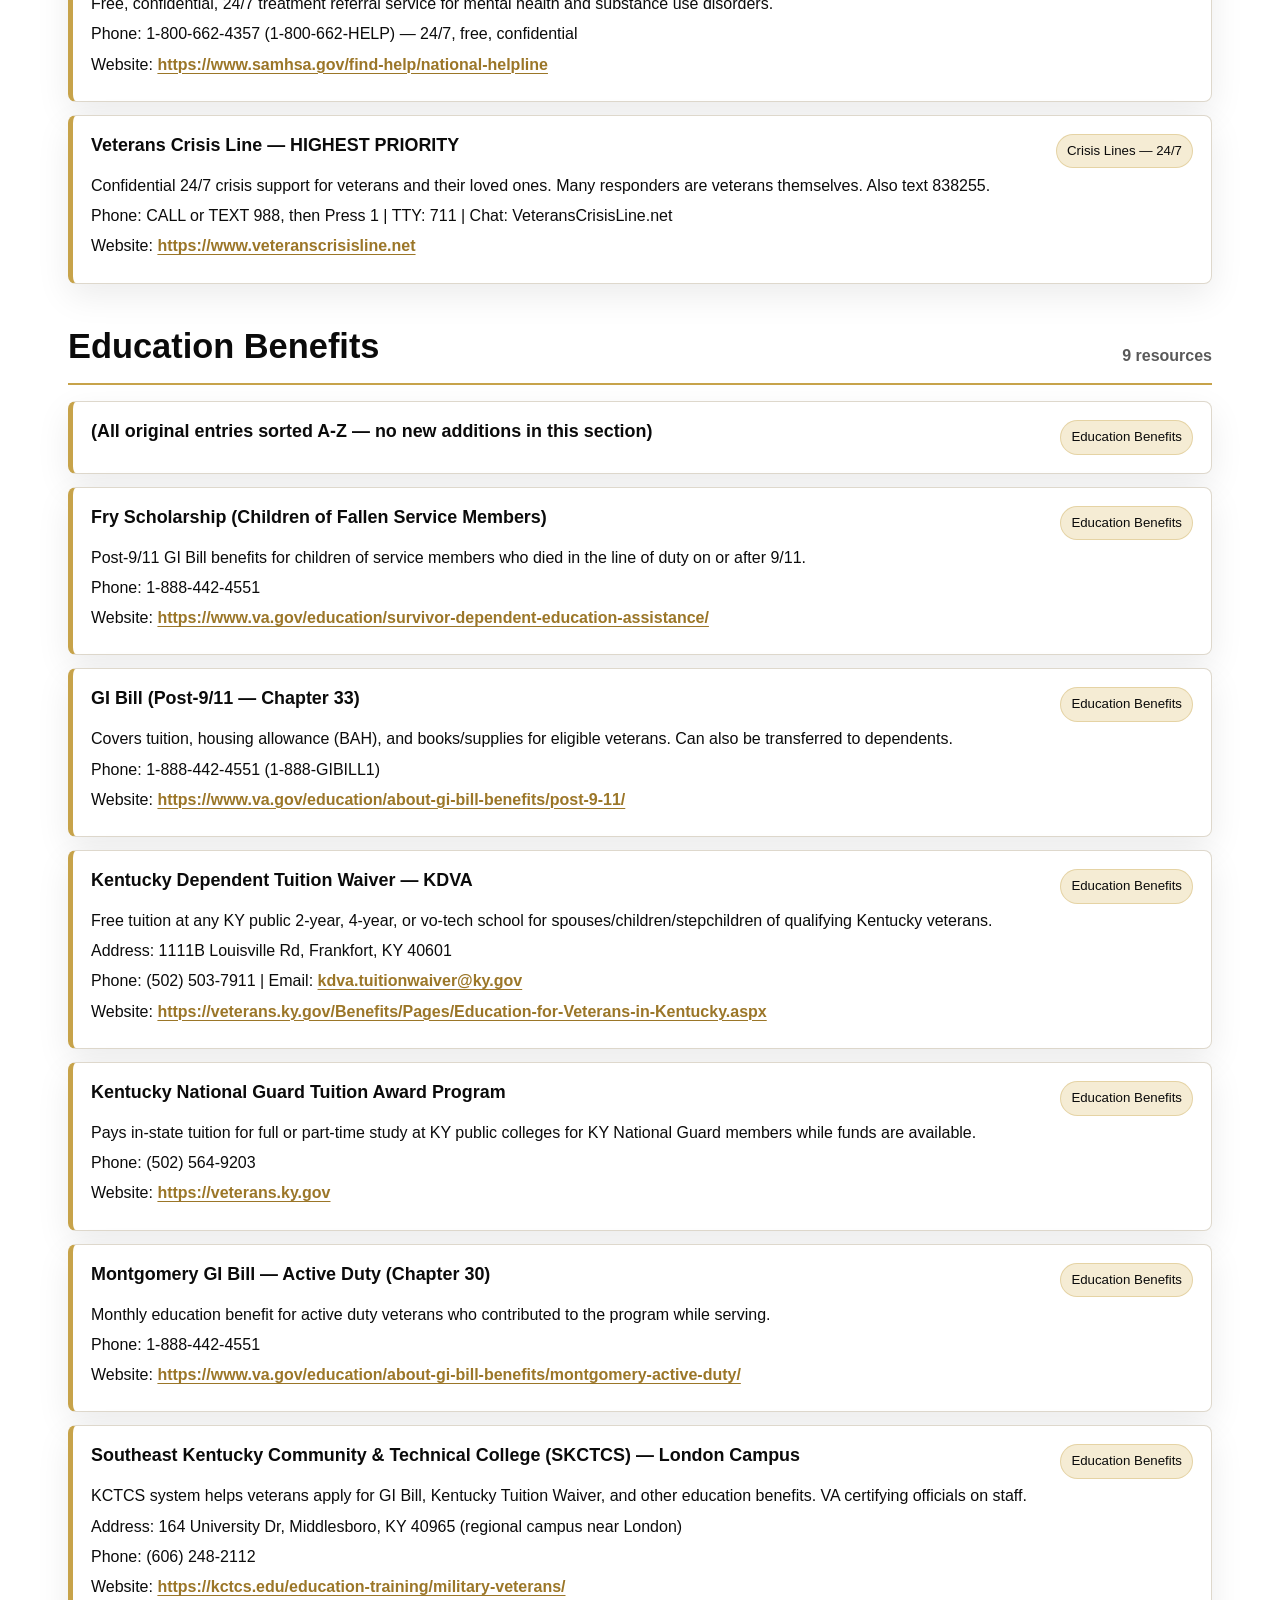
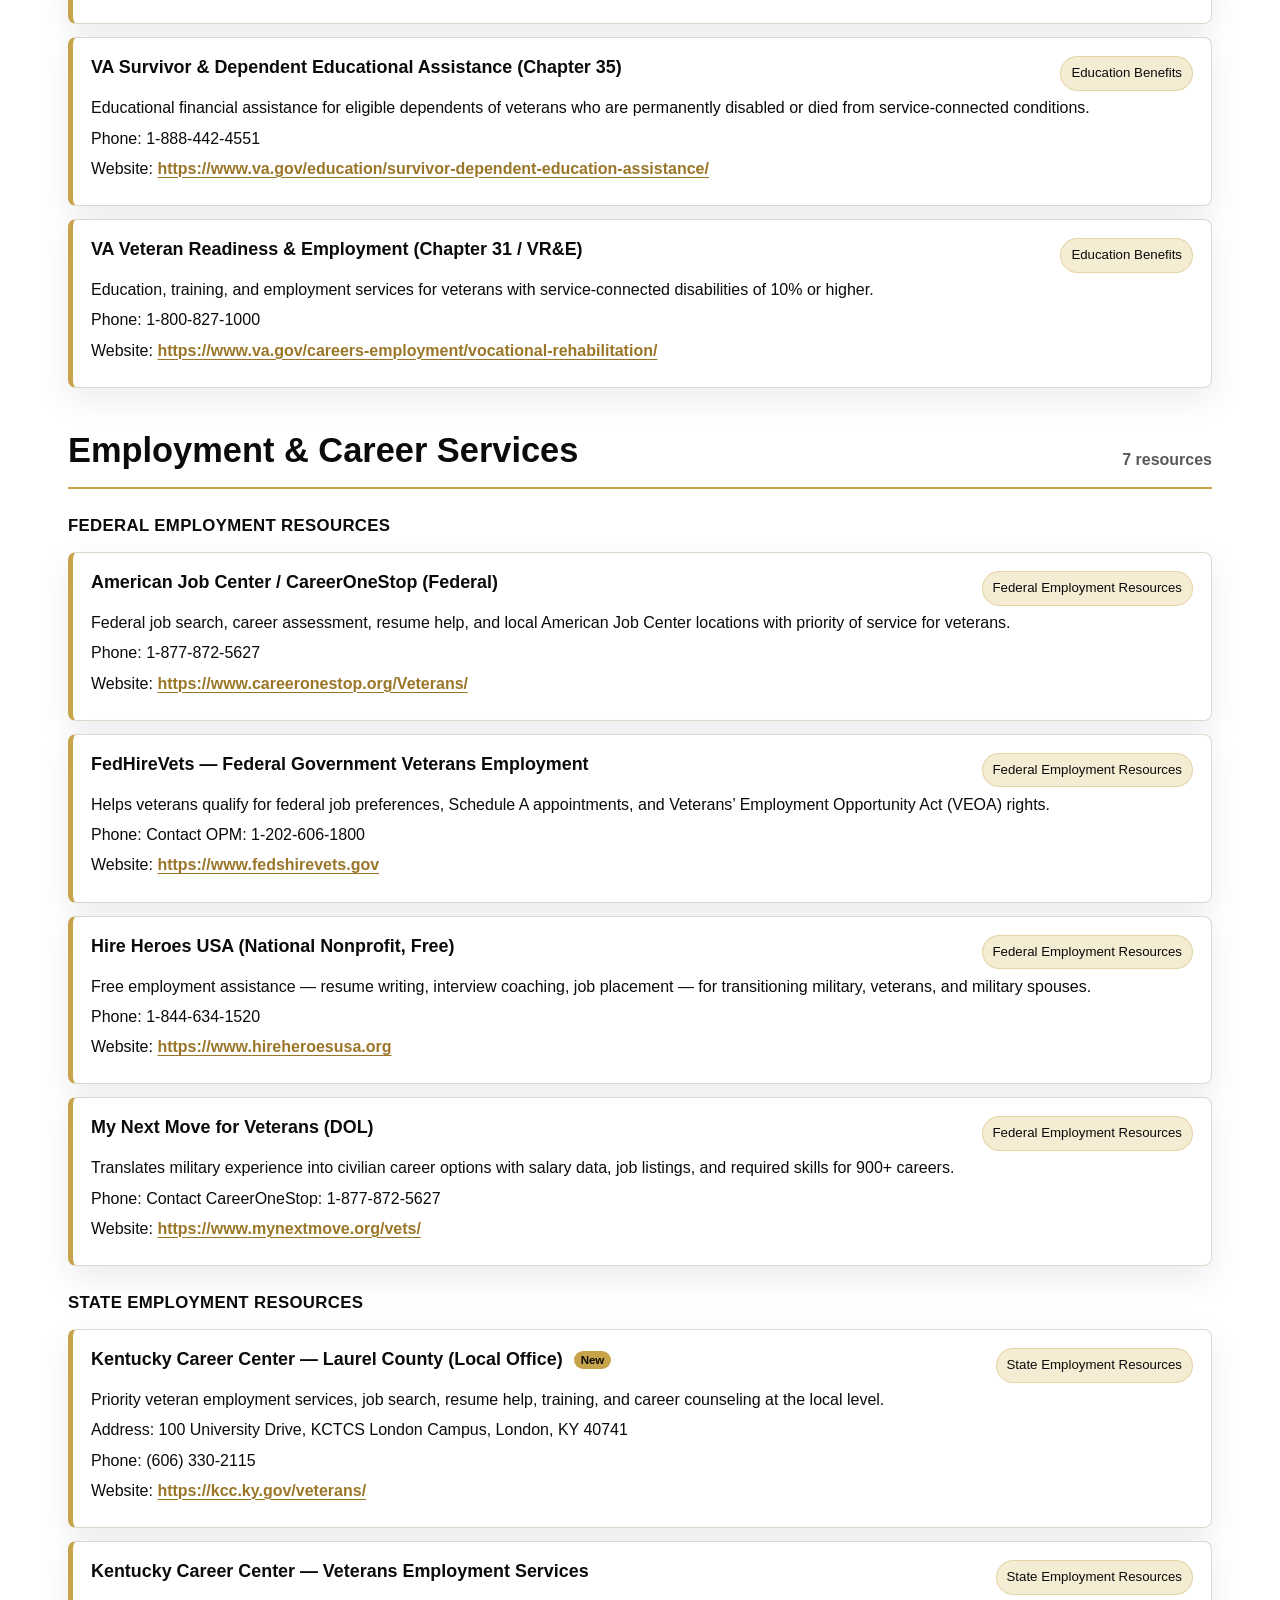
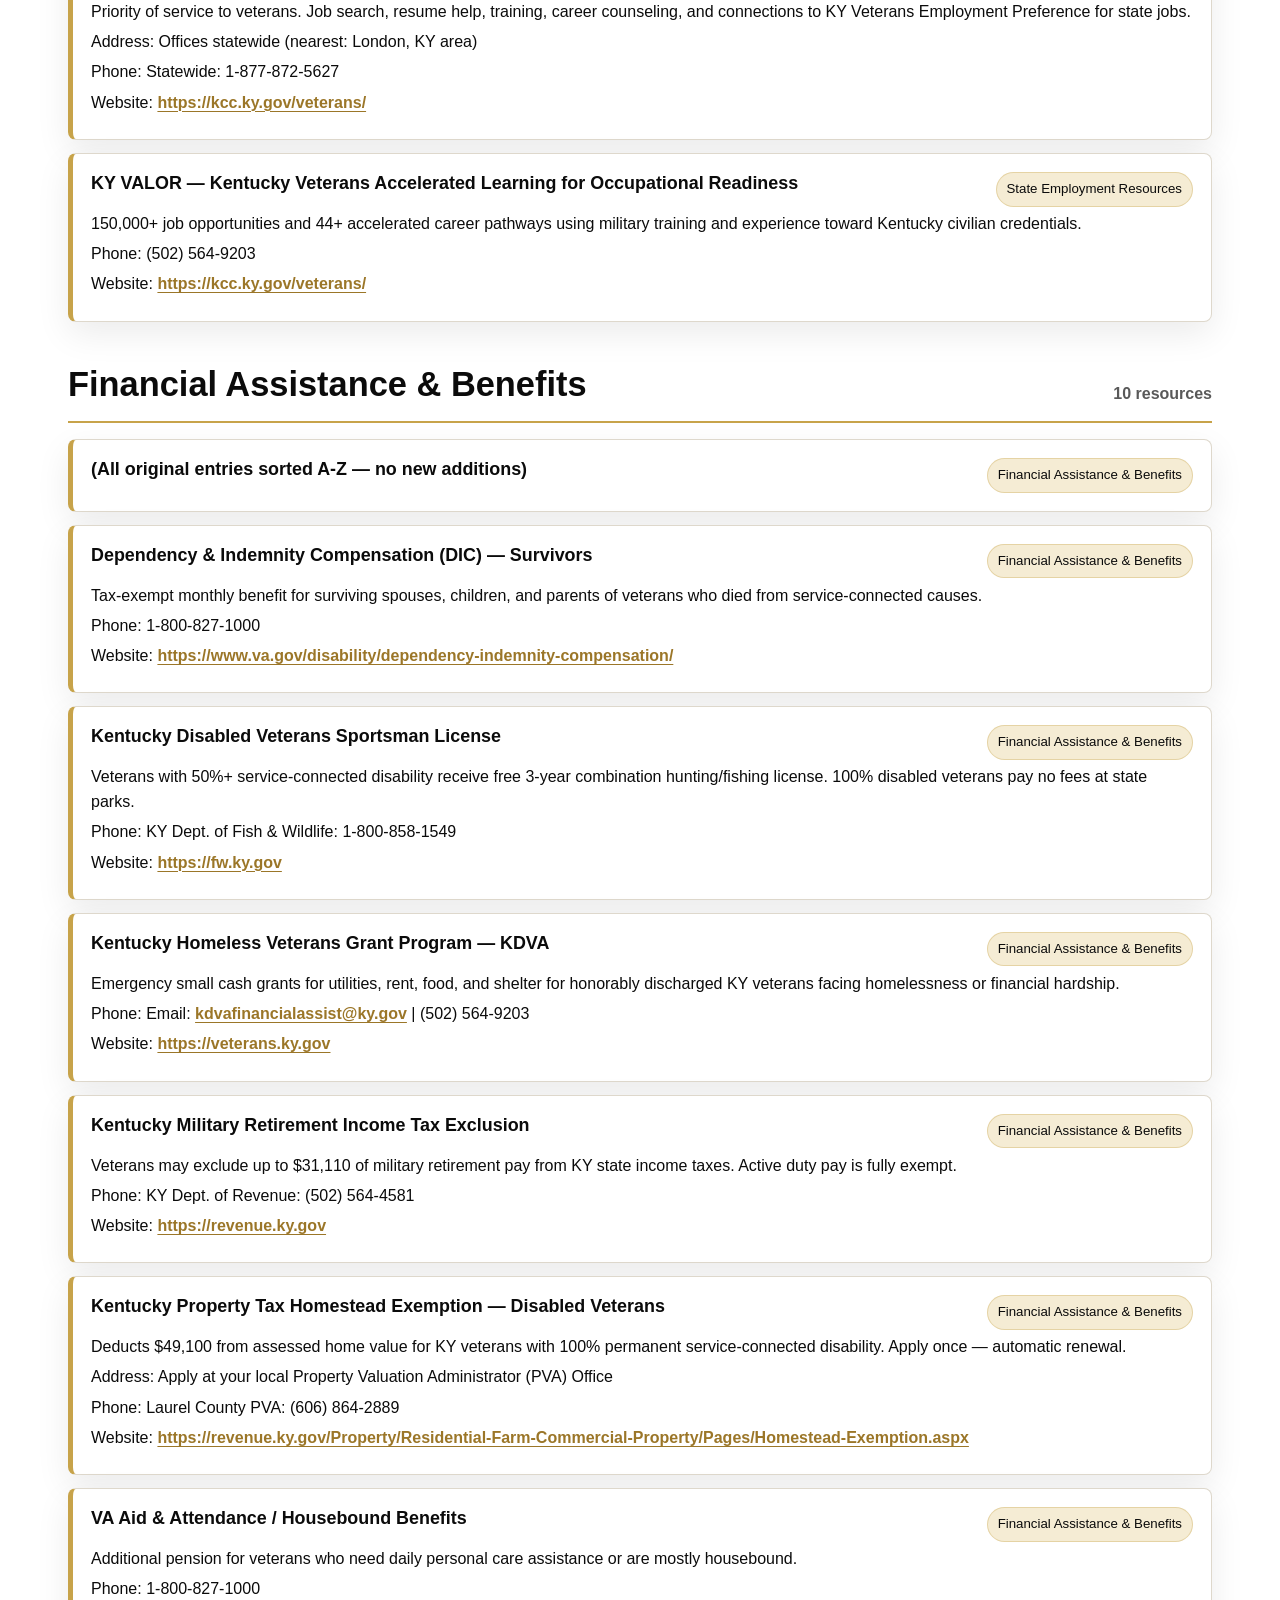
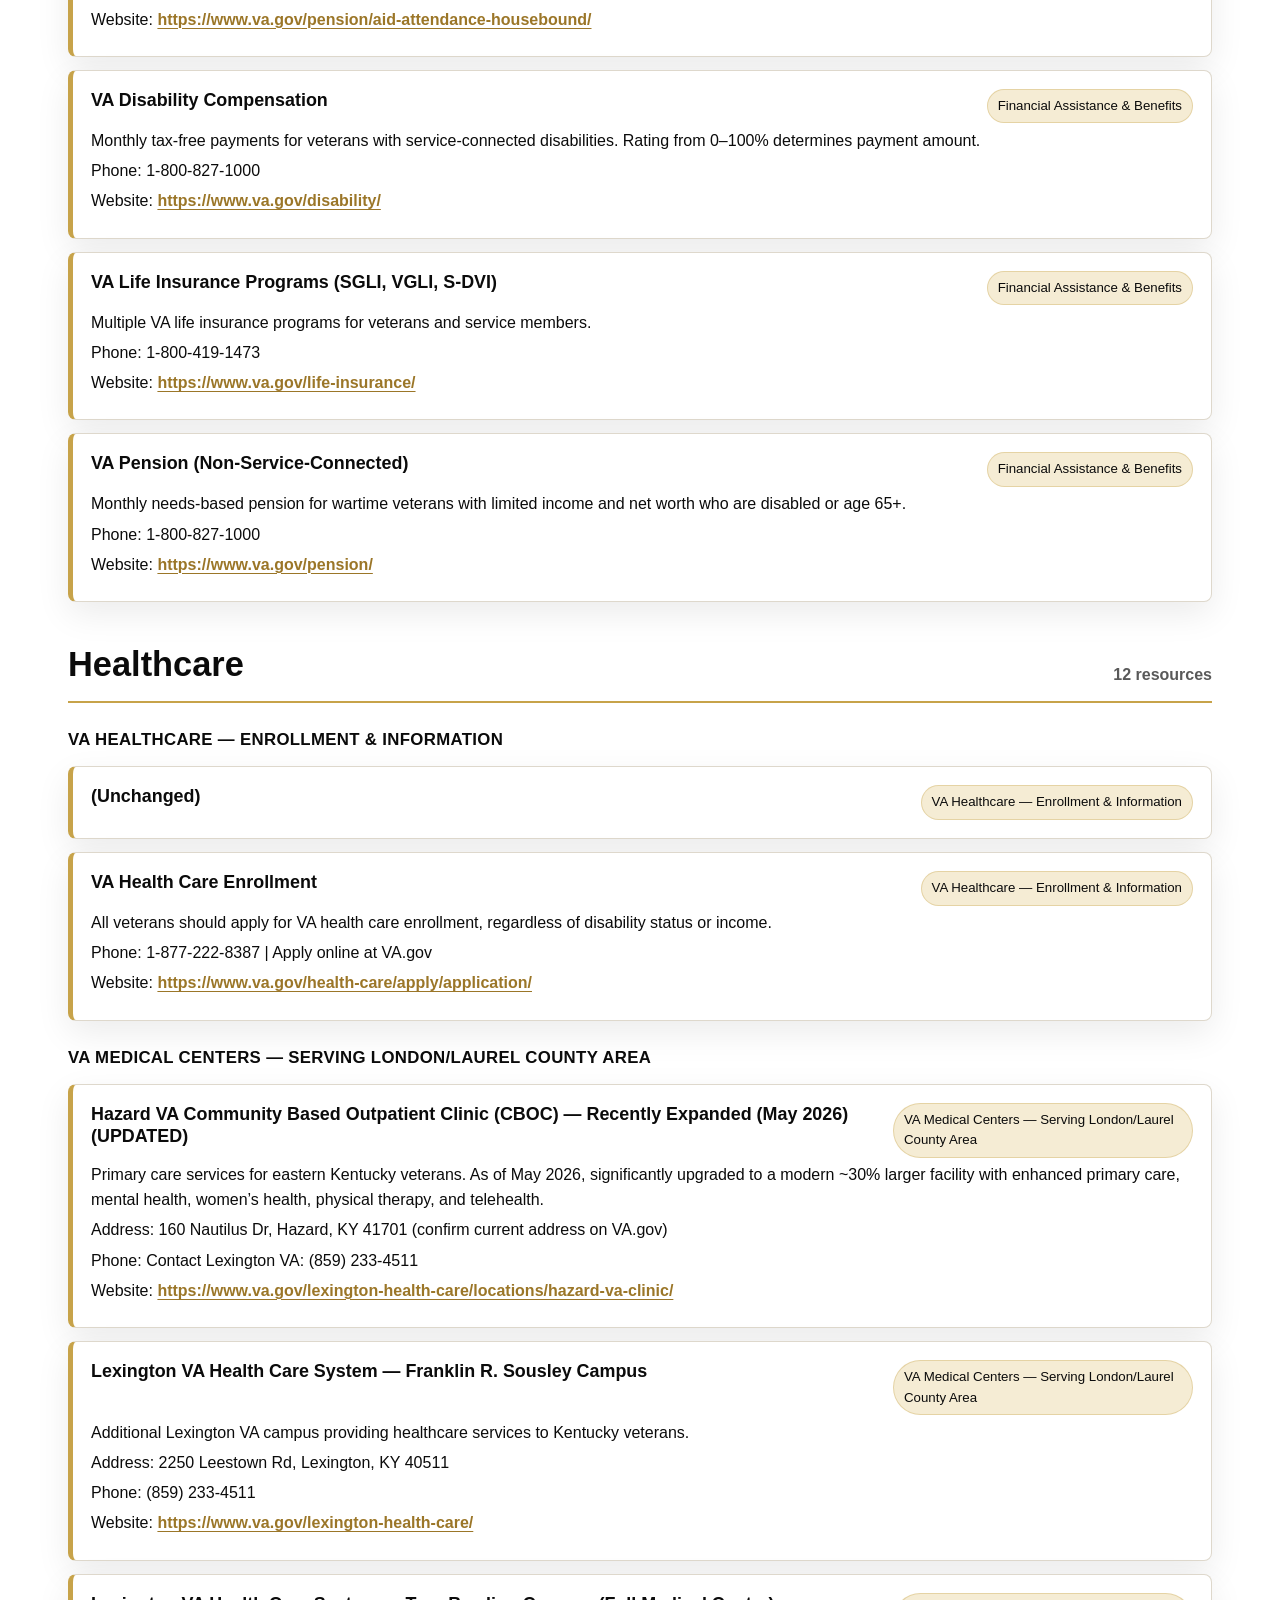
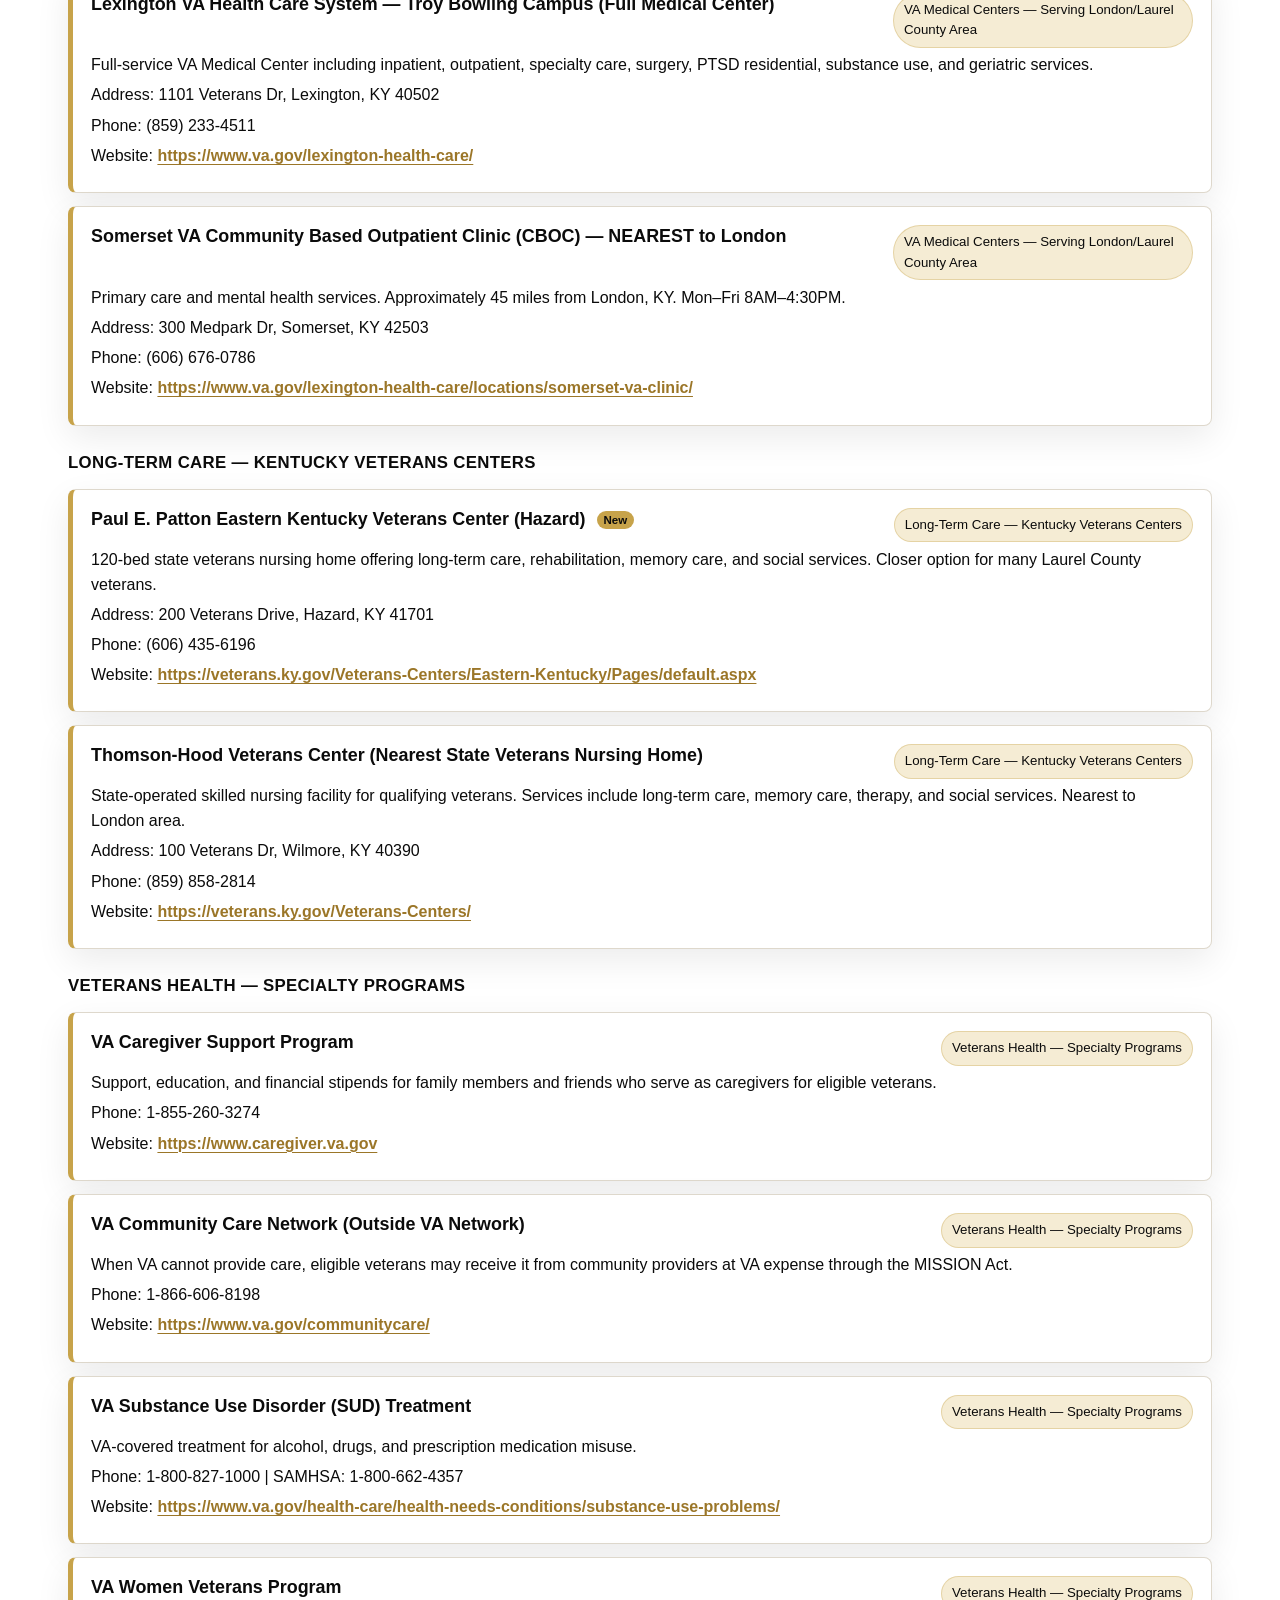
<file: frontend/veteran-resources.html>
<!doctype html>
<html lang="en">
<head>
<meta charset="utf-8">
<meta name="viewport" content="width=device-width, initial-scale=1">
<title>VETERAN RESOURCES GUIDE | London &amp; Laurel County, Kentucky</title>
<style>
:root {
  --black: #0b0b0b;
  --tan: #c7a34a;
  --tan-dark: #9b7628;
  --tan-soft: #f5ecd4;
  --white: #ffffff;
  --offwhite: #fbfaf7;
  --line: #ded8cc;
  --muted: #595959;
  --crisis: #b42318;
  --shadow: 0 12px 34px rgba(11, 11, 11, 0.08);
}
* { box-sizing: border-box; }
html { scroll-behavior: smooth; }
body {
  margin: 0;
  padding-top: var(--rail-offset, 74px);
  font-family: Arial, Helvetica, sans-serif;
  color: var(--black);
  background: var(--white);
  line-height: 1.55;
}
a { color: var(--tan-dark); font-weight: 700; text-decoration-thickness: 1px; text-underline-offset: 3px; }
button, input { font: inherit; }
.site-rail {
  position: fixed;
  top: 0;
  left: 0;
  right: 0;
  z-index: 50;
  display: grid;
  grid-template-columns: minmax(300px, 340px) minmax(260px, 1fr) minmax(350px, 440px);
  gap: 14px;
  align-items: center;
  padding: 12px clamp(16px, 4vw, 48px);
  background: rgba(255, 255, 255, 0.97);
  border-bottom: 3px solid var(--tan);
  box-shadow: 0 8px 26px rgba(11, 11, 11, 0.09);
  backdrop-filter: blur(14px);
}
.site-links {
  display: grid;
  grid-template-columns: 1fr 0.9fr 0.75fr;
  gap: 6px;
}
.donate-btn,
.chatbot-btn,
.resources-btn,
.crisis-action,
#clearSearch,
.topic-links a,
.az-links button {
  min-height: 42px;
  display: inline-flex;
  align-items: center;
  justify-content: center;
  border-radius: 7px;
  text-decoration: none;
  font-weight: 800;
}
.donate-btn {
  background: var(--tan);
  color: var(--black);
  border: 1px solid var(--tan-dark);
}
.resources-btn {
  background: var(--black);
  color: var(--tan);
  border: 1px solid var(--black);
}
.chatbot-btn {
  background: var(--white);
  color: var(--black);
  border: 1px solid var(--tan);
}
.search-row { display: grid; grid-template-columns: 1fr auto; gap: 10px; align-items: center; }
#resourceSearch {
  width: 100%;
  min-height: 46px;
  padding: 0 14px;
  border: 1px solid var(--line);
  border-radius: 7px;
  background: var(--offwhite);
  color: var(--black);
  font-size: 1rem;
  outline: none;
}
#resourceSearch:focus { border-color: var(--tan-dark); box-shadow: 0 0 0 3px rgba(199, 163, 74, 0.22); }
#clearSearch {
  border: 1px solid var(--line);
  background: var(--white);
  color: var(--tan-dark);
  padding: 0 14px;
  cursor: pointer;
}
.crisis-actions {
  display: grid;
  grid-template-columns: 1.05fr 0.95fr;
  border: 1px solid rgba(180, 35, 24, 0.25);
  border-radius: 7px;
  overflow: hidden;
  background: var(--white);
}
.crisis-action {
  min-height: 46px;
  flex-direction: column;
  border-radius: 0;
  padding: 0 12px;
  color: var(--tan-dark);
  text-align: center;
  line-height: 1.08;
}
.crisis-action:first-child { border-right: 1px solid rgba(180, 35, 24, 0.18); }
.crisis-action span {
  display: block;
  color: var(--black);
  font-size: 0.7rem;
  letter-spacing: 0.04em;
  text-transform: uppercase;
}
.hero {
  background: var(--white);
  padding: clamp(34px, 6vw, 72px) clamp(18px, 5vw, 64px) 30px;
  border-bottom: 1px solid var(--line);
}
.wrap { max-width: 1180px; margin: 0 auto; }
.brand-logo {
  display: block;
  width: min(560px, 100%);
  height: auto;
  max-height: 280px;
  object-fit: contain;
  margin: 0 auto clamp(24px, 4vw, 42px);
}
.eyebrow {
  color: var(--tan-dark);
  font-weight: 900;
  text-transform: uppercase;
  letter-spacing: 0.08em;
  font-size: 0.84rem;
}
h1 { margin: 0.35rem 0 0.35rem; color: var(--black); font-size: clamp(2rem, 5vw, 4.4rem); line-height: 0.98; }
.subtitle { margin: 0.5rem 0; color: var(--black); font-size: 1.12rem; font-weight: 700; }
.updated { max-width: 850px; margin: 0.55rem 0 0; color: var(--muted); font-size: 0.95rem; }
.crisis { display: none; }
.search-panel {
  position: static;
  background: var(--white);
  border-bottom: 1px solid var(--line);
}
.search-inner { max-width: 1180px; margin: 0 auto; padding: 22px 18px; }
.search-panel > .search-inner > .search-row { display: none; }
.indexes { display: grid; grid-template-columns: minmax(0, 1.2fr) minmax(0, 1fr); gap: 16px; }
.index-box { background: var(--offwhite); border: 1px solid var(--line); border-radius: 8px; padding: 16px; box-shadow: var(--shadow); }
.index-box h2 { margin: 0 0 12px; color: var(--black); font-size: 1rem; text-transform: uppercase; }
.topic-links, .az-links { display: flex; flex-wrap: wrap; gap: 9px; }
.topic-links a, .az-links button {
  border: 1px solid var(--line);
  background: var(--white);
  color: var(--tan-dark);
  padding: 0 12px;
  cursor: pointer;
}
.topic-links a:hover, .az-links button:hover, .az-links button.active { border-color: var(--tan); background: var(--tan-soft); }
main { max-width: 1180px; margin: 26px auto 58px; padding: 0 18px; }
.result-count { margin: 0 0 18px; color: var(--muted); font-weight: 800; }
.resource-section { margin: 0 0 36px; scroll-margin-top: 88px; }
.section-heading { display: flex; justify-content: space-between; gap: 18px; align-items: end; border-bottom: 2px solid var(--tan); margin-bottom: 16px; padding-bottom: 10px; }
.section-heading h2 { margin: 0; color: var(--black); font-size: clamp(1.45rem, 3vw, 2.15rem); }
.section-heading span { color: var(--muted); margin-bottom: 4px; font-weight: 700; }
h3 { color: var(--black); margin: 24px 0 12px; font-size: 1.05rem; text-transform: uppercase; letter-spacing: 0.02em; }
.resource-card {
  background: var(--white);
  border: 1px solid var(--line);
  border-left: 5px solid var(--tan);
  border-radius: 8px;
  padding: 18px;
  margin: 13px 0;
  box-shadow: var(--shadow);
}
.resource-card:hover { border-color: var(--tan); box-shadow: 0 16px 38px rgba(11, 11, 11, 0.12); }
.card-top { display: flex; justify-content: space-between; gap: 16px; align-items: flex-start; }
h4 { margin: 0 0 8px; color: var(--black); font-size: 1.12rem; line-height: 1.25; }
.subject { flex: 0 0 auto; max-width: 300px; color: var(--black); background: var(--tan-soft); border: 1px solid rgba(199, 163, 74, 0.35); border-radius: 999px; padding: 6px 10px; font-size: 0.83rem; }
.badge { display: inline-block; margin-left: 6px; font-size: 0.72rem; color: var(--black); background: var(--tan); border-radius: 999px; padding: 2px 7px; vertical-align: middle; }
.details p { margin: 0.34rem 0; color: var(--black); }
.details a { color: var(--tan-dark); word-break: break-word; }
.no-results { display: none; background: var(--offwhite); border: 1px dashed var(--line); padding: 18px; border-radius: 8px; color: var(--black); }
footer { padding: 24px 18px; border-top: 1px solid var(--line); color: var(--black); text-align: center; background: var(--white); }
@media (max-width: 960px) {
  .site-rail {
    grid-template-columns: minmax(260px, 1.15fr) minmax(120px, 0.7fr) minmax(130px, 0.75fr);
    gap: 6px;
    padding: 8px 10px;
  }
  .site-links {
    grid-template-columns: 1.1fr 0.95fr 0.75fr;
  }
  .donate-btn {
    min-height: 40px;
    font-size: 0.88rem;
  }
  .chatbot-btn,
  .resources-btn {
    min-height: 40px;
    font-size: 0.72rem;
  }
  .search-row {
    grid-template-columns: minmax(0, 1fr) 48px;
    gap: 5px;
  }
  #resourceSearch {
    min-height: 40px;
    padding: 0 8px;
    font-size: 0.86rem;
  }
  #clearSearch {
    display: none;
  }
  .crisis-actions {
    grid-template-columns: 1fr 0.82fr;
  }
  .crisis-action {
    min-height: 40px;
    padding: 0 4px;
    font-size: 0.78rem;
  }
  .crisis-action span {
    font-size: 0.54rem;
  }
  .indexes { grid-template-columns: 1fr; }
  .card-top { flex-direction: column; }
  .subject { max-width: 100%; }
  .resource-section { scroll-margin-top: 72px; }
}
@media (max-width: 560px) {
  .site-rail {
    display: grid;
    grid-template-columns: 1fr;
    overflow: visible;
    align-items: center;
  }
  .site-links {
    width: 100%;
    grid-template-columns: 1fr 0.9fr 0.75fr;
  }
  .search-row {
    width: 100%;
    grid-template-columns: 1fr;
  }
  #resourceSearch {
    min-width: 0;
  }
  .crisis-actions {
    width: 100%;
  }
  .crisis-action:first-child {
    border-right: 1px solid rgba(180, 35, 24, 0.18);
    border-bottom: 0;
  }
  .hero { padding-top: 20px; }
  .brand-logo {
    width: min(360px, 92vw);
    max-height: 170px;
    margin-bottom: 20px;
  }
}

</style>
</head>
<body>
<nav class="site-rail" aria-label="Veteran resource quick actions">
  <div class="site-links">
    <a class="resources-btn" href="veteran-resources.html">Veteran Resources</a>
    <a class="chatbot-btn" href="index.html">AI Chatbot</a>
    <a class="donate-btn" href="shop.html">Shop</a>
  </div>
  <div class="search-row">
    <input id="resourceSearch" type="search" placeholder="Search Veteran Resources" aria-label="Search veteran resources">
    <button id="clearSearch" type="button">Clear</button>
  </div>
  <div class="crisis-actions" aria-label="Veterans Crisis Line">
    <a class="crisis-action" href="tel:988"><span>Veterans Crisis Line</span>988 then Press 1</a>
    <a class="crisis-action" href="https://www.veteranscrisisline.net/get-help-now/chat/" target="_blank" rel="noopener">Chat Online</a>
  </div>
</nav>
<header class="hero">
  <div class="wrap">
    <img class="brand-logo" src="assets/fort-reilly-logo-cropped.jpeg" alt="Fort Reilly Foundation">
    <div class="eyebrow">Local | State | Federal Resources</div>
    <h1>Veteran Resources Guide</h1>
    <p class="subtitle">London &amp; Laurel County, Kentucky • Local, State, and Federal Resources</p>
    <p class="updated">Compiled April 2026 • Updated May 2026 — Complete merged list with all original + all new additions. Every resource sorted alphabetically within each section.</p>
    <div class="crisis">VETERANS CRISIS LINE: CALL OR TEXT 988 THEN PRESS 1 | CHAT: VeteransCrisisLine.net</div>
  </div>
</header>

<div class="search-panel">
  <div class="search-inner">
    <div class="search-row">
      <input class="resourceSearchOriginal" type="search" placeholder="Search resources by keyword, benefit, phone number, agency, city, or service..." aria-label="Search veteran resources">
      <button class="clearSearchOriginal" type="button">Clear</button>
    </div>
    <div class="indexes">
      <div class="index-box">
        <h2>Browse by Topic</h2>
        <nav class="topic-links" aria-label="Resource topics"><a href="#benefits-claims-assistance">Benefits &amp; Claims Assistance</a>
<a href="#burial-cemetery-benefits">Burial &amp; Cemetery Benefits</a>
<a href="#crisis-mental-health-suicide-prevention">Crisis, Mental Health &amp; Suicide Prevention</a>
<a href="#education-benefits">Education Benefits</a>
<a href="#employment-career-services">Employment &amp; Career Services</a>
<a href="#financial-assistance-benefits">Financial Assistance &amp; Benefits</a>
<a href="#healthcare">Healthcare</a>
<a href="#homelessness-housing-assistance">Homelessness &amp; Housing Assistance</a>
<a href="#legal-services">Legal Services</a>
<a href="#special-programs-national-nonprofit-organizations">Special Programs &amp; National Nonprofit Organizations</a>
<a href="#substance-use-addiction-recovery">Substance Use &amp; Addiction Recovery</a>
<a href="#transportation-to-va-appointments">Transportation To Va Appointments</a>
<a href="#veteran-identification-records">Veteran Identification &amp; Records</a>
<a href="#women-veterans-resources">Women Veterans Resources</a>
<a href="#local-county-resources-laurel-county-ky">Local &amp; County Resources — Laurel County, Ky</a></nav>
      </div>
      <div class="index-box">
        <h2>A–Z Resource Index</h2>
        <div class="az-links" aria-label="Alphabetical resource filter">
          <button type="button" data-letter="all">All</button><button type="button" data-letter="(">(</button><button type="button" data-letter="A">A</button><button type="button" data-letter="B">B</button><button type="button" data-letter="C">C</button><button type="button" data-letter="D">D</button><button type="button" data-letter="E">E</button><button type="button" data-letter="F">F</button><button type="button" data-letter="G">G</button><button type="button" data-letter="H">H</button><button type="button" data-letter="I">I</button><button type="button" data-letter="J">J</button><button type="button" data-letter="K">K</button><button type="button" data-letter="L">L</button><button type="button" data-letter="M">M</button><button type="button" data-letter="N">N</button><button type="button" data-letter="O">O</button><button type="button" data-letter="P">P</button><button type="button" data-letter="Q">Q</button><button type="button" data-letter="S">S</button><button type="button" data-letter="T">T</button><button type="button" data-letter="U">U</button><button type="button" data-letter="V">V</button><button type="button" data-letter="W">W</button>
        </div>
      </div>
    </div>
  </div>
</div>

<main>
  <p class="result-count" id="resultCount"></p>
  <div class="no-results" id="noResults">No matching resources found. Try a broader keyword such as “claims,” “housing,” “healthcare,” “education,” or “transportation.”</div>
  
    <section class="resource-section" id="benefits-claims-assistance">
      <div class="section-heading">
        <h2>Benefits &amp; Claims Assistance</h2>
        <span>14 resources</span>
      </div>
      <h3>Veteran Service Organizations — Claims Help</h3>
            <article class="resource-card" data-search="benefits &amp; claims assistance veteran service organizations — claims help american legion post 16 — london, ky local american legion post serving laurel county veterans with claims help, community programs, and membership. address: 1785 barbourville st (p.o. box 71), london, ky 40741 phone: (502) 896-4734 (legion riders director) website: https://americanlegionpost16.org" data-letter="A">
              <div class="card-top">
                <h4>American Legion Post 16 — London, KY </h4>
                <span class="subject">Veteran Service Organizations — Claims Help</span>
              </div>
              <div class="details"><p>Local American Legion post serving Laurel County veterans with claims help, community programs, and membership.</p><p>Address: 1785 Barbourville St (P.O. Box 71), London, KY 40741</p><p>Phone: (502) 896-4734 (Legion Riders Director)</p><p>Website: <a href="https://americanlegionpost16.org" target="_blank" rel="noopener">https://americanlegionpost16.org</a></p></div>
            </article>
            
            <article class="resource-card" data-search="benefits &amp; claims assistance veteran service organizations — claims help american legion — national (claims &amp; benefits assistance) free va claims representation for veterans and families through accredited service officers. address: 700 n pennsylvania st, indianapolis, in 46204 phone: 1-800-433-3318 website: https://www.legion.org" data-letter="A">
              <div class="card-top">
                <h4>American Legion — National (Claims &amp; Benefits Assistance) </h4>
                <span class="subject">Veteran Service Organizations — Claims Help</span>
              </div>
              <div class="details"><p>Free VA claims representation for veterans and families through accredited service officers.</p><p>Address: 700 N Pennsylvania St, Indianapolis, IN 46204</p><p>Phone: 1-800-433-3318</p><p>Website: <a href="https://www.legion.org" target="_blank" rel="noopener">https://www.legion.org</a></p></div>
            </article>
            
            <article class="resource-card" data-search="benefits &amp; claims assistance veteran service organizations — claims help dav chapter #66 — london, ky local chapter with meetings, peer support, events (including laurel county veteran coffee muster), and claims coordination. co-located with va vet center london access point. address: 300 dav lane, london, ky 40741 phone: (606) 877-1308 facebook: search “dav london ky chapter #66” for current events" data-letter="D">
              <div class="card-top">
                <h4>DAV Chapter #66 — London, KY <span class="badge">New</span></h4>
                <span class="subject">Veteran Service Organizations — Claims Help</span>
              </div>
              <div class="details"><p>Local chapter with meetings, peer support, events (including Laurel County Veteran Coffee Muster), and claims coordination. Co-located with VA Vet Center London access point.</p><p>Address: 300 DAV Lane, London, KY 40741</p><p>Phone: (606) 877-1308</p><p>Facebook: Search “DAV London KY Chapter #66” for current events</p></div>
            </article>
            
            <article class="resource-card" data-search="benefits &amp; claims assistance veteran service organizations — claims help dav — kentucky department state-level dav coordination of claims, advocacy, and services for kentucky disabled veterans. address: p.o. box 129, shepherdsville, ky 40165 phone: contact dav national: 1-877-426-2838 website: https://davwebsites.dav.org/ky/" data-letter="D">
              <div class="card-top">
                <h4>DAV — Kentucky Department </h4>
                <span class="subject">Veteran Service Organizations — Claims Help</span>
              </div>
              <div class="details"><p>State-level DAV coordination of claims, advocacy, and services for Kentucky disabled veterans.</p><p>Address: P.O. Box 129, Shepherdsville, KY 40165</p><p>Phone: Contact DAV National: 1-877-426-2838</p><p>Website: <a href="https://davwebsites.dav.org/ky/" target="_blank" rel="noopener">https://davwebsites.dav.org/ky/</a></p></div>
            </article>
            
            <article class="resource-card" data-search="benefits &amp; claims assistance veteran service organizations — claims help disabled american veterans (dav) — national headquarters free va claims assistance, benefits counseling, and transportation to va appointments for disabled veterans. address: 3725 alexandria pike, cold spring, ky 41076 phone: 1-877-426-2838 (1-877-i am a vet) website: https://www.dav.org" data-letter="D">
              <div class="card-top">
                <h4>Disabled American Veterans (DAV) — National Headquarters </h4>
                <span class="subject">Veteran Service Organizations — Claims Help</span>
              </div>
              <div class="details"><p>Free VA claims assistance, benefits counseling, and transportation to VA appointments for disabled veterans.</p><p>Address: 3725 Alexandria Pike, Cold Spring, KY 41076</p><p>Phone: 1-877-426-2838 (1-877-I AM A VET)</p><p>Website: <a href="https://www.dav.org" target="_blank" rel="noopener">https://www.dav.org</a></p></div>
            </article>
            
            <article class="resource-card" data-search="benefits &amp; claims assistance veteran service organizations — claims help vfw post 3302 — laurel county post, london, ky veterans of foreign wars local post serving london/laurel county — claims, community programs, and fellowship. address: 3027 west laurel rd, london, ky phone: contact vfw national: 1-816-756-3390 website: https://www.vfw.org/find-a-post" data-letter="V">
              <div class="card-top">
                <h4>VFW Post 3302 — Laurel County Post, London, KY </h4>
                <span class="subject">Veteran Service Organizations — Claims Help</span>
              </div>
              <div class="details"><p>Veterans of Foreign Wars local post serving London/Laurel County — claims, community programs, and fellowship.</p><p>Address: 3027 West Laurel Rd, London, KY</p><p>Phone: Contact VFW National: 1-816-756-3390</p><p>Website: <a href="https://www.vfw.org/find-a-post" target="_blank" rel="noopener">https://www.vfw.org/find-a-post</a></p></div>
            </article>
            
            <article class="resource-card" data-search="benefits &amp; claims assistance veteran service organizations — claims help vfw — national headquarters the nation’s largest war veterans service organization. free claims assistance, advocacy, and community support. address: 406 w 34th st, kansas city, mo 64111 phone: 1-816-756-3390 website: https://www.vfw.org" data-letter="V">
              <div class="card-top">
                <h4>VFW — National Headquarters </h4>
                <span class="subject">Veteran Service Organizations — Claims Help</span>
              </div>
              <div class="details"><p>The nation’s largest war veterans service organization. Free claims assistance, advocacy, and community support.</p><p>Address: 406 W 34th St, Kansas City, MO 64111</p><p>Phone: 1-816-756-3390</p><p>Website: <a href="https://www.vfw.org" target="_blank" rel="noopener">https://www.vfw.org</a></p></div>
            </article>
            <h3>State Resources</h3>
            <article class="resource-card" data-search="benefits &amp; claims assistance state resources joseph trinetto, kdva benefits representative – region 13 (laurel county) direct accredited contact for laurel county veterans (serves knox, laurel, whitley, bell, clay, owsley). phone: (606) 344-1003 email: joseph.trinetto@ky.gov note: free service — use this direct line in addition to the main kdva number." data-letter="J">
              <div class="card-top">
                <h4>Joseph Trinetto, KDVA Benefits Representative – Region 13 (Laurel County) <span class="badge">New</span></h4>
                <span class="subject">State Resources</span>
              </div>
              <div class="details"><p>Direct accredited contact for Laurel County veterans (serves Knox, Laurel, Whitley, Bell, Clay, Owsley).</p><p>Phone: (606) 344-1003</p><p>Email: <a href="mailto:Joseph.trinetto@ky.gov">Joseph.trinetto@ky.gov</a></p><p>Note: Free service — use this direct line in addition to the main KDVA number.</p></div>
            </article>
            
            <article class="resource-card" data-search="benefits &amp; claims assistance state resources kdva london regional office — benefits representative (serving laurel county) free, accredited veterans benefits assistance — claims, eligibility consultation, and application help — at no charge. address: travels to and serves bell, clay, knox, laurel, owsley &amp; whitley counties phone: contact kdva main at (502) 564-9203 website: https://veterans.ky.gov/benefits/pages/your-benefits-representative.aspx" data-letter="K">
              <div class="card-top">
                <h4>KDVA London Regional Office — Benefits Representative (Serving Laurel County) </h4>
                <span class="subject">State Resources</span>
              </div>
              <div class="details"><p>Free, accredited veterans benefits assistance — claims, eligibility consultation, and application help — at no charge.</p><p>Address: Travels to and serves Bell, Clay, Knox, Laurel, Owsley &amp; Whitley Counties</p><p>Phone: Contact KDVA main at (502) 564-9203</p><p>Website: <a href="https://veterans.ky.gov/Benefits/Pages/Your-Benefits-Representative.aspx" target="_blank" rel="noopener">https://veterans.ky.gov/Benefits/Pages/Your-Benefits-Representative.aspx</a></p></div>
            </article>
            
            <article class="resource-card" data-search="benefits &amp; claims assistance state resources kentucky department of veterans affairs (kdva) — frankfort hq kentucky’s primary state agency for veteran benefits, claims assistance, cemeteries, long-term care, and special programs. all 120 ky counties covered by 23 federally accredited benefits representatives. address: 1111b louisville rd, frankfort, ky 40601 phone: (502) 564-9203 | tuition waiver: (502) 503-7911 website: https://veterans.ky.gov" data-letter="K">
              <div class="card-top">
                <h4>Kentucky Department of Veterans Affairs (KDVA) — Frankfort HQ </h4>
                <span class="subject">State Resources</span>
              </div>
              <div class="details"><p>Kentucky’s primary state agency for veteran benefits, claims assistance, cemeteries, long-term care, and special programs. All 120 KY counties covered by 23 federally accredited Benefits Representatives.</p><p>Address: 1111B Louisville Rd, Frankfort, KY 40601</p><p>Phone: (502) 564-9203 | Tuition Waiver: (502) 503-7911</p><p>Website: <a href="https://veterans.ky.gov" target="_blank" rel="noopener">https://veterans.ky.gov</a></p></div>
            </article>
            <h3>Federal Resources</h3>
            <article class="resource-card" data-search="benefits &amp; claims assistance federal resources u.s. department of veterans affairs (va) — main benefits line primary federal agency for all veteran benefits: disability compensation, pension, education, housing loans, life insurance, burial, and more. address: 810 vermont ave nw, washington, dc 20420 phone: 1-800-827-1000 (mon–fri, 8am–9pm et) website: https://www.va.gov" data-letter="U">
              <div class="card-top">
                <h4>U.S. Department of Veterans Affairs (VA) — Main Benefits Line </h4>
                <span class="subject">Federal Resources</span>
              </div>
              <div class="details"><p>Primary federal agency for all veteran benefits: disability compensation, pension, education, housing loans, life insurance, burial, and more.</p><p>Address: 810 Vermont Ave NW, Washington, DC 20420</p><p>Phone: 1-800-827-1000 (Mon–Fri, 8AM–9PM ET)</p><p>Website: <a href="https://www.va.gov" target="_blank" rel="noopener">https://www.va.gov</a></p></div>
            </article>
            
            <article class="resource-card" data-search="benefits &amp; claims assistance federal resources va accredited claims agents &amp; attorneys directory of va-accredited attorneys and claims agents who can represent veterans in claims and appeals. phone: 1-800-827-1000 website: https://www.va.gov/ogc/accreditation.asp" data-letter="V">
              <div class="card-top">
                <h4>VA Accredited Claims Agents &amp; Attorneys </h4>
                <span class="subject">Federal Resources</span>
              </div>
              <div class="details"><p>Directory of VA-accredited attorneys and claims agents who can represent veterans in claims and appeals.</p><p>Phone: 1-800-827-1000</p><p>Website: <a href="https://www.va.gov/ogc/accreditation.asp" target="_blank" rel="noopener">https://www.va.gov/ogc/accreditation.asp</a></p></div>
            </article>
            
            <article class="resource-card" data-search="benefits &amp; claims assistance federal resources va benefits online application portal (ebenefits / va.gov) apply online for disability compensation, gi bill, home loans, life insurance, and other benefits. phone: 1-800-827-1000 website: https://www.va.gov/disability/" data-letter="V">
              <div class="card-top">
                <h4>VA Benefits Online Application Portal (eBenefits / VA.gov) </h4>
                <span class="subject">Federal Resources</span>
              </div>
              <div class="details"><p>Apply online for disability compensation, GI Bill, home loans, life insurance, and other benefits.</p><p>Phone: 1-800-827-1000</p><p>Website: <a href="https://www.va.gov/disability/" target="_blank" rel="noopener">https://www.va.gov/disability/</a></p></div>
            </article>
            
            <article class="resource-card" data-search="benefits &amp; claims assistance federal resources va veteran readiness &amp; employment (vr&amp;e / chapter 31) career counseling, training, and employment assistance for veterans with service-connected disabilities. phone: 1-800-827-1000 website: https://www.va.gov/careers-employment/vocational-rehabilitation/" data-letter="V">
              <div class="card-top">
                <h4>VA Veteran Readiness &amp; Employment (VR&amp;E / Chapter 31) </h4>
                <span class="subject">Federal Resources</span>
              </div>
              <div class="details"><p>Career counseling, training, and employment assistance for veterans with service-connected disabilities.</p><p>Phone: 1-800-827-1000</p><p>Website: <a href="https://www.va.gov/careers-employment/vocational-rehabilitation/" target="_blank" rel="noopener">https://www.va.gov/careers-employment/vocational-rehabilitation/</a></p></div>
            </article>
            
    </section>
    
    <section class="resource-section" id="burial-cemetery-benefits">
      <div class="section-heading">
        <h2>Burial &amp; Cemetery Benefits</h2>
        <span>7 resources</span>
      </div>
      <h3>State Resources — Kentucky Veterans Cemeteries</h3>
            <article class="resource-card" data-search="burial &amp; cemetery benefits state resources — kentucky veterans cemeteries kentucky veterans cemetery — central state veterans cemetery serving central kentucky. address: 2501 n dixie blvd, radcliff, ky 40160 phone: (270) 351-5115 website: https://veterans.ky.gov/cemeteries" data-letter="K">
              <div class="card-top">
                <h4>Kentucky Veterans Cemetery — Central </h4>
                <span class="subject">State Resources — Kentucky Veterans Cemeteries</span>
              </div>
              <div class="details"><p>State veterans cemetery serving central Kentucky.</p><p>Address: 2501 N Dixie Blvd, Radcliff, KY 40160</p><p>Phone: (270) 351-5115</p><p>Website: <a href="https://veterans.ky.gov/cemeteries" target="_blank" rel="noopener">https://veterans.ky.gov/cemeteries</a></p></div>
            </article>
            
            <article class="resource-card" data-search="burial &amp; cemetery benefits state resources — kentucky veterans cemeteries kentucky veterans cemetery — north state veterans cemetery serving northern kentucky. address: 205 eibeck lane, williamstown, ky 41097 phone: (859) 823-0720 website: https://veterans.ky.gov/cemeteries" data-letter="K">
              <div class="card-top">
                <h4>Kentucky Veterans Cemetery — North </h4>
                <span class="subject">State Resources — Kentucky Veterans Cemeteries</span>
              </div>
              <div class="details"><p>State veterans cemetery serving northern Kentucky.</p><p>Address: 205 Eibeck Lane, Williamstown, KY 41097</p><p>Phone: (859) 823-0720</p><p>Website: <a href="https://veterans.ky.gov/cemeteries" target="_blank" rel="noopener">https://veterans.ky.gov/cemeteries</a></p></div>
            </article>
            
            <article class="resource-card" data-search="burial &amp; cemetery benefits state resources — kentucky veterans cemeteries kentucky veterans cemetery — northeast state veterans cemetery serving northeastern kentucky. address: 100 veterans memorial dr, grayson, ky 41143 phone: (606) 929-5354 website: https://veterans.ky.gov/cemeteries" data-letter="K">
              <div class="card-top">
                <h4>Kentucky Veterans Cemetery — Northeast </h4>
                <span class="subject">State Resources — Kentucky Veterans Cemeteries</span>
              </div>
              <div class="details"><p>State veterans cemetery serving northeastern Kentucky.</p><p>Address: 100 Veterans Memorial Dr, Grayson, KY 41143</p><p>Phone: (606) 929-5354</p><p>Website: <a href="https://veterans.ky.gov/cemeteries" target="_blank" rel="noopener">https://veterans.ky.gov/cemeteries</a></p></div>
            </article>
            
            <article class="resource-card" data-search="burial &amp; cemetery benefits state resources — kentucky veterans cemeteries kentucky veterans cemetery — southeast (nearest to london, ky) closest state veterans cemetery to london/laurel county. free burial for eligible veterans; $500 fee for spouses. address: 1280 kentucky highway 118, hyden, ky 41749 phone: (606) 672-2750 website: https://veterans.ky.gov/cemeteries" data-letter="K">
              <div class="card-top">
                <h4>Kentucky Veterans Cemetery — Southeast (Nearest to London, KY) </h4>
                <span class="subject">State Resources — Kentucky Veterans Cemeteries</span>
              </div>
              <div class="details"><p>Closest state veterans cemetery to London/Laurel County. Free burial for eligible veterans; $500 fee for spouses.</p><p>Address: 1280 Kentucky Highway 118, Hyden, KY 41749</p><p>Phone: (606) 672-2750</p><p>Website: <a href="https://veterans.ky.gov/cemeteries" target="_blank" rel="noopener">https://veterans.ky.gov/cemeteries</a></p></div>
            </article>
            
            <article class="resource-card" data-search="burial &amp; cemetery benefits state resources — kentucky veterans cemeteries kentucky veterans cemetery — west state veterans cemetery serving western kentucky. address: 5817 fort campbell blvd, hopkinsville, ky 42240 phone: (270) 889-6106 website: https://veterans.ky.gov/cemeteries" data-letter="K">
              <div class="card-top">
                <h4>Kentucky Veterans Cemetery — West </h4>
                <span class="subject">State Resources — Kentucky Veterans Cemeteries</span>
              </div>
              <div class="details"><p>State veterans cemetery serving western Kentucky.</p><p>Address: 5817 Fort Campbell Blvd, Hopkinsville, KY 42240</p><p>Phone: (270) 889-6106</p><p>Website: <a href="https://veterans.ky.gov/cemeteries" target="_blank" rel="noopener">https://veterans.ky.gov/cemeteries</a></p></div>
            </article>
            <h3>Federal Resources</h3>
            <article class="resource-card" data-search="burial &amp; cemetery benefits federal resources national cemetery scheduling office (va burial benefits) schedule burial at a national cemetery. va provides gravesite, opening/closing, grave liner, perpetual care, and headstone/marker at no cost to eligible veterans. phone: 1-800-535-1117 website: https://www.cem.va.gov" data-letter="N">
              <div class="card-top">
                <h4>National Cemetery Scheduling Office (VA Burial Benefits) </h4>
                <span class="subject">Federal Resources</span>
              </div>
              <div class="details"><p>Schedule burial at a national cemetery. VA provides gravesite, opening/closing, grave liner, perpetual care, and headstone/marker at no cost to eligible veterans.</p><p>Phone: 1-800-535-1117</p><p>Website: <a href="https://www.cem.va.gov" target="_blank" rel="noopener">https://www.cem.va.gov</a></p></div>
            </article>
            
            <article class="resource-card" data-search="burial &amp; cemetery benefits federal resources va burial benefits — funeral expense allowance va may reimburse burial and funeral expenses for eligible veterans. also covers presidential memorial certificates. phone: 1-800-827-1000 website: https://www.va.gov/burials-memorials/" data-letter="V">
              <div class="card-top">
                <h4>VA Burial Benefits — Funeral Expense Allowance </h4>
                <span class="subject">Federal Resources</span>
              </div>
              <div class="details"><p>VA may reimburse burial and funeral expenses for eligible veterans. Also covers Presidential Memorial Certificates.</p><p>Phone: 1-800-827-1000</p><p>Website: <a href="https://www.va.gov/burials-memorials/" target="_blank" rel="noopener">https://www.va.gov/burials-memorials/</a></p></div>
            </article>
            
    </section>
    
    <section class="resource-section" id="crisis-mental-health-suicide-prevention">
      <div class="section-heading">
        <h2>Crisis, Mental Health &amp; Suicide Prevention</h2>
        <span>9 resources</span>
      </div>
      <h3>Local Mental Health Resources</h3>
            <article class="resource-card" data-search="crisis, mental health &amp; suicide prevention local mental health resources hazard va community clinic — mental health services outpatient mental health and primary care for eastern kentucky veterans. address: 160 nautilus dr, hazard, ky 41701 phone: contact lexington va: (859) 233-4511 website: https://www.va.gov/lexington-health-care/locations/hazard-va-clinic/" data-letter="H">
              <div class="card-top">
                <h4>Hazard VA Community Clinic — Mental Health Services </h4>
                <span class="subject">Local Mental Health Resources</span>
              </div>
              <div class="details"><p>Outpatient mental health and primary care for eastern Kentucky veterans.</p><p>Address: 160 Nautilus Dr, Hazard, KY 41701</p><p>Phone: Contact Lexington VA: (859) 233-4511</p><p>Website: <a href="https://www.va.gov/lexington-health-care/locations/hazard-va-clinic/" target="_blank" rel="noopener">https://www.va.gov/lexington-health-care/locations/hazard-va-clinic/</a></p></div>
            </article>
            
            <article class="resource-card" data-search="crisis, mental health &amp; suicide prevention local mental health resources lexington va health care system — mental health (full services) full-spectrum mental health inpatient and outpatient services including ptsd, substance use residential treatment, and crisis stabilization. address: 1101 veterans dr, lexington, ky 40502 phone: (859) 233-4511 website: https://www.va.gov/lexington-health-care/health-services/" data-letter="L">
              <div class="card-top">
                <h4>Lexington VA Health Care System — Mental Health (Full Services) </h4>
                <span class="subject">Local Mental Health Resources</span>
              </div>
              <div class="details"><p>Full-spectrum mental health inpatient and outpatient services including PTSD, substance use residential treatment, and crisis stabilization.</p><p>Address: 1101 Veterans Dr, Lexington, KY 40502</p><p>Phone: (859) 233-4511</p><p>Website: <a href="https://www.va.gov/lexington-health-care/health-services/" target="_blank" rel="noopener">https://www.va.gov/lexington-health-care/health-services/</a></p></div>
            </article>
            
            <article class="resource-card" data-search="crisis, mental health &amp; suicide prevention local mental health resources lexington va vet center — london community access point confidential readjustment counseling, ptsd, mst, bereavement, family counseling, and transition support. no va health enrollment required for many services. highly recommended local resource. address: 300 dav lane, london, ky 40741 (co-located with dav chapter #66) phone: (859) 253-0717 (call main number for london access point appointments) hours: by appointment only (typically mon–fri 8:00 am–4:30 pm) website: https://www.va.gov/lexington-vet-center/locations/" data-letter="L">
              <div class="card-top">
                <h4>Lexington VA Vet Center — London Community Access Point <span class="badge">New</span></h4>
                <span class="subject">Local Mental Health Resources</span>
              </div>
              <div class="details"><p>Confidential readjustment counseling, PTSD, MST, bereavement, family counseling, and transition support. No VA health enrollment required for many services. Highly recommended local resource.</p><p>Address: 300 DAV Lane, London, KY 40741 (co-located with DAV Chapter #66)</p><p>Phone: (859) 253-0717 (call main number for London access point appointments)</p><p>Hours: By appointment only (typically Mon–Fri 8:00 AM–4:30 PM)</p><p>Website: <a href="https://www.va.gov/lexington-vet-center/locations/" target="_blank" rel="noopener">https://www.va.gov/lexington-vet-center/locations/</a></p></div>
            </article>
            
            <article class="resource-card" data-search="crisis, mental health &amp; suicide prevention local mental health resources somerset va community clinic — mental health services (nearest cboc to london) provides outpatient mental health counseling, ptsd treatment, and substance use services closest to laurel county. address: 300 medpark dr, somerset, ky 42503 phone: (606) 676-0786 website: https://www.va.gov/lexington-health-care/locations/somerset-va-clinic/" data-letter="S">
              <div class="card-top">
                <h4>Somerset VA Community Clinic — Mental Health Services (Nearest CBOC to London) </h4>
                <span class="subject">Local Mental Health Resources</span>
              </div>
              <div class="details"><p>Provides outpatient mental health counseling, PTSD treatment, and substance use services closest to Laurel County.</p><p>Address: 300 Medpark Dr, Somerset, KY 42503</p><p>Phone: (606) 676-0786</p><p>Website: <a href="https://www.va.gov/lexington-health-care/locations/somerset-va-clinic/" target="_blank" rel="noopener">https://www.va.gov/lexington-health-care/locations/somerset-va-clinic/</a></p></div>
            </article>
            <h3>VA Mental Health Services</h3>
            <article class="resource-card" data-search="crisis, mental health &amp; suicide prevention va mental health services national center for ptsd va’s leading resource for ptsd research, education, and treatment information. includes self-help tools and mobile apps. phone: no direct phone; use va main: 1-800-827-1000 website: https://www.ptsd.va.gov" data-letter="N">
              <div class="card-top">
                <h4>National Center for PTSD </h4>
                <span class="subject">VA Mental Health Services</span>
              </div>
              <div class="details"><p>VA’s leading resource for PTSD research, education, and treatment information. Includes self-help tools and mobile apps.</p><p>Phone: No direct phone; use VA main: 1-800-827-1000</p><p>Website: <a href="https://www.ptsd.va.gov" target="_blank" rel="noopener">https://www.ptsd.va.gov</a></p></div>
            </article>
            
            <article class="resource-card" data-search="crisis, mental health &amp; suicide prevention va mental health services va make the connection (stories &amp; resources) veteran stories of recovery and mental health resources to reduce stigma and connect veterans with support. phone: 1-800-827-1000 website: https://www.maketheconnection.net" data-letter="V">
              <div class="card-top">
                <h4>VA Make the Connection (Stories &amp; Resources) </h4>
                <span class="subject">VA Mental Health Services</span>
              </div>
              <div class="details"><p>Veteran stories of recovery and mental health resources to reduce stigma and connect veterans with support.</p><p>Phone: 1-800-827-1000</p><p>Website: <a href="https://www.maketheconnection.net" target="_blank" rel="noopener">https://www.maketheconnection.net</a></p></div>
            </article>
            
            <article class="resource-card" data-search="crisis, mental health &amp; suicide prevention va mental health services va mental health services — general information va provides mental health care including ptsd treatment, depression, anxiety, mst counseling, and substance use treatment. same-day services available. phone: 1-877-222-8387 (mon–fri, 8am–8pm et) website: https://www.va.gov/health-care/health-needs-conditions/mental-health/" data-letter="V">
              <div class="card-top">
                <h4>VA Mental Health Services — General Information </h4>
                <span class="subject">VA Mental Health Services</span>
              </div>
              <div class="details"><p>VA provides mental health care including PTSD treatment, depression, anxiety, MST counseling, and substance use treatment. Same-day services available.</p><p>Phone: 1-877-222-8387 (Mon–Fri, 8AM–8PM ET)</p><p>Website: <a href="https://www.va.gov/health-care/health-needs-conditions/mental-health/" target="_blank" rel="noopener">https://www.va.gov/health-care/health-needs-conditions/mental-health/</a></p></div>
            </article>
            <h3>Crisis Lines — 24/7</h3>
            <article class="resource-card" data-search="crisis, mental health &amp; suicide prevention crisis lines — 24/7 samhsa national helpline (substance abuse &amp; mental health) free, confidential, 24/7 treatment referral service for mental health and substance use disorders. phone: 1-800-662-4357 (1-800-662-help) — 24/7, free, confidential website: https://www.samhsa.gov/find-help/national-helpline" data-letter="S">
              <div class="card-top">
                <h4>SAMHSA National Helpline (Substance Abuse &amp; Mental Health) </h4>
                <span class="subject">Crisis Lines — 24/7</span>
              </div>
              <div class="details"><p>Free, confidential, 24/7 treatment referral service for mental health and substance use disorders.</p><p>Phone: 1-800-662-4357 (1-800-662-HELP) — 24/7, free, confidential</p><p>Website: <a href="https://www.samhsa.gov/find-help/national-helpline" target="_blank" rel="noopener">https://www.samhsa.gov/find-help/national-helpline</a></p></div>
            </article>
            
            <article class="resource-card" data-search="crisis, mental health &amp; suicide prevention crisis lines — 24/7 veterans crisis line — highest priority confidential 24/7 crisis support for veterans and their loved ones. many responders are veterans themselves. also text 838255. phone: call or text 988, then press 1 | tty: 711 | chat: veteranscrisisline.net website: https://www.veteranscrisisline.net" data-letter="V">
              <div class="card-top">
                <h4>Veterans Crisis Line — HIGHEST PRIORITY </h4>
                <span class="subject">Crisis Lines — 24/7</span>
              </div>
              <div class="details"><p>Confidential 24/7 crisis support for veterans and their loved ones. Many responders are veterans themselves. Also text 838255.</p><p>Phone: CALL or TEXT 988, then Press 1 | TTY: 711 | Chat: VeteransCrisisLine.net</p><p>Website: <a href="https://www.veteranscrisisline.net" target="_blank" rel="noopener">https://www.veteranscrisisline.net</a></p></div>
            </article>
            
    </section>
    
    <section class="resource-section" id="education-benefits">
      <div class="section-heading">
        <h2>Education Benefits</h2>
        <span>9 resources</span>
      </div>
      
            <article class="resource-card" data-search="education benefits  (all original entries sorted a-z — no new additions in this section)" data-letter="(">
              <div class="card-top">
                <h4>(All original entries sorted A-Z — no new additions in this section) </h4>
                <span class="subject">Education Benefits</span>
              </div>
              <div class="details"></div>
            </article>
            
            <article class="resource-card" data-search="education benefits  fry scholarship (children of fallen service members) post-9/11 gi bill benefits for children of service members who died in the line of duty on or after 9/11. phone: 1-888-442-4551 website: https://www.va.gov/education/survivor-dependent-education-assistance/" data-letter="F">
              <div class="card-top">
                <h4>Fry Scholarship (Children of Fallen Service Members) </h4>
                <span class="subject">Education Benefits</span>
              </div>
              <div class="details"><p>Post-9/11 GI Bill benefits for children of service members who died in the line of duty on or after 9/11.</p><p>Phone: 1-888-442-4551</p><p>Website: <a href="https://www.va.gov/education/survivor-dependent-education-assistance/" target="_blank" rel="noopener">https://www.va.gov/education/survivor-dependent-education-assistance/</a></p></div>
            </article>
            
            <article class="resource-card" data-search="education benefits  gi bill (post-9/11 — chapter 33) covers tuition, housing allowance (bah), and books/supplies for eligible veterans. can also be transferred to dependents. phone: 1-888-442-4551 (1-888-gibill1) website: https://www.va.gov/education/about-gi-bill-benefits/post-9-11/" data-letter="G">
              <div class="card-top">
                <h4>GI Bill (Post-9/11 — Chapter 33) </h4>
                <span class="subject">Education Benefits</span>
              </div>
              <div class="details"><p>Covers tuition, housing allowance (BAH), and books/supplies for eligible veterans. Can also be transferred to dependents.</p><p>Phone: 1-888-442-4551 (1-888-GIBILL1)</p><p>Website: <a href="https://www.va.gov/education/about-gi-bill-benefits/post-9-11/" target="_blank" rel="noopener">https://www.va.gov/education/about-gi-bill-benefits/post-9-11/</a></p></div>
            </article>
            
            <article class="resource-card" data-search="education benefits  kentucky dependent tuition waiver — kdva free tuition at any ky public 2-year, 4-year, or vo-tech school for spouses/children/stepchildren of qualifying kentucky veterans. address: 1111b louisville rd, frankfort, ky 40601 phone: (502) 503-7911 | email: kdva.tuitionwaiver@ky.gov website: https://veterans.ky.gov/benefits/pages/education-for-veterans-in-kentucky.aspx" data-letter="K">
              <div class="card-top">
                <h4>Kentucky Dependent Tuition Waiver — KDVA </h4>
                <span class="subject">Education Benefits</span>
              </div>
              <div class="details"><p>Free tuition at any KY public 2-year, 4-year, or vo-tech school for spouses/children/stepchildren of qualifying Kentucky veterans.</p><p>Address: 1111B Louisville Rd, Frankfort, KY 40601</p><p>Phone: (502) 503-7911 | Email: <a href="mailto:kdva.tuitionwaiver@ky.gov">kdva.tuitionwaiver@ky.gov</a></p><p>Website: <a href="https://veterans.ky.gov/Benefits/Pages/Education-for-Veterans-in-Kentucky.aspx" target="_blank" rel="noopener">https://veterans.ky.gov/Benefits/Pages/Education-for-Veterans-in-Kentucky.aspx</a></p></div>
            </article>
            
            <article class="resource-card" data-search="education benefits  kentucky national guard tuition award program pays in-state tuition for full or part-time study at ky public colleges for ky national guard members while funds are available. phone: (502) 564-9203 website: https://veterans.ky.gov" data-letter="K">
              <div class="card-top">
                <h4>Kentucky National Guard Tuition Award Program </h4>
                <span class="subject">Education Benefits</span>
              </div>
              <div class="details"><p>Pays in-state tuition for full or part-time study at KY public colleges for KY National Guard members while funds are available.</p><p>Phone: (502) 564-9203</p><p>Website: <a href="https://veterans.ky.gov" target="_blank" rel="noopener">https://veterans.ky.gov</a></p></div>
            </article>
            
            <article class="resource-card" data-search="education benefits  montgomery gi bill — active duty (chapter 30) monthly education benefit for active duty veterans who contributed to the program while serving. phone: 1-888-442-4551 website: https://www.va.gov/education/about-gi-bill-benefits/montgomery-active-duty/" data-letter="M">
              <div class="card-top">
                <h4>Montgomery GI Bill — Active Duty (Chapter 30) </h4>
                <span class="subject">Education Benefits</span>
              </div>
              <div class="details"><p>Monthly education benefit for active duty veterans who contributed to the program while serving.</p><p>Phone: 1-888-442-4551</p><p>Website: <a href="https://www.va.gov/education/about-gi-bill-benefits/montgomery-active-duty/" target="_blank" rel="noopener">https://www.va.gov/education/about-gi-bill-benefits/montgomery-active-duty/</a></p></div>
            </article>
            
            <article class="resource-card" data-search="education benefits  southeast kentucky community &amp; technical college (skctcs) — london campus kctcs system helps veterans apply for gi bill, kentucky tuition waiver, and other education benefits. va certifying officials on staff. address: 164 university dr, middlesboro, ky 40965 (regional campus near london) phone: (606) 248-2112 website: https://kctcs.edu/education-training/military-veterans/" data-letter="S">
              <div class="card-top">
                <h4>Southeast Kentucky Community &amp; Technical College (SKCTCS) — London Campus </h4>
                <span class="subject">Education Benefits</span>
              </div>
              <div class="details"><p>KCTCS system helps veterans apply for GI Bill, Kentucky Tuition Waiver, and other education benefits. VA certifying officials on staff.</p><p>Address: 164 University Dr, Middlesboro, KY 40965 (regional campus near London)</p><p>Phone: (606) 248-2112</p><p>Website: <a href="https://kctcs.edu/education-training/military-veterans/" target="_blank" rel="noopener">https://kctcs.edu/education-training/military-veterans/</a></p></div>
            </article>
            
            <article class="resource-card" data-search="education benefits  va survivor &amp; dependent educational assistance (chapter 35) educational financial assistance for eligible dependents of veterans who are permanently disabled or died from service-connected conditions. phone: 1-888-442-4551 website: https://www.va.gov/education/survivor-dependent-education-assistance/" data-letter="V">
              <div class="card-top">
                <h4>VA Survivor &amp; Dependent Educational Assistance (Chapter 35) </h4>
                <span class="subject">Education Benefits</span>
              </div>
              <div class="details"><p>Educational financial assistance for eligible dependents of veterans who are permanently disabled or died from service-connected conditions.</p><p>Phone: 1-888-442-4551</p><p>Website: <a href="https://www.va.gov/education/survivor-dependent-education-assistance/" target="_blank" rel="noopener">https://www.va.gov/education/survivor-dependent-education-assistance/</a></p></div>
            </article>
            
            <article class="resource-card" data-search="education benefits  va veteran readiness &amp; employment (chapter 31 / vr&amp;e) education, training, and employment services for veterans with service-connected disabilities of 10% or higher. phone: 1-800-827-1000 website: https://www.va.gov/careers-employment/vocational-rehabilitation/" data-letter="V">
              <div class="card-top">
                <h4>VA Veteran Readiness &amp; Employment (Chapter 31 / VR&amp;E) </h4>
                <span class="subject">Education Benefits</span>
              </div>
              <div class="details"><p>Education, training, and employment services for veterans with service-connected disabilities of 10% or higher.</p><p>Phone: 1-800-827-1000</p><p>Website: <a href="https://www.va.gov/careers-employment/vocational-rehabilitation/" target="_blank" rel="noopener">https://www.va.gov/careers-employment/vocational-rehabilitation/</a></p></div>
            </article>
            
    </section>
    
    <section class="resource-section" id="employment-career-services">
      <div class="section-heading">
        <h2>Employment &amp; Career Services</h2>
        <span>7 resources</span>
      </div>
      <h3>Federal Employment Resources</h3>
            <article class="resource-card" data-search="employment &amp; career services federal employment resources american job center / careeronestop (federal) federal job search, career assessment, resume help, and local american job center locations with priority of service for veterans. phone: 1-877-872-5627 website: https://www.careeronestop.org/veterans/" data-letter="A">
              <div class="card-top">
                <h4>American Job Center / CareerOneStop (Federal) </h4>
                <span class="subject">Federal Employment Resources</span>
              </div>
              <div class="details"><p>Federal job search, career assessment, resume help, and local American Job Center locations with priority of service for veterans.</p><p>Phone: 1-877-872-5627</p><p>Website: <a href="https://www.careeronestop.org/Veterans/" target="_blank" rel="noopener">https://www.careeronestop.org/Veterans/</a></p></div>
            </article>
            
            <article class="resource-card" data-search="employment &amp; career services federal employment resources fedhirevets — federal government veterans employment helps veterans qualify for federal job preferences, schedule a appointments, and veterans’ employment opportunity act (veoa) rights. phone: contact opm: 1-202-606-1800 website: https://www.fedshirevets.gov" data-letter="F">
              <div class="card-top">
                <h4>FedHireVets — Federal Government Veterans Employment </h4>
                <span class="subject">Federal Employment Resources</span>
              </div>
              <div class="details"><p>Helps veterans qualify for federal job preferences, Schedule A appointments, and Veterans’ Employment Opportunity Act (VEOA) rights.</p><p>Phone: Contact OPM: 1-202-606-1800</p><p>Website: <a href="https://www.fedshirevets.gov" target="_blank" rel="noopener">https://www.fedshirevets.gov</a></p></div>
            </article>
            
            <article class="resource-card" data-search="employment &amp; career services federal employment resources hire heroes usa (national nonprofit, free) free employment assistance — resume writing, interview coaching, job placement — for transitioning military, veterans, and military spouses. phone: 1-844-634-1520 website: https://www.hireheroesusa.org" data-letter="H">
              <div class="card-top">
                <h4>Hire Heroes USA (National Nonprofit, Free) </h4>
                <span class="subject">Federal Employment Resources</span>
              </div>
              <div class="details"><p>Free employment assistance — resume writing, interview coaching, job placement — for transitioning military, veterans, and military spouses.</p><p>Phone: 1-844-634-1520</p><p>Website: <a href="https://www.hireheroesusa.org" target="_blank" rel="noopener">https://www.hireheroesusa.org</a></p></div>
            </article>
            
            <article class="resource-card" data-search="employment &amp; career services federal employment resources my next move for veterans (dol) translates military experience into civilian career options with salary data, job listings, and required skills for 900+ careers. phone: contact careeronestop: 1-877-872-5627 website: https://www.mynextmove.org/vets/" data-letter="M">
              <div class="card-top">
                <h4>My Next Move for Veterans (DOL) </h4>
                <span class="subject">Federal Employment Resources</span>
              </div>
              <div class="details"><p>Translates military experience into civilian career options with salary data, job listings, and required skills for 900+ careers.</p><p>Phone: Contact CareerOneStop: 1-877-872-5627</p><p>Website: <a href="https://www.mynextmove.org/vets/" target="_blank" rel="noopener">https://www.mynextmove.org/vets/</a></p></div>
            </article>
            <h3>State Employment Resources</h3>
            <article class="resource-card" data-search="employment &amp; career services state employment resources kentucky career center — laurel county (local office) priority veteran employment services, job search, resume help, training, and career counseling at the local level. address: 100 university drive, kctcs london campus, london, ky 40741 phone: (606) 330-2115 website: https://kcc.ky.gov/veterans/" data-letter="K">
              <div class="card-top">
                <h4>Kentucky Career Center — Laurel County (Local Office) <span class="badge">New</span></h4>
                <span class="subject">State Employment Resources</span>
              </div>
              <div class="details"><p>Priority veteran employment services, job search, resume help, training, and career counseling at the local level.</p><p>Address: 100 University Drive, KCTCS London Campus, London, KY 40741</p><p>Phone: (606) 330-2115</p><p>Website: <a href="https://kcc.ky.gov/veterans/" target="_blank" rel="noopener">https://kcc.ky.gov/veterans/</a></p></div>
            </article>
            
            <article class="resource-card" data-search="employment &amp; career services state employment resources kentucky career center — veterans employment services priority of service to veterans. job search, resume help, training, career counseling, and connections to ky veterans employment preference for state jobs. address: offices statewide (nearest: london, ky area) phone: statewide: 1-877-872-5627 website: https://kcc.ky.gov/veterans/" data-letter="K">
              <div class="card-top">
                <h4>Kentucky Career Center — Veterans Employment Services </h4>
                <span class="subject">State Employment Resources</span>
              </div>
              <div class="details"><p>Priority of service to veterans. Job search, resume help, training, career counseling, and connections to KY Veterans Employment Preference for state jobs.</p><p>Address: Offices statewide (nearest: London, KY area)</p><p>Phone: Statewide: 1-877-872-5627</p><p>Website: <a href="https://kcc.ky.gov/veterans/" target="_blank" rel="noopener">https://kcc.ky.gov/veterans/</a></p></div>
            </article>
            
            <article class="resource-card" data-search="employment &amp; career services state employment resources ky valor — kentucky veterans accelerated learning for occupational readiness 150,000+ job opportunities and 44+ accelerated career pathways using military training and experience toward kentucky civilian credentials. phone: (502) 564-9203 website: https://kcc.ky.gov/veterans/" data-letter="K">
              <div class="card-top">
                <h4>KY VALOR — Kentucky Veterans Accelerated Learning for Occupational Readiness </h4>
                <span class="subject">State Employment Resources</span>
              </div>
              <div class="details"><p>150,000+ job opportunities and 44+ accelerated career pathways using military training and experience toward Kentucky civilian credentials.</p><p>Phone: (502) 564-9203</p><p>Website: <a href="https://kcc.ky.gov/veterans/" target="_blank" rel="noopener">https://kcc.ky.gov/veterans/</a></p></div>
            </article>
            
    </section>
    
    <section class="resource-section" id="financial-assistance-benefits">
      <div class="section-heading">
        <h2>Financial Assistance &amp; Benefits</h2>
        <span>10 resources</span>
      </div>
      
            <article class="resource-card" data-search="financial assistance &amp; benefits  (all original entries sorted a-z — no new additions)" data-letter="(">
              <div class="card-top">
                <h4>(All original entries sorted A-Z — no new additions) </h4>
                <span class="subject">Financial Assistance &amp; Benefits</span>
              </div>
              <div class="details"></div>
            </article>
            
            <article class="resource-card" data-search="financial assistance &amp; benefits  dependency &amp; indemnity compensation (dic) — survivors tax-exempt monthly benefit for surviving spouses, children, and parents of veterans who died from service-connected causes. phone: 1-800-827-1000 website: https://www.va.gov/disability/dependency-indemnity-compensation/" data-letter="D">
              <div class="card-top">
                <h4>Dependency &amp; Indemnity Compensation (DIC) — Survivors </h4>
                <span class="subject">Financial Assistance &amp; Benefits</span>
              </div>
              <div class="details"><p>Tax-exempt monthly benefit for surviving spouses, children, and parents of veterans who died from service-connected causes.</p><p>Phone: 1-800-827-1000</p><p>Website: <a href="https://www.va.gov/disability/dependency-indemnity-compensation/" target="_blank" rel="noopener">https://www.va.gov/disability/dependency-indemnity-compensation/</a></p></div>
            </article>
            
            <article class="resource-card" data-search="financial assistance &amp; benefits  kentucky disabled veterans sportsman license veterans with 50%+ service-connected disability receive free 3-year combination hunting/fishing license. 100% disabled veterans pay no fees at state parks. phone: ky dept. of fish &amp; wildlife: 1-800-858-1549 website: https://fw.ky.gov" data-letter="K">
              <div class="card-top">
                <h4>Kentucky Disabled Veterans Sportsman License </h4>
                <span class="subject">Financial Assistance &amp; Benefits</span>
              </div>
              <div class="details"><p>Veterans with 50%+ service-connected disability receive free 3-year combination hunting/fishing license. 100% disabled veterans pay no fees at state parks.</p><p>Phone: KY Dept. of Fish &amp; Wildlife: 1-800-858-1549</p><p>Website: <a href="https://fw.ky.gov" target="_blank" rel="noopener">https://fw.ky.gov</a></p></div>
            </article>
            
            <article class="resource-card" data-search="financial assistance &amp; benefits  kentucky homeless veterans grant program — kdva emergency small cash grants for utilities, rent, food, and shelter for honorably discharged ky veterans facing homelessness or financial hardship. phone: email: kdvafinancialassist@ky.gov | (502) 564-9203 website: https://veterans.ky.gov" data-letter="K">
              <div class="card-top">
                <h4>Kentucky Homeless Veterans Grant Program — KDVA </h4>
                <span class="subject">Financial Assistance &amp; Benefits</span>
              </div>
              <div class="details"><p>Emergency small cash grants for utilities, rent, food, and shelter for honorably discharged KY veterans facing homelessness or financial hardship.</p><p>Phone: Email: <a href="mailto:kdvafinancialassist@ky.gov">kdvafinancialassist@ky.gov</a> | (502) 564-9203</p><p>Website: <a href="https://veterans.ky.gov" target="_blank" rel="noopener">https://veterans.ky.gov</a></p></div>
            </article>
            
            <article class="resource-card" data-search="financial assistance &amp; benefits  kentucky military retirement income tax exclusion veterans may exclude up to $31,110 of military retirement pay from ky state income taxes. active duty pay is fully exempt. phone: ky dept. of revenue: (502) 564-4581 website: https://revenue.ky.gov" data-letter="K">
              <div class="card-top">
                <h4>Kentucky Military Retirement Income Tax Exclusion </h4>
                <span class="subject">Financial Assistance &amp; Benefits</span>
              </div>
              <div class="details"><p>Veterans may exclude up to $31,110 of military retirement pay from KY state income taxes. Active duty pay is fully exempt.</p><p>Phone: KY Dept. of Revenue: (502) 564-4581</p><p>Website: <a href="https://revenue.ky.gov" target="_blank" rel="noopener">https://revenue.ky.gov</a></p></div>
            </article>
            
            <article class="resource-card" data-search="financial assistance &amp; benefits  kentucky property tax homestead exemption — disabled veterans deducts $49,100 from assessed home value for ky veterans with 100% permanent service-connected disability. apply once — automatic renewal. address: apply at your local property valuation administrator (pva) office phone: laurel county pva: (606) 864-2889 website: https://revenue.ky.gov/property/residential-farm-commercial-property/pages/homestead-exemption.aspx" data-letter="K">
              <div class="card-top">
                <h4>Kentucky Property Tax Homestead Exemption — Disabled Veterans </h4>
                <span class="subject">Financial Assistance &amp; Benefits</span>
              </div>
              <div class="details"><p>Deducts $49,100 from assessed home value for KY veterans with 100% permanent service-connected disability. Apply once — automatic renewal.</p><p>Address: Apply at your local Property Valuation Administrator (PVA) Office</p><p>Phone: Laurel County PVA: (606) 864-2889</p><p>Website: <a href="https://revenue.ky.gov/Property/Residential-Farm-Commercial-Property/Pages/Homestead-Exemption.aspx" target="_blank" rel="noopener">https://revenue.ky.gov/Property/Residential-Farm-Commercial-Property/Pages/Homestead-Exemption.aspx</a></p></div>
            </article>
            
            <article class="resource-card" data-search="financial assistance &amp; benefits  va aid &amp; attendance / housebound benefits additional pension for veterans who need daily personal care assistance or are mostly housebound. phone: 1-800-827-1000 website: https://www.va.gov/pension/aid-attendance-housebound/" data-letter="V">
              <div class="card-top">
                <h4>VA Aid &amp; Attendance / Housebound Benefits </h4>
                <span class="subject">Financial Assistance &amp; Benefits</span>
              </div>
              <div class="details"><p>Additional pension for veterans who need daily personal care assistance or are mostly housebound.</p><p>Phone: 1-800-827-1000</p><p>Website: <a href="https://www.va.gov/pension/aid-attendance-housebound/" target="_blank" rel="noopener">https://www.va.gov/pension/aid-attendance-housebound/</a></p></div>
            </article>
            
            <article class="resource-card" data-search="financial assistance &amp; benefits  va disability compensation monthly tax-free payments for veterans with service-connected disabilities. rating from 0–100% determines payment amount. phone: 1-800-827-1000 website: https://www.va.gov/disability/" data-letter="V">
              <div class="card-top">
                <h4>VA Disability Compensation </h4>
                <span class="subject">Financial Assistance &amp; Benefits</span>
              </div>
              <div class="details"><p>Monthly tax-free payments for veterans with service-connected disabilities. Rating from 0–100% determines payment amount.</p><p>Phone: 1-800-827-1000</p><p>Website: <a href="https://www.va.gov/disability/" target="_blank" rel="noopener">https://www.va.gov/disability/</a></p></div>
            </article>
            
            <article class="resource-card" data-search="financial assistance &amp; benefits  va life insurance programs (sgli, vgli, s-dvi) multiple va life insurance programs for veterans and service members. phone: 1-800-419-1473 website: https://www.va.gov/life-insurance/" data-letter="V">
              <div class="card-top">
                <h4>VA Life Insurance Programs (SGLI, VGLI, S-DVI) </h4>
                <span class="subject">Financial Assistance &amp; Benefits</span>
              </div>
              <div class="details"><p>Multiple VA life insurance programs for veterans and service members.</p><p>Phone: 1-800-419-1473</p><p>Website: <a href="https://www.va.gov/life-insurance/" target="_blank" rel="noopener">https://www.va.gov/life-insurance/</a></p></div>
            </article>
            
            <article class="resource-card" data-search="financial assistance &amp; benefits  va pension (non-service-connected) monthly needs-based pension for wartime veterans with limited income and net worth who are disabled or age 65+. phone: 1-800-827-1000 website: https://www.va.gov/pension/" data-letter="V">
              <div class="card-top">
                <h4>VA Pension (Non-Service-Connected) </h4>
                <span class="subject">Financial Assistance &amp; Benefits</span>
              </div>
              <div class="details"><p>Monthly needs-based pension for wartime veterans with limited income and net worth who are disabled or age 65+.</p><p>Phone: 1-800-827-1000</p><p>Website: <a href="https://www.va.gov/pension/" target="_blank" rel="noopener">https://www.va.gov/pension/</a></p></div>
            </article>
            
    </section>
    
    <section class="resource-section" id="healthcare">
      <div class="section-heading">
        <h2>Healthcare</h2>
        <span>12 resources</span>
      </div>
      <h3>VA Healthcare — Enrollment &amp; Information</h3>
            <article class="resource-card" data-search="healthcare va healthcare — enrollment &amp; information (unchanged)" data-letter="(">
              <div class="card-top">
                <h4>(Unchanged) </h4>
                <span class="subject">VA Healthcare — Enrollment &amp; Information</span>
              </div>
              <div class="details"></div>
            </article>
            
            <article class="resource-card" data-search="healthcare va healthcare — enrollment &amp; information va health care enrollment all veterans should apply for va health care enrollment, regardless of disability status or income. phone: 1-877-222-8387 | apply online at va.gov website: https://www.va.gov/health-care/apply/application/" data-letter="V">
              <div class="card-top">
                <h4>VA Health Care Enrollment </h4>
                <span class="subject">VA Healthcare — Enrollment &amp; Information</span>
              </div>
              <div class="details"><p>All veterans should apply for VA health care enrollment, regardless of disability status or income.</p><p>Phone: 1-877-222-8387 | Apply online at VA.gov</p><p>Website: <a href="https://www.va.gov/health-care/apply/application/" target="_blank" rel="noopener">https://www.va.gov/health-care/apply/application/</a></p></div>
            </article>
            <h3>VA Medical Centers — Serving London/Laurel County Area</h3>
            <article class="resource-card" data-search="healthcare va medical centers — serving london/laurel county area hazard va community based outpatient clinic (cboc) — recently expanded (may 2026) (updated) primary care services for eastern kentucky veterans. as of may 2026, significantly upgraded to a modern ~30% larger facility with enhanced primary care, mental health, women’s health, physical therapy, and telehealth. address: 160 nautilus dr, hazard, ky 41701 (confirm current address on va.gov) phone: contact lexington va: (859) 233-4511 website: https://www.va.gov/lexington-health-care/locations/hazard-va-clinic/" data-letter="H">
              <div class="card-top">
                <h4>Hazard VA Community Based Outpatient Clinic (CBOC) — Recently Expanded (May 2026) (UPDATED) </h4>
                <span class="subject">VA Medical Centers — Serving London/Laurel County Area</span>
              </div>
              <div class="details"><p>Primary care services for eastern Kentucky veterans. As of May 2026, significantly upgraded to a modern ~30% larger facility with enhanced primary care, mental health, women’s health, physical therapy, and telehealth.</p><p>Address: 160 Nautilus Dr, Hazard, KY 41701 (confirm current address on VA.gov)</p><p>Phone: Contact Lexington VA: (859) 233-4511</p><p>Website: <a href="https://www.va.gov/lexington-health-care/locations/hazard-va-clinic/" target="_blank" rel="noopener">https://www.va.gov/lexington-health-care/locations/hazard-va-clinic/</a></p></div>
            </article>
            
            <article class="resource-card" data-search="healthcare va medical centers — serving london/laurel county area lexington va health care system — franklin r. sousley campus additional lexington va campus providing healthcare services to kentucky veterans. address: 2250 leestown rd, lexington, ky 40511 phone: (859) 233-4511 website: https://www.va.gov/lexington-health-care/" data-letter="L">
              <div class="card-top">
                <h4>Lexington VA Health Care System — Franklin R. Sousley Campus </h4>
                <span class="subject">VA Medical Centers — Serving London/Laurel County Area</span>
              </div>
              <div class="details"><p>Additional Lexington VA campus providing healthcare services to Kentucky veterans.</p><p>Address: 2250 Leestown Rd, Lexington, KY 40511</p><p>Phone: (859) 233-4511</p><p>Website: <a href="https://www.va.gov/lexington-health-care/" target="_blank" rel="noopener">https://www.va.gov/lexington-health-care/</a></p></div>
            </article>
            
            <article class="resource-card" data-search="healthcare va medical centers — serving london/laurel county area lexington va health care system — troy bowling campus (full medical center) full-service va medical center including inpatient, outpatient, specialty care, surgery, ptsd residential, substance use, and geriatric services. address: 1101 veterans dr, lexington, ky 40502 phone: (859) 233-4511 website: https://www.va.gov/lexington-health-care/" data-letter="L">
              <div class="card-top">
                <h4>Lexington VA Health Care System — Troy Bowling Campus (Full Medical Center) </h4>
                <span class="subject">VA Medical Centers — Serving London/Laurel County Area</span>
              </div>
              <div class="details"><p>Full-service VA Medical Center including inpatient, outpatient, specialty care, surgery, PTSD residential, substance use, and geriatric services.</p><p>Address: 1101 Veterans Dr, Lexington, KY 40502</p><p>Phone: (859) 233-4511</p><p>Website: <a href="https://www.va.gov/lexington-health-care/" target="_blank" rel="noopener">https://www.va.gov/lexington-health-care/</a></p></div>
            </article>
            
            <article class="resource-card" data-search="healthcare va medical centers — serving london/laurel county area somerset va community based outpatient clinic (cboc) — nearest to london primary care and mental health services. approximately 45 miles from london, ky. mon–fri 8am–4:30pm. address: 300 medpark dr, somerset, ky 42503 phone: (606) 676-0786 website: https://www.va.gov/lexington-health-care/locations/somerset-va-clinic/" data-letter="S">
              <div class="card-top">
                <h4>Somerset VA Community Based Outpatient Clinic (CBOC) — NEAREST to London </h4>
                <span class="subject">VA Medical Centers — Serving London/Laurel County Area</span>
              </div>
              <div class="details"><p>Primary care and mental health services. Approximately 45 miles from London, KY. Mon–Fri 8AM–4:30PM.</p><p>Address: 300 Medpark Dr, Somerset, KY 42503</p><p>Phone: (606) 676-0786</p><p>Website: <a href="https://www.va.gov/lexington-health-care/locations/somerset-va-clinic/" target="_blank" rel="noopener">https://www.va.gov/lexington-health-care/locations/somerset-va-clinic/</a></p></div>
            </article>
            <h3>Long-Term Care — Kentucky Veterans Centers</h3>
            <article class="resource-card" data-search="healthcare long-term care — kentucky veterans centers paul e. patton eastern kentucky veterans center (hazard) 120-bed state veterans nursing home offering long-term care, rehabilitation, memory care, and social services. closer option for many laurel county veterans. address: 200 veterans drive, hazard, ky 41701 phone: (606) 435-6196 website: https://veterans.ky.gov/veterans-centers/eastern-kentucky/pages/default.aspx" data-letter="P">
              <div class="card-top">
                <h4>Paul E. Patton Eastern Kentucky Veterans Center (Hazard) <span class="badge">New</span></h4>
                <span class="subject">Long-Term Care — Kentucky Veterans Centers</span>
              </div>
              <div class="details"><p>120-bed state veterans nursing home offering long-term care, rehabilitation, memory care, and social services. Closer option for many Laurel County veterans.</p><p>Address: 200 Veterans Drive, Hazard, KY 41701</p><p>Phone: (606) 435-6196</p><p>Website: <a href="https://veterans.ky.gov/Veterans-Centers/Eastern-Kentucky/Pages/default.aspx" target="_blank" rel="noopener">https://veterans.ky.gov/Veterans-Centers/Eastern-Kentucky/Pages/default.aspx</a></p></div>
            </article>
            
            <article class="resource-card" data-search="healthcare long-term care — kentucky veterans centers thomson-hood veterans center (nearest state veterans nursing home) state-operated skilled nursing facility for qualifying veterans. services include long-term care, memory care, therapy, and social services. nearest to london area. address: 100 veterans dr, wilmore, ky 40390 phone: (859) 858-2814 website: https://veterans.ky.gov/veterans-centers/" data-letter="T">
              <div class="card-top">
                <h4>Thomson-Hood Veterans Center (Nearest State Veterans Nursing Home) </h4>
                <span class="subject">Long-Term Care — Kentucky Veterans Centers</span>
              </div>
              <div class="details"><p>State-operated skilled nursing facility for qualifying veterans. Services include long-term care, memory care, therapy, and social services. Nearest to London area.</p><p>Address: 100 Veterans Dr, Wilmore, KY 40390</p><p>Phone: (859) 858-2814</p><p>Website: <a href="https://veterans.ky.gov/Veterans-Centers/" target="_blank" rel="noopener">https://veterans.ky.gov/Veterans-Centers/</a></p></div>
            </article>
            <h3>Veterans Health — Specialty Programs</h3>
            <article class="resource-card" data-search="healthcare veterans health — specialty programs va caregiver support program support, education, and financial stipends for family members and friends who serve as caregivers for eligible veterans. phone: 1-855-260-3274 website: https://www.caregiver.va.gov" data-letter="V">
              <div class="card-top">
                <h4>VA Caregiver Support Program </h4>
                <span class="subject">Veterans Health — Specialty Programs</span>
              </div>
              <div class="details"><p>Support, education, and financial stipends for family members and friends who serve as caregivers for eligible veterans.</p><p>Phone: 1-855-260-3274</p><p>Website: <a href="https://www.caregiver.va.gov" target="_blank" rel="noopener">https://www.caregiver.va.gov</a></p></div>
            </article>
            
            <article class="resource-card" data-search="healthcare veterans health — specialty programs va community care network (outside va network) when va cannot provide care, eligible veterans may receive it from community providers at va expense through the mission act. phone: 1-866-606-8198 website: https://www.va.gov/communitycare/" data-letter="V">
              <div class="card-top">
                <h4>VA Community Care Network (Outside VA Network) </h4>
                <span class="subject">Veterans Health — Specialty Programs</span>
              </div>
              <div class="details"><p>When VA cannot provide care, eligible veterans may receive it from community providers at VA expense through the MISSION Act.</p><p>Phone: 1-866-606-8198</p><p>Website: <a href="https://www.va.gov/communitycare/" target="_blank" rel="noopener">https://www.va.gov/communitycare/</a></p></div>
            </article>
            
            <article class="resource-card" data-search="healthcare veterans health — specialty programs va substance use disorder (sud) treatment va-covered treatment for alcohol, drugs, and prescription medication misuse. phone: 1-800-827-1000 | samhsa: 1-800-662-4357 website: https://www.va.gov/health-care/health-needs-conditions/substance-use-problems/" data-letter="V">
              <div class="card-top">
                <h4>VA Substance Use Disorder (SUD) Treatment </h4>
                <span class="subject">Veterans Health — Specialty Programs</span>
              </div>
              <div class="details"><p>VA-covered treatment for alcohol, drugs, and prescription medication misuse.</p><p>Phone: 1-800-827-1000 | SAMHSA: 1-800-662-4357</p><p>Website: <a href="https://www.va.gov/health-care/health-needs-conditions/substance-use-problems/" target="_blank" rel="noopener">https://www.va.gov/health-care/health-needs-conditions/substance-use-problems/</a></p></div>
            </article>
            
            <article class="resource-card" data-search="healthcare veterans health — specialty programs va women veterans program specialized healthcare and services for women veterans including mst counseling, reproductive health, mental health, and benefits assistance. phone: 1-855-829-6636 website: https://www.va.gov/womenvet/" data-letter="V">
              <div class="card-top">
                <h4>VA Women Veterans Program </h4>
                <span class="subject">Veterans Health — Specialty Programs</span>
              </div>
              <div class="details"><p>Specialized healthcare and services for women veterans including MST counseling, reproductive health, mental health, and benefits assistance.</p><p>Phone: 1-855-829-6636</p><p>Website: <a href="https://www.va.gov/womenvet/" target="_blank" rel="noopener">https://www.va.gov/womenvet/</a></p></div>
            </article>
            
    </section>
    
    <section class="resource-section" id="homelessness-housing-assistance">
      <div class="section-heading">
        <h2>Homelessness &amp; Housing Assistance</h2>
        <span>10 resources</span>
      </div>
      
            <article class="resource-card" data-search="homelessness &amp; housing assistance  (all original entries sorted a-z — no new additions)" data-letter="(">
              <div class="card-top">
                <h4>(All original entries sorted A-Z — no new additions) </h4>
                <span class="subject">Homelessness &amp; Housing Assistance</span>
              </div>
              <div class="details"></div>
            </article>
            
            <article class="resource-card" data-search="homelessness &amp; housing assistance  health care for homeless veterans (hchv) — va va outreach and case management for homeless veterans connecting them to va healthcare, mental health, and housing services. phone: 1-877-424-3838 website: https://www.va.gov/homeless/hchv.asp" data-letter="H">
              <div class="card-top">
                <h4>Health Care for Homeless Veterans (HCHV) — VA </h4>
                <span class="subject">Homelessness &amp; Housing Assistance</span>
              </div>
              <div class="details"><p>VA outreach and case management for homeless veterans connecting them to VA healthcare, mental health, and housing services.</p><p>Phone: 1-877-424-3838</p><p>Website: <a href="https://www.va.gov/homeless/hchv.asp" target="_blank" rel="noopener">https://www.va.gov/homeless/hchv.asp</a></p></div>
            </article>
            
            <article class="resource-card" data-search="homelessness &amp; housing assistance  hud-vash (hud-va supportive housing) program combines hud housing choice vouchers with va case management for homeless veterans seeking permanent housing. phone: 1-877-424-3838 website: https://www.hud.gov/helping-americans/housing-choice-vouchers-homeless-veterans" data-letter="H">
              <div class="card-top">
                <h4>HUD-VASH (HUD-VA Supportive Housing) Program </h4>
                <span class="subject">Homelessness &amp; Housing Assistance</span>
              </div>
              <div class="details"><p>Combines HUD Housing Choice Vouchers with VA case management for homeless veterans seeking permanent housing.</p><p>Phone: 1-877-424-3838</p><p>Website: <a href="https://www.hud.gov/helping-americans/housing-choice-vouchers-homeless-veterans" target="_blank" rel="noopener">https://www.hud.gov/helping-americans/housing-choice-vouchers-homeless-veterans</a></p></div>
            </article>
            
            <article class="resource-card" data-search="homelessness &amp; housing assistance  kentucky housing corporation (khc) — vett program veterans emerging towards transition — housing choice vouchers for qualifying homeless veterans in 87 ky counties. address: 1231 louisville rd, frankfort, ky 40601 phone: (502) 564-7630 | 1-800-633-8896 website: https://www.kyhousing.org/programs/pages/veterans-programs.aspx" data-letter="K">
              <div class="card-top">
                <h4>Kentucky Housing Corporation (KHC) — VETT Program </h4>
                <span class="subject">Homelessness &amp; Housing Assistance</span>
              </div>
              <div class="details"><p>Veterans Emerging Towards Transition — Housing Choice Vouchers for qualifying homeless veterans in 87 KY counties.</p><p>Address: 1231 Louisville Rd, Frankfort, KY 40601</p><p>Phone: (502) 564-7630 | 1-800-633-8896</p><p>Website: <a href="https://www.kyhousing.org/Programs/Pages/Veterans-Programs.aspx" target="_blank" rel="noopener">https://www.kyhousing.org/Programs/Pages/Veterans-Programs.aspx</a></p></div>
            </article>
            
            <article class="resource-card" data-search="homelessness &amp; housing assistance  kentucky river foothills development council — ssvf (serves laurel county) ssvf program covering laurel county — rental/utility deposits, eviction prevention, emergency rental assistance, and case management. address: richmond, ky (serves 21 counties including laurel) phone: (859) 408-7017 website: https://foothillscap.org/programs/supportive-services-for-veteran-families/" data-letter="K">
              <div class="card-top">
                <h4>Kentucky River Foothills Development Council — SSVF (Serves Laurel County) </h4>
                <span class="subject">Homelessness &amp; Housing Assistance</span>
              </div>
              <div class="details"><p>SSVF program covering Laurel County — rental/utility deposits, eviction prevention, emergency rental assistance, and case management.</p><p>Address: Richmond, KY (serves 21 counties including Laurel)</p><p>Phone: (859) 408-7017</p><p>Website: <a href="https://foothillscap.org/programs/supportive-services-for-veteran-families/" target="_blank" rel="noopener">https://foothillscap.org/programs/supportive-services-for-veteran-families/</a></p></div>
            </article>
            
            <article class="resource-card" data-search="homelessness &amp; housing assistance  national call center for homeless veterans — va 24/7 hotline connecting homeless or at-risk veterans to emergency shelter, supportive housing, health care, and other resources. phone: 1-877-424-3838 (24/7) website: https://www.va.gov/homeless/" data-letter="N">
              <div class="card-top">
                <h4>National Call Center for Homeless Veterans — VA </h4>
                <span class="subject">Homelessness &amp; Housing Assistance</span>
              </div>
              <div class="details"><p>24/7 hotline connecting homeless or at-risk veterans to emergency shelter, supportive housing, health care, and other resources.</p><p>Phone: 1-877-424-3838 (24/7)</p><p>Website: <a href="https://www.va.gov/homeless/" target="_blank" rel="noopener">https://www.va.gov/homeless/</a></p></div>
            </article>
            
            <article class="resource-card" data-search="homelessness &amp; housing assistance  va home loan program va-backed home loans with no down payment required, no pmi, and competitive rates for eligible veterans. phone: 1-877-827-3702 website: https://www.va.gov/housing-assistance/home-loans/" data-letter="V">
              <div class="card-top">
                <h4>VA Home Loan Program </h4>
                <span class="subject">Homelessness &amp; Housing Assistance</span>
              </div>
              <div class="details"><p>VA-backed home loans with no down payment required, no PMI, and competitive rates for eligible veterans.</p><p>Phone: 1-877-827-3702</p><p>Website: <a href="https://www.va.gov/housing-assistance/home-loans/" target="_blank" rel="noopener">https://www.va.gov/housing-assistance/home-loans/</a></p></div>
            </article>
            
            <article class="resource-card" data-search="homelessness &amp; housing assistance  va specially adapted housing (sah) grant grants up to $109,986 (fy2024) for severely disabled veterans to build, buy, or modify a home for independent living. phone: 1-800-827-1000 website: https://www.va.gov/housing-assistance/disability-housing-grants/" data-letter="V">
              <div class="card-top">
                <h4>VA Specially Adapted Housing (SAH) Grant </h4>
                <span class="subject">Homelessness &amp; Housing Assistance</span>
              </div>
              <div class="details"><p>Grants up to $109,986 (FY2024) for severely disabled veterans to build, buy, or modify a home for independent living.</p><p>Phone: 1-800-827-1000</p><p>Website: <a href="https://www.va.gov/housing-assistance/disability-housing-grants/" target="_blank" rel="noopener">https://www.va.gov/housing-assistance/disability-housing-grants/</a></p></div>
            </article>
            
            <article class="resource-card" data-search="homelessness &amp; housing assistance  va supportive services for veteran families (ssvf) — national rapid re-housing and homelessness prevention including temporary rental assistance, deposits, and utility help for very low-income veteran families. phone: 1-877-424-3838 website: https://www.va.gov/homeless/ssvf/" data-letter="V">
              <div class="card-top">
                <h4>VA Supportive Services for Veteran Families (SSVF) — National </h4>
                <span class="subject">Homelessness &amp; Housing Assistance</span>
              </div>
              <div class="details"><p>Rapid re-housing and homelessness prevention including temporary rental assistance, deposits, and utility help for very low-income veteran families.</p><p>Phone: 1-877-424-3838</p><p>Website: <a href="https://www.va.gov/homeless/ssvf/" target="_blank" rel="noopener">https://www.va.gov/homeless/ssvf/</a></p></div>
            </article>
            
            <article class="resource-card" data-search="homelessness &amp; housing assistance  volunteers of america (voa) mid-states — ssvf kentucky ssvf services promoting housing stability for very low-income veteran families — rental assistance, utility help, case management. address: lexington: 2473 fortune dr, ste 110, lexington, ky 40509 phone: (859) 254-3469 | louisville: (502) 384-0868 website: https://www.voamid.org/locations/supportive-services-for-veterans-and-families-program-kentucky/" data-letter="V">
              <div class="card-top">
                <h4>Volunteers of America (VOA) Mid-States — SSVF Kentucky </h4>
                <span class="subject">Homelessness &amp; Housing Assistance</span>
              </div>
              <div class="details"><p>SSVF services promoting housing stability for very low-income veteran families — rental assistance, utility help, case management.</p><p>Address: Lexington: 2473 Fortune Dr, Ste 110, Lexington, KY 40509</p><p>Phone: (859) 254-3469 | Louisville: (502) 384-0868</p><p>Website: <a href="https://www.voamid.org/locations/supportive-services-for-veterans-and-families-program-kentucky/" target="_blank" rel="noopener">https://www.voamid.org/locations/supportive-services-for-veterans-and-families-program-kentucky/</a></p></div>
            </article>
            
    </section>
    
    <section class="resource-section" id="legal-services">
      <div class="section-heading">
        <h2>Legal Services</h2>
        <span>4 resources</span>
      </div>
      
            <article class="resource-card" data-search="legal services  (all original entries sorted a-z — no new additions)" data-letter="(">
              <div class="card-top">
                <h4>(All original entries sorted A-Z — no new additions) </h4>
                <span class="subject">Legal Services</span>
              </div>
              <div class="details"></div>
            </article>
            
            <article class="resource-card" data-search="legal services  kentucky office of veteran legal services — kdva ky state office partnering with legal agencies to provide legal services to veterans across the commonwealth. address: 1111b louisville rd, frankfort, ky 40601 phone: (502) 564-9203 website: https://veterans.ky.gov" data-letter="K">
              <div class="card-top">
                <h4>Kentucky Office of Veteran Legal Services — KDVA </h4>
                <span class="subject">Legal Services</span>
              </div>
              <div class="details"><p>KY state office partnering with legal agencies to provide legal services to veterans across the Commonwealth.</p><p>Address: 1111B Louisville Rd, Frankfort, KY 40601</p><p>Phone: (502) 564-9203</p><p>Website: <a href="https://veterans.ky.gov" target="_blank" rel="noopener">https://veterans.ky.gov</a></p></div>
            </article>
            
            <article class="resource-card" data-search="legal services  legal aid of the bluegrass (serves laurel county) free civil legal services for low-income individuals including veterans in eastern kentucky. address: 301 e main st, lexington, ky 40507 phone: (859) 278-3551 | 1-800-928-4556 website: https://lablaw.org" data-letter="L">
              <div class="card-top">
                <h4>Legal Aid of the Bluegrass (Serves Laurel County) </h4>
                <span class="subject">Legal Services</span>
              </div>
              <div class="details"><p>Free civil legal services for low-income individuals including veterans in eastern Kentucky.</p><p>Address: 301 E Main St, Lexington, KY 40507</p><p>Phone: (859) 278-3551 | 1-800-928-4556</p><p>Website: <a href="https://lablaw.org" target="_blank" rel="noopener">https://lablaw.org</a></p></div>
            </article>
            
            <article class="resource-card" data-search="legal services  va accredited claims agents &amp; attorneys directory of va-accredited attorneys and claims agents who can represent veterans in claims and appeals. phone: 1-800-827-1000 website: https://www.va.gov/ogc/accreditation.asp" data-letter="V">
              <div class="card-top">
                <h4>VA Accredited Claims Agents &amp; Attorneys </h4>
                <span class="subject">Legal Services</span>
              </div>
              <div class="details"><p>Directory of VA-accredited attorneys and claims agents who can represent veterans in claims and appeals.</p><p>Phone: 1-800-827-1000</p><p>Website: <a href="https://www.va.gov/ogc/accreditation.asp" target="_blank" rel="noopener">https://www.va.gov/ogc/accreditation.asp</a></p></div>
            </article>
            
    </section>
    
    <section class="resource-section" id="special-programs-national-nonprofit-organizations">
      <div class="section-heading">
        <h2>Special Programs &amp; National Nonprofit Organizations</h2>
        <span>18 resources</span>
      </div>
      <h3>National Organizations (Serving Kentucky Veterans)</h3>
            <article class="resource-card" data-search="special programs &amp; national nonprofit organizations national organizations (serving kentucky veterans) american red cross military &amp; veteran caregiver network emergency communication, financial assistance, counseling referrals, and support for active duty, veterans, and families. phone: 1-877-272-7337 website: https://www.redcross.org/get-help/military-families.html" data-letter="A">
              <div class="card-top">
                <h4>American Red Cross Military &amp; Veteran Caregiver Network </h4>
                <span class="subject">National Organizations (Serving Kentucky Veterans)</span>
              </div>
              <div class="details"><p>Emergency communication, financial assistance, counseling referrals, and support for active duty, veterans, and families.</p><p>Phone: 1-877-272-7337</p><p>Website: <a href="https://www.redcross.org/get-help/military-families.html" target="_blank" rel="noopener">https://www.redcross.org/get-help/military-families.html</a></p></div>
            </article>
            
            <article class="resource-card" data-search="special programs &amp; national nonprofit organizations national organizations (serving kentucky veterans) amvets (american veterans) vso serving veterans of all eras — claims representation, scholarships, legislative advocacy, and community programs. address: 4647 forbes blvd, lanham, md 20706 phone: 1-877-726-8387 website: https://www.amvets.org" data-letter="A">
              <div class="card-top">
                <h4>AMVETS (American Veterans) </h4>
                <span class="subject">National Organizations (Serving Kentucky Veterans)</span>
              </div>
              <div class="details"><p>VSO serving veterans of all eras — claims representation, scholarships, legislative advocacy, and community programs.</p><p>Address: 4647 Forbes Blvd, Lanham, MD 20706</p><p>Phone: 1-877-726-8387</p><p>Website: <a href="https://www.amvets.org" target="_blank" rel="noopener">https://www.amvets.org</a></p></div>
            </article>
            
            <article class="resource-card" data-search="special programs &amp; national nonprofit organizations national organizations (serving kentucky veterans) canine companions for independence (service dogs for veterans) provides highly trained assistance dogs for veterans with disabilities at no cost. address: north central training center serves kentucky phone: 1-800-572-2275 website: https://caninecompanions.org" data-letter="C">
              <div class="card-top">
                <h4>Canine Companions for Independence (Service Dogs for Veterans) </h4>
                <span class="subject">National Organizations (Serving Kentucky Veterans)</span>
              </div>
              <div class="details"><p>Provides highly trained assistance dogs for veterans with disabilities at no cost.</p><p>Address: North Central Training Center serves Kentucky</p><p>Phone: 1-800-572-2275</p><p>Website: <a href="https://caninecompanions.org" target="_blank" rel="noopener">https://caninecompanions.org</a></p></div>
            </article>
            
            <article class="resource-card" data-search="special programs &amp; national nonprofit organizations national organizations (serving kentucky veterans) dav (disabled american veterans) — transportation network free transportation to and from va medical appointments for disabled veterans through dav’s volunteer driver program. phone: 1-877-426-2838 website: https://www.dav.org/veterans/request-a-ride/" data-letter="D">
              <div class="card-top">
                <h4>DAV (Disabled American Veterans) — Transportation Network </h4>
                <span class="subject">National Organizations (Serving Kentucky Veterans)</span>
              </div>
              <div class="details"><p>Free transportation to and from VA medical appointments for disabled veterans through DAV’s volunteer driver program.</p><p>Phone: 1-877-426-2838</p><p>Website: <a href="https://www.dav.org/veterans/request-a-ride/" target="_blank" rel="noopener">https://www.dav.org/veterans/request-a-ride/</a></p></div>
            </article>
            
            <article class="resource-card" data-search="special programs &amp; national nonprofit organizations national organizations (serving kentucky veterans) fisher house foundation free lodging for military and veteran families near va hospitals while loved ones receive treatment. phone: 1-888-294-8560 website: https://www.fisherhouse.org" data-letter="F">
              <div class="card-top">
                <h4>Fisher House Foundation </h4>
                <span class="subject">National Organizations (Serving Kentucky Veterans)</span>
              </div>
              <div class="details"><p>Free lodging for military and veteran families near VA hospitals while loved ones receive treatment.</p><p>Phone: 1-888-294-8560</p><p>Website: <a href="https://www.fisherhouse.org" target="_blank" rel="noopener">https://www.fisherhouse.org</a></p></div>
            </article>
            
            <article class="resource-card" data-search="special programs &amp; national nonprofit organizations national organizations (serving kentucky veterans) gary sinise foundation programs supporting severely wounded warriors, building smart homes for disabled veterans, and supporting first responders. phone: 1-310-893-0130 website: https://www.garysinisefoundation.org" data-letter="G">
              <div class="card-top">
                <h4>Gary Sinise Foundation </h4>
                <span class="subject">National Organizations (Serving Kentucky Veterans)</span>
              </div>
              <div class="details"><p>Programs supporting severely wounded warriors, building smart homes for disabled veterans, and supporting first responders.</p><p>Phone: 1-310-893-0130</p><p>Website: <a href="https://www.garysinisefoundation.org" target="_blank" rel="noopener">https://www.garysinisefoundation.org</a></p></div>
            </article>
            
            <article class="resource-card" data-search="special programs &amp; national nonprofit organizations national organizations (serving kentucky veterans) iraq &amp; afghanistan veterans of america (iava) advocacy and services for post-9/11 veterans including mental health, benefits navigation, and community connection. phone: 1-855-91-rapid (1-855-917-2743) website: https://iava.org" data-letter="I">
              <div class="card-top">
                <h4>Iraq &amp; Afghanistan Veterans of America (IAVA) </h4>
                <span class="subject">National Organizations (Serving Kentucky Veterans)</span>
              </div>
              <div class="details"><p>Advocacy and services for post-9/11 veterans including mental health, benefits navigation, and community connection.</p><p>Phone: 1-855-91-RAPID (1-855-917-2743)</p><p>Website: <a href="https://iava.org" target="_blank" rel="noopener">https://iava.org</a></p></div>
            </article>
            
            <article class="resource-card" data-search="special programs &amp; national nonprofit organizations national organizations (serving kentucky veterans) kentucky wounded heroes kentucky nonprofit providing outdoor healing activities (hunting, fishing, travel) to honor and support the emotional wellness of wounded veterans, first responders, and ems. address: p.o. box 43048, louisville, ky 40253 phone: contact via website website: https://kentuckywoundedheroes.net" data-letter="K">
              <div class="card-top">
                <h4>Kentucky Wounded Heroes </h4>
                <span class="subject">National Organizations (Serving Kentucky Veterans)</span>
              </div>
              <div class="details"><p>Kentucky nonprofit providing outdoor healing activities (hunting, fishing, travel) to honor and support the emotional wellness of wounded veterans, first responders, and EMS.</p><p>Address: P.O. Box 43048, Louisville, KY 40253</p><p>Phone: Contact via website</p><p>Website: <a href="https://kentuckywoundedheroes.net" target="_blank" rel="noopener">https://kentuckywoundedheroes.net</a></p></div>
            </article>
            
            <article class="resource-card" data-search="special programs &amp; national nonprofit organizations national organizations (serving kentucky veterans) military order of the purple heart represents combat-wounded veterans in va claims and provides service programs. phone: 1-703-642-5360 website: https://www.purpleheart.org" data-letter="M">
              <div class="card-top">
                <h4>Military Order of the Purple Heart </h4>
                <span class="subject">National Organizations (Serving Kentucky Veterans)</span>
              </div>
              <div class="details"><p>Represents combat-wounded veterans in VA claims and provides service programs.</p><p>Phone: 1-703-642-5360</p><p>Website: <a href="https://www.purpleheart.org" target="_blank" rel="noopener">https://www.purpleheart.org</a></p></div>
            </article>
            
            <article class="resource-card" data-search="special programs &amp; national nonprofit organizations national organizations (serving kentucky veterans) mission continues connects veterans with volunteer service platoons, giving veterans a continued sense of purpose and community. phone: 1-314-588-8805 website: https://missioncontinues.org" data-letter="M">
              <div class="card-top">
                <h4>Mission Continues </h4>
                <span class="subject">National Organizations (Serving Kentucky Veterans)</span>
              </div>
              <div class="details"><p>Connects veterans with volunteer service platoons, giving veterans a continued sense of purpose and community.</p><p>Phone: 1-314-588-8805</p><p>Website: <a href="https://missioncontinues.org" target="_blank" rel="noopener">https://missioncontinues.org</a></p></div>
            </article>
            
            <article class="resource-card" data-search="special programs &amp; national nonprofit organizations national organizations (serving kentucky veterans) national veterans foundation crisis intervention, case management, and direct services for veterans in need via 24/7 toll-free helpline. phone: 1-888-777-4443 (lifeline for vets — 24/7) website: https://nvf.org" data-letter="N">
              <div class="card-top">
                <h4>National Veterans Foundation </h4>
                <span class="subject">National Organizations (Serving Kentucky Veterans)</span>
              </div>
              <div class="details"><p>Crisis intervention, case management, and direct services for veterans in need via 24/7 toll-free helpline.</p><p>Phone: 1-888-777-4443 (Lifeline for Vets — 24/7)</p><p>Website: <a href="https://nvf.org" target="_blank" rel="noopener">https://nvf.org</a></p></div>
            </article>
            
            <article class="resource-card" data-search="special programs &amp; national nonprofit organizations national organizations (serving kentucky veterans) operation homefront financial assistance, transitional housing, and long-term stability programs for military families including emergency relief. phone: 1-210-659-7756 website: https://www.operationhomefront.org" data-letter="O">
              <div class="card-top">
                <h4>Operation Homefront </h4>
                <span class="subject">National Organizations (Serving Kentucky Veterans)</span>
              </div>
              <div class="details"><p>Financial assistance, transitional housing, and long-term stability programs for military families including emergency relief.</p><p>Phone: 1-210-659-7756</p><p>Website: <a href="https://www.operationhomefront.org" target="_blank" rel="noopener">https://www.operationhomefront.org</a></p></div>
            </article>
            
            <article class="resource-card" data-search="special programs &amp; national nonprofit organizations national organizations (serving kentucky veterans) paralyzed veterans of america (pva) benefits advocacy and resources specifically for veterans with spinal cord injury or disease. address: 801 18th st nw, washington, dc 20006 phone: 1-800-424-8200 website: https://www.pva.org" data-letter="P">
              <div class="card-top">
                <h4>Paralyzed Veterans of America (PVA) </h4>
                <span class="subject">National Organizations (Serving Kentucky Veterans)</span>
              </div>
              <div class="details"><p>Benefits advocacy and resources specifically for veterans with spinal cord injury or disease.</p><p>Address: 801 18th St NW, Washington, DC 20006</p><p>Phone: 1-800-424-8200</p><p>Website: <a href="https://www.pva.org" target="_blank" rel="noopener">https://www.pva.org</a></p></div>
            </article>
            
            <article class="resource-card" data-search="special programs &amp; national nonprofit organizations national organizations (serving kentucky veterans) team red white &amp; blue (team rwb) physical and social activity programs connecting veterans to community. chapters across kentucky. phone: 1-877-809-7922 website: https://www.teamrwb.org" data-letter="T">
              <div class="card-top">
                <h4>Team Red White &amp; Blue (Team RWB) </h4>
                <span class="subject">National Organizations (Serving Kentucky Veterans)</span>
              </div>
              <div class="details"><p>Physical and social activity programs connecting veterans to community. Chapters across Kentucky.</p><p>Phone: 1-877-809-7922</p><p>Website: <a href="https://www.teamrwb.org" target="_blank" rel="noopener">https://www.teamrwb.org</a></p></div>
            </article>
            
            <article class="resource-card" data-search="special programs &amp; national nonprofit organizations national organizations (serving kentucky veterans) vfw — kentucky department state-level vfw coordination providing advocacy, claims help, community programs, and emergency grants. phone: 1-816-756-3390 (national) website: https://www.vfw.org" data-letter="V">
              <div class="card-top">
                <h4>VFW — Kentucky Department </h4>
                <span class="subject">National Organizations (Serving Kentucky Veterans)</span>
              </div>
              <div class="details"><p>State-level VFW coordination providing advocacy, claims help, community programs, and emergency grants.</p><p>Phone: 1-816-756-3390 (National)</p><p>Website: <a href="https://www.vfw.org" target="_blank" rel="noopener">https://www.vfw.org</a></p></div>
            </article>
            
            <article class="resource-card" data-search="special programs &amp; national nonprofit organizations national organizations (serving kentucky veterans) wounded warrior project (wwp) programs supporting post-9/11 injured veterans: mental health, career counseling, peer support, physical wellness, and family support. address: national hq: 4899 belfort rd, ste 300, jacksonville, fl 32256 phone: 1-888-997-2586 (wwp resource center) website: https://www.woundedwarriorproject.org" data-letter="W">
              <div class="card-top">
                <h4>Wounded Warrior Project (WWP) </h4>
                <span class="subject">National Organizations (Serving Kentucky Veterans)</span>
              </div>
              <div class="details"><p>Programs supporting post-9/11 injured veterans: mental health, career counseling, peer support, physical wellness, and family support.</p><p>Address: National HQ: 4899 Belfort Rd, Ste 300, Jacksonville, FL 32256</p><p>Phone: 1-888-997-2586 (WWP Resource Center)</p><p>Website: <a href="https://www.woundedwarriorproject.org" target="_blank" rel="noopener">https://www.woundedwarriorproject.org</a></p></div>
            </article>
            <h3>Local VSO Chapters &amp; Peer Support (Laurel County)</h3>
            <article class="resource-card" data-search="special programs &amp; national nonprofit organizations local vso chapters &amp; peer support (laurel county) dav chapter #66 — london, ky (already listed above in section 1 — duplicate for reference)" data-letter="D">
              <div class="card-top">
                <h4>DAV Chapter #66 — London, KY <span class="badge">New</span></h4>
                <span class="subject">Local VSO Chapters &amp; Peer Support (Laurel County)</span>
              </div>
              <div class="details"><p>(Already listed above in Section 1 — duplicate for reference)</p></div>
            </article>
            
            <article class="resource-card" data-search="special programs &amp; national nonprofit organizations local vso chapters &amp; peer support (laurel county) vietnam veterans of america (vva) chapter #1050 — london, ky active local chapter serving vietnam-era and all-era veterans with advocacy, camaraderie, and community programs. mailing address: p.o. box 1168, london, ky 40743 phone: (606) 862-9440 email: pjtuta@aol.com website: https://vva.org/chapter/vva-chapter-1050/" data-letter="V">
              <div class="card-top">
                <h4>Vietnam Veterans of America (VVA) Chapter #1050 — London, KY <span class="badge">New</span></h4>
                <span class="subject">Local VSO Chapters &amp; Peer Support (Laurel County)</span>
              </div>
              <div class="details"><p>Active local chapter serving Vietnam-era and all-era veterans with advocacy, camaraderie, and community programs.</p><p>Mailing Address: P.O. Box 1168, London, KY 40743</p><p>Phone: (606) 862-9440</p><p>Email: <a href="mailto:pjtuta@aol.com">pjtuta@aol.com</a></p><p>Website: <a href="https://vva.org/chapter/vva-chapter-1050/" target="_blank" rel="noopener">https://vva.org/chapter/vva-chapter-1050/</a></p></div>
            </article>
            
    </section>
    
    <section class="resource-section" id="substance-use-addiction-recovery">
      <div class="section-heading">
        <h2>Substance Use &amp; Addiction Recovery</h2>
        <span>2 resources</span>
      </div>
      
            <article class="resource-card" data-search="substance use &amp; addiction recovery  samhsa veterans mental health &amp; substance use resources national treatment referral, information, and support services for veterans struggling with substance use and mental health issues. phone: 1-800-662-4357 (24/7) website: https://www.samhsa.gov/find-support/how-to-cope/veterans" data-letter="S">
              <div class="card-top">
                <h4>SAMHSA Veterans Mental Health &amp; Substance Use Resources </h4>
                <span class="subject">Substance Use &amp; Addiction Recovery</span>
              </div>
              <div class="details"><p>National treatment referral, information, and support services for veterans struggling with substance use and mental health issues.</p><p>Phone: 1-800-662-4357 (24/7)</p><p>Website: <a href="https://www.samhsa.gov/find-support/how-to-cope/veterans" target="_blank" rel="noopener">https://www.samhsa.gov/find-support/how-to-cope/veterans</a></p></div>
            </article>
            
            <article class="resource-card" data-search="substance use &amp; addiction recovery  va substance use disorder (sud) treatment locator va provides residential, intensive outpatient, and outpatient sud treatment for alcohol, opioids, and other substances. phone: 1-800-827-1000 website: https://www.va.gov/health-care/health-needs-conditions/substance-use-problems/" data-letter="V">
              <div class="card-top">
                <h4>VA Substance Use Disorder (SUD) Treatment Locator </h4>
                <span class="subject">Substance Use &amp; Addiction Recovery</span>
              </div>
              <div class="details"><p>VA provides residential, intensive outpatient, and outpatient SUD treatment for alcohol, opioids, and other substances.</p><p>Phone: 1-800-827-1000</p><p>Website: <a href="https://www.va.gov/health-care/health-needs-conditions/substance-use-problems/" target="_blank" rel="noopener">https://www.va.gov/health-care/health-needs-conditions/substance-use-problems/</a></p></div>
            </article>
            
    </section>
    
    <section class="resource-section" id="transportation-to-va-appointments">
      <div class="section-heading">
        <h2>Transportation To Va Appointments</h2>
        <span>3 resources</span>
      </div>
      
            <article class="resource-card" data-search="transportation to va appointments  dav transportation network — free rides to va appointments dav coordinates volunteer drivers to provide free transportation for veterans who have no other way to get to their va medical appointments. phone: 1-877-426-2838 website: https://www.dav.org/veterans/request-a-ride/" data-letter="D">
              <div class="card-top">
                <h4>DAV Transportation Network — Free Rides to VA Appointments </h4>
                <span class="subject">Transportation To Va Appointments</span>
              </div>
              <div class="details"><p>DAV coordinates volunteer drivers to provide free transportation for veterans who have no other way to get to their VA medical appointments.</p><p>Phone: 1-877-426-2838</p><p>Website: <a href="https://www.dav.org/veterans/request-a-ride/" target="_blank" rel="noopener">https://www.dav.org/veterans/request-a-ride/</a></p></div>
            </article>
            
            <article class="resource-card" data-search="transportation to va appointments  kdva transportation for veterans — medical/behavioral health kentucky state program providing transportation assistance for veterans to reach medical and behavioral health appointments. phone: (502) 564-9203 website: https://veterans.ky.gov" data-letter="K">
              <div class="card-top">
                <h4>KDVA Transportation for Veterans — Medical/Behavioral Health </h4>
                <span class="subject">Transportation To Va Appointments</span>
              </div>
              <div class="details"><p>Kentucky state program providing transportation assistance for veterans to reach medical and behavioral health appointments.</p><p>Phone: (502) 564-9203</p><p>Website: <a href="https://veterans.ky.gov" target="_blank" rel="noopener">https://veterans.ky.gov</a></p></div>
            </article>
            
            <article class="resource-card" data-search="transportation to va appointments  va beneficiary travel (mileage reimbursement) va reimburses eligible veterans for travel costs to va appointments. phone: contact somerset va: (606) 676-0786 or lexington va: (859) 233-4511 website: https://www.va.gov/health-care/get-reimbursed-for-travel-pay/" data-letter="V">
              <div class="card-top">
                <h4>VA Beneficiary Travel (Mileage Reimbursement) </h4>
                <span class="subject">Transportation To Va Appointments</span>
              </div>
              <div class="details"><p>VA reimburses eligible veterans for travel costs to VA appointments.</p><p>Phone: Contact Somerset VA: (606) 676-0786 or Lexington VA: (859) 233-4511</p><p>Website: <a href="https://www.va.gov/health-care/get-reimbursed-for-travel-pay/" target="_blank" rel="noopener">https://www.va.gov/health-care/get-reimbursed-for-travel-pay/</a></p></div>
            </article>
            
    </section>
    
    <section class="resource-section" id="veteran-identification-records">
      <div class="section-heading">
        <h2>Veteran Identification &amp; Records</h2>
        <span>3 resources</span>
      </div>
      
            <article class="resource-card" data-search="veteran identification &amp; records  dd-214 records request — national archives request copies of military discharge papers (dd-214) and other service records essential for benefits applications. address: national personnel records center, 1 archives dr, st. louis, mo 63138 phone: 1-314-801-0800 website: https://www.archives.gov/veterans/military-service-records" data-letter="D">
              <div class="card-top">
                <h4>DD-214 Records Request — National Archives </h4>
                <span class="subject">Veteran Identification &amp; Records</span>
              </div>
              <div class="details"><p>Request copies of military discharge papers (DD-214) and other service records essential for benefits applications.</p><p>Address: National Personnel Records Center, 1 Archives Dr, St. Louis, MO 63138</p><p>Phone: 1-314-801-0800</p><p>Website: <a href="https://www.archives.gov/veterans/military-service-records" target="_blank" rel="noopener">https://www.archives.gov/veterans/military-service-records</a></p></div>
            </article>
            
            <article class="resource-card" data-search="veteran identification &amp; records  kentucky veteran designation on driver’s license veterans can have ‘veteran’ designation added to their ky driver’s license or id card as proof of service. address: apply at any ky circuit court clerk / dmv office phone: ky transportation cabinet: (502) 564-1257 website: https://transportation.ky.gov" data-letter="K">
              <div class="card-top">
                <h4>Kentucky Veteran Designation on Driver’s License </h4>
                <span class="subject">Veteran Identification &amp; Records</span>
              </div>
              <div class="details"><p>Veterans can have ‘VETERAN’ designation added to their KY driver’s license or ID card as proof of service.</p><p>Address: Apply at any KY Circuit Court Clerk / DMV Office</p><p>Phone: KY Transportation Cabinet: (502) 564-1257</p><p>Website: <a href="https://transportation.ky.gov" target="_blank" rel="noopener">https://transportation.ky.gov</a></p></div>
            </article>
            
            <article class="resource-card" data-search="veteran identification &amp; records  va veteran id card (vic) official va-issued photo id for veterans with honorable discharge. free and accepted as proof of service at many businesses for discounts. phone: 1-800-827-1000 website: https://www.va.gov/records/get-veteran-id-cards/vic/" data-letter="V">
              <div class="card-top">
                <h4>VA Veteran ID Card (VIC) </h4>
                <span class="subject">Veteran Identification &amp; Records</span>
              </div>
              <div class="details"><p>Official VA-issued photo ID for veterans with honorable discharge. Free and accepted as proof of service at many businesses for discounts.</p><p>Phone: 1-800-827-1000</p><p>Website: <a href="https://www.va.gov/records/get-veteran-id-cards/vic/" target="_blank" rel="noopener">https://www.va.gov/records/get-veteran-id-cards/vic/</a></p></div>
            </article>
            
    </section>
    
    <section class="resource-section" id="women-veterans-resources">
      <div class="section-heading">
        <h2>Women Veterans Resources</h2>
        <span>3 resources</span>
      </div>
      
            <article class="resource-card" data-search="women veterans resources  kdva women veterans programs kentucky state programs and outreach specifically addressing the unique needs of women veterans. address: 1111b louisville rd, frankfort, ky 40601 phone: (502) 564-9203 website: https://veterans.ky.gov" data-letter="K">
              <div class="card-top">
                <h4>KDVA Women Veterans Programs </h4>
                <span class="subject">Women Veterans Resources</span>
              </div>
              <div class="details"><p>Kentucky state programs and outreach specifically addressing the unique needs of women veterans.</p><p>Address: 1111B Louisville Rd, Frankfort, KY 40601</p><p>Phone: (502) 564-9203</p><p>Website: <a href="https://veterans.ky.gov" target="_blank" rel="noopener">https://veterans.ky.gov</a></p></div>
            </article>
            
            <article class="resource-card" data-search="women veterans resources  va military sexual trauma (mst) counseling free counseling for any veteran who experienced military sexual trauma — regardless of when it occurred or whether reported. phone: 1-800-827-1000 website: https://www.va.gov/health-care/health-needs-conditions/military-sexual-trauma/" data-letter="V">
              <div class="card-top">
                <h4>VA Military Sexual Trauma (MST) Counseling </h4>
                <span class="subject">Women Veterans Resources</span>
              </div>
              <div class="details"><p>Free counseling for any veteran who experienced military sexual trauma — regardless of when it occurred or whether reported.</p><p>Phone: 1-800-827-1000</p><p>Website: <a href="https://www.va.gov/health-care/health-needs-conditions/military-sexual-trauma/" target="_blank" rel="noopener">https://www.va.gov/health-care/health-needs-conditions/military-sexual-trauma/</a></p></div>
            </article>
            
            <article class="resource-card" data-search="women veterans resources  va women veterans call center dedicated line for women veterans to ask questions about va benefits, health care, military sexual trauma (mst), and services. phone: 1-855-829-6636 (mon–fri, 8am–10pm | sat 8am–6:30pm et) website: https://www.va.gov/womenvet/" data-letter="V">
              <div class="card-top">
                <h4>VA Women Veterans Call Center </h4>
                <span class="subject">Women Veterans Resources</span>
              </div>
              <div class="details"><p>Dedicated line for women veterans to ask questions about VA benefits, health care, Military Sexual Trauma (MST), and services.</p><p>Phone: 1-855-829-6636 (Mon–Fri, 8AM–10PM | Sat 8AM–6:30PM ET)</p><p>Website: <a href="https://www.va.gov/womenvet/" target="_blank" rel="noopener">https://www.va.gov/womenvet/</a></p></div>
            </article>
            
    </section>
    
    <section class="resource-section" id="local-county-resources-laurel-county-ky">
      <div class="section-heading">
        <h2>Local &amp; County Resources — Laurel County, Ky</h2>
        <span>7 resources</span>
      </div>
      
            <article class="resource-card" data-search="local &amp; county resources — laurel county, ky  big sandy area community action program (bigsandy cap) community action programs in the eastern kentucky region connecting low-income residents and veterans to utility assistance, food, and housing resources. address: eastern ky region phone: (606) 886-2374 website: contact regional cap agencies" data-letter="B">
              <div class="card-top">
                <h4>Big Sandy Area Community Action Program (BIGSANDY CAP) </h4>
                <span class="subject">Local &amp; County Resources — Laurel County, Ky</span>
              </div>
              <div class="details"><p>Community action programs in the eastern Kentucky region connecting low-income residents and veterans to utility assistance, food, and housing resources.</p><p>Address: Eastern KY region</p><p>Phone: (606) 886-2374</p><p>Website: Contact regional CAP agencies</p></div>
            </article>
            
            <article class="resource-card" data-search="local &amp; county resources — laurel county, ky  end of complete guide total resources: 85+ (original + all new additions) last updated: may 29, 2026" data-letter="E">
              <div class="card-top">
                <h4>END OF COMPLETE GUIDE </h4>
                <span class="subject">Local &amp; County Resources — Laurel County, Ky</span>
              </div>
              <div class="details"><p>Total Resources: 85+ (Original + All New Additions)</p><p>Last Updated: May 29, 2026</p></div>
            </article>
            
            <article class="resource-card" data-search="local &amp; county resources — laurel county, ky  laurel county judge-executive’s office county government resource for local programs, emergency assistance referrals, and community services for laurel county residents including veterans. address: 203 s main st, london, ky 40741 phone: (606) 864-5158 website: https://www.laurelcounty.org" data-letter="L">
              <div class="card-top">
                <h4>Laurel County Judge-Executive’s Office </h4>
                <span class="subject">Local &amp; County Resources — Laurel County, Ky</span>
              </div>
              <div class="details"><p>County government resource for local programs, emergency assistance referrals, and community services for Laurel County residents including veterans.</p><p>Address: 203 S Main St, London, KY 40741</p><p>Phone: (606) 864-5158</p><p>Website: <a href="https://www.laurelcounty.org" target="_blank" rel="noopener">https://www.laurelcounty.org</a></p></div>
            </article>
            
            <article class="resource-card" data-search="local &amp; county resources — laurel county, ky  laurel county public library free internet access, printing, and public resources for veterans seeking online benefits applications, research, or community connections. address: 116 e 4th st, london, ky 40741 phone: (606) 864-5759 website: https://laurellibrary.org" data-letter="L">
              <div class="card-top">
                <h4>Laurel County Public Library </h4>
                <span class="subject">Local &amp; County Resources — Laurel County, Ky</span>
              </div>
              <div class="details"><p>Free internet access, printing, and public resources for veterans seeking online benefits applications, research, or community connections.</p><p>Address: 116 E 4th St, London, KY 40741</p><p>Phone: (606) 864-5759</p><p>Website: <a href="https://laurellibrary.org" target="_blank" rel="noopener">https://laurellibrary.org</a></p></div>
            </article>
            
            <article class="resource-card" data-search="local &amp; county resources — laurel county, ky  quick reference — most important phone numbers (updated may 2026)" data-letter="Q">
              <div class="card-top">
                <h4>QUICK REFERENCE — MOST IMPORTANT PHONE NUMBERS (Updated May 2026) </h4>
                <span class="subject">Local &amp; County Resources — Laurel County, Ky</span>
              </div>
              <div class="details"></div>
            </article>
            
            <article class="resource-card" data-search="local &amp; county resources — laurel county, ky  this document contains every single resource discussed or added today in one complete, alphabetical-within-section format." data-letter="T">
              <div class="card-top">
                <h4>This document contains every single resource discussed or added today in one complete, alphabetical-within-section format. </h4>
                <span class="subject">Local &amp; County Resources — Laurel County, Ky</span>
              </div>
              <div class="details"></div>
            </article>
            
            <article class="resource-card" data-search="local &amp; county resources — laurel county, ky  united way of laurel county / 211 helpline local 211 helpline connecting laurel county residents including veterans with health, human services, housing, food, and financial assistance. address: london, ky area phone: dial 2-1-1 website: https://uwbg211.org" data-letter="U">
              <div class="card-top">
                <h4>United Way of Laurel County / 211 Helpline </h4>
                <span class="subject">Local &amp; County Resources — Laurel County, Ky</span>
              </div>
              <div class="details"><p>Local 211 helpline connecting Laurel County residents including veterans with health, human services, housing, food, and financial assistance.</p><p>Address: London, KY area</p><p>Phone: Dial 2-1-1</p><p>Website: <a href="https://uwbg211.org" target="_blank" rel="noopener">https://uwbg211.org</a></p></div>
            </article>
            
    </section>
    
</main>

<footer>
  <p>This page is organized from the uploaded Veteran Resources Guide. Please verify urgent, legal, medical, and benefits information directly with the listed agency before taking action.</p>
</footer>

<script>
const searchInput = document.getElementById('resourceSearch');
const clearBtn = document.getElementById('clearSearch');
const cards = Array.from(document.querySelectorAll('.resource-card'));
const sections = Array.from(document.querySelectorAll('.resource-section'));
const resultCount = document.getElementById('resultCount');
const noResults = document.getElementById('noResults');
const letterButtons = Array.from(document.querySelectorAll('[data-letter]'));
let activeLetter = 'all';

function filterResources() {
  const query = searchInput.value.trim().toLowerCase();
  let visible = 0;

  cards.forEach(card => {
    const matchesQuery = !query || card.dataset.search.includes(query);
    const name = card.querySelector('h4').innerText.trim().replace(/^The\s+/i,'').replace(/^A\s+/i,'').replace(/^An\s+/i,'');
    const matchesLetter = activeLetter === 'all' || name.charAt(0).toUpperCase() === activeLetter;
    const show = matchesQuery && matchesLetter;
    card.style.display = show ? '' : 'none';
    if (show) visible++;
  });

  sections.forEach(section => {
    const hasVisibleCards = Array.from(section.querySelectorAll('.resource-card')).some(card => card.style.display !== 'none');
    section.style.display = hasVisibleCards ? '' : 'none';
    section.querySelectorAll('h3').forEach(h3 => {
      let sibling = h3.nextElementSibling, hasVisible = false;
      while (sibling && sibling.tagName !== 'H3') {
        if (sibling.classList && sibling.classList.contains('resource-card') && sibling.style.display !== 'none') {
          hasVisible = true; break;
        }
        sibling = sibling.nextElementSibling;
      }
      h3.style.display = hasVisible ? '' : 'none';
    });
  });

  resultCount.textContent = `${visible} resource${visible === 1 ? '' : 's'} shown`;
  noResults.style.display = visible ? 'none' : 'block';
}

searchInput.addEventListener('input', filterResources);
clearBtn.addEventListener('click', () => {
  searchInput.value = '';
  activeLetter = 'all';
  letterButtons.forEach(btn => btn.classList.remove('active'));
  filterResources();
  searchInput.focus();
});
letterButtons.forEach(btn => {
  btn.addEventListener('click', () => {
    activeLetter = btn.dataset.letter;
    letterButtons.forEach(b => b.classList.remove('active'));
    btn.classList.add('active');
    filterResources();
  });
});

function scrollToHashTarget(hash, behavior = 'smooth') {
  const target = document.querySelector(hash);
  if (!target) return;
  const rail = document.querySelector('.site-rail');
  const offset = (rail ? rail.offsetHeight : 0) + 22;
  const top = target.getBoundingClientRect().top + window.pageYOffset - offset;
  window.scrollTo({ top: Math.max(0, top), behavior });
}

function updateRailOffset() {
  const rail = document.querySelector('.site-rail');
  if (!rail) return;
  document.documentElement.style.setProperty('--rail-offset', `${rail.offsetHeight}px`);
}

document.querySelectorAll('a[href^="#"]').forEach(link => {
  link.addEventListener('click', event => {
    const hash = link.getAttribute('href');
    if (!hash || hash === '#') return;
    event.preventDefault();
    history.pushState(null, '', hash);
    scrollToHashTarget(hash);
  });
});

window.addEventListener('load', () => {
  updateRailOffset();
  if (window.location.hash) {
    setTimeout(() => scrollToHashTarget(window.location.hash, 'auto'), 250);
  }
});
window.addEventListener('resize', updateRailOffset);
filterResources();
</script>
</body>
</html>
</file>
<file: frontend/css/style.css>
:root {
  --charcoal: #0a0a0b;
  --panel: #151516;
  --panel-soft: #1d1c1a;
  --gold: #c9a34a;
  --gold-bright: #f0d27a;
  --cream: #f4ead2;
  --show-red: #b3272d;
  --show-blue: #114d7a;
  --muted: #b7ad98;
  --danger: #d45b5b;
  --line: rgba(240, 210, 122, 0.2);
  --shadow: 0 22px 60px rgba(0, 0, 0, 0.35);
}

* {
  box-sizing: border-box;
}

body {
  margin: 0;
  min-height: 100vh;
  background: var(--charcoal);
  color: var(--cream);
  font-family: Arial, Helvetica, sans-serif;
  letter-spacing: 0;
}

body::before {
  content: "";
  position: fixed;
  inset: 0;
  pointer-events: none;
  background:
    linear-gradient(135deg, rgba(201, 163, 74, 0.13), transparent 34%),
    radial-gradient(circle at 70% 0%, rgba(244, 234, 210, 0.08), transparent 28%);
}

a {
  color: var(--gold-bright);
}

button,
input,
textarea,
select {
  font: inherit;
}

button {
  cursor: pointer;
}

label {
  display: grid;
  gap: 8px;
  color: var(--muted);
  font-size: 0.9rem;
}

input,
textarea,
select {
  width: 100%;
  border: 1px solid var(--line);
  border-radius: 6px;
  background: #0f0f10;
  color: var(--cream);
  padding: 12px;
  outline: none;
}

textarea {
  min-height: 96px;
  resize: vertical;
}

input:focus,
textarea:focus,
select:focus {
  border-color: var(--gold);
  box-shadow: 0 0 0 3px rgba(201, 163, 74, 0.16);
}

.hidden {
  display: none !important;
}

.auth-page {
  display: grid;
  grid-template-rows: auto minmax(0, 1fr);
  place-items: center;
  padding: 24px;
}

.public-site-nav {
  position: sticky;
  top: 0;
  z-index: 10;
  display: flex;
  justify-content: space-between;
  gap: 16px;
  align-items: center;
  width: calc(100% + 48px);
  margin: -24px -24px 24px;
  padding: 14px 24px;
  border-bottom: 1px solid var(--line);
  background: rgba(10, 10, 11, 0.94);
  backdrop-filter: blur(16px);
}

.public-brand,
.public-nav-link {
  text-decoration: none;
}

.public-brand {
  display: inline-flex;
  align-items: center;
  min-width: 0;
  color: var(--cream);
  font-weight: 900;
}

.public-brand img {
  display: block;
  width: clamp(150px, 25vw, 260px);
  height: auto;
  max-height: 58px;
  object-fit: contain;
}

.public-site-nav nav {
  display: flex;
  gap: 10px;
  align-items: center;
}

.public-nav-link {
  display: inline-flex;
  min-height: 42px;
  align-items: center;
  justify-content: center;
  border: 1px solid var(--gold);
  border-radius: 6px;
  background: linear-gradient(135deg, var(--gold-bright), var(--gold));
  color: #151000;
  padding: 0 14px;
  font-weight: 900;
  white-space: nowrap;
}

.public-nav-link-dark {
  background: #0f0f10;
  color: var(--gold-bright);
  border-color: var(--line);
}

.auth-shell {
  position: relative;
  display: grid;
  grid-template-columns: 1fr 420px;
  gap: 28px;
  width: min(1060px, 100%);
  align-items: stretch;
}

.auth-shell.ai-shell {
  grid-template-columns: minmax(280px, 0.85fr) minmax(420px, 1.15fr);
}

.brand-panel,
.auth-card,
.sidebar,
.conversation,
.admin-section {
  border: 1px solid var(--line);
  background: linear-gradient(180deg, rgba(29, 28, 26, 0.96), rgba(15, 15, 16, 0.96));
  box-shadow: var(--shadow);
}

.brand-panel {
  padding: 56px;
  display: flex;
  flex-direction: column;
  justify-content: center;
}

.foundation-logo-large {
  display: block;
  width: min(420px, 100%);
  max-height: 420px;
  object-fit: contain;
  align-self: center;
  margin: 0 auto 22px;
  border-radius: 8px;
}

.ai-chat-card {
  display: grid;
  grid-template-rows: minmax(260px, 1fr) auto auto auto;
  gap: 12px;
}

.ai-messages {
  min-height: 360px;
  max-height: min(58vh, 620px);
  overflow: auto;
  display: flex;
  flex-direction: column;
  gap: 12px;
  padding-right: 4px;
}

.ai-message {
  border: 1px solid var(--line);
  border-radius: 8px;
  padding: 12px;
  background: rgba(255, 255, 255, 0.04);
}

.ai-message.user {
  align-self: flex-end;
  max-width: 86%;
  border-color: rgba(240, 210, 122, 0.42);
  background: rgba(201, 163, 74, 0.14);
}

.ai-message.assistant {
  align-self: flex-start;
  max-width: 92%;
}

.ai-message strong {
  display: block;
  color: var(--gold-bright);
  margin-bottom: 6px;
}

.ai-message p {
  margin: 0;
  color: var(--cream);
  line-height: 1.5;
  white-space: pre-wrap;
  overflow-wrap: anywhere;
}

.ai-chat-form {
  display: grid;
  grid-template-columns: minmax(0, 1fr) auto;
  gap: 10px;
  align-items: end;
}

.ai-chat-form textarea {
  min-height: 68px;
  max-height: 180px;
}

.brand-panel h1 {
  margin: 12px 0 12px;
  font-size: clamp(2rem, 5vw, 4.4rem);
  line-height: 1;
}

.brand-panel p {
  color: var(--muted);
  max-width: 620px;
  line-height: 1.7;
}

.eyebrow {
  color: var(--gold-bright) !important;
  text-transform: uppercase;
  font-weight: 700;
  letter-spacing: 0.12em;
}

.trivia-logo {
  position: relative;
  isolation: isolate;
  width: 360px;
  max-width: 100%;
  aspect-ratio: 2.75 / 1;
  display: flex;
  flex-direction: column;
  place-items: center;
  align-items: center;
  justify-content: center;
  padding: 18px 28px 16px;
  color: #fff8dc;
  text-align: center;
  text-transform: uppercase;
  transform: none;
}

.trivia-logo::before,
.trivia-logo::after {
  content: "";
  position: absolute;
  inset: 0;
  border-radius: 8px;
  z-index: -2;
}

.trivia-logo::before {
  background:
    radial-gradient(circle, #fff7bf 0 28%, transparent 31%) 0 0 / 22px 22px,
    linear-gradient(145deg, #ffe68e, var(--gold) 45%, #8f6320);
  box-shadow: 0 20px 40px rgba(0, 0, 0, 0.35);
}

.trivia-logo::after {
  inset: 12px;
  background:
    linear-gradient(160deg, rgba(255, 255, 255, 0.16), transparent 32%),
    linear-gradient(135deg, var(--show-red), #7f151a 54%, #4f0c10);
  border: 3px solid #fff0a8;
  box-shadow:
    inset 0 0 0 4px rgba(17, 77, 122, 0.75),
    inset 0 -12px 24px rgba(0, 0, 0, 0.22);
  z-index: -1;
}

.trivia-logo-top {
  display: block;
  margin-bottom: 2px;
  color: #fff2a8;
  font-size: clamp(0.94rem, 2vw, 1.45rem);
  font-weight: 900;
  line-height: 1;
  text-shadow:
    0 2px 0 #5a1116,
    0 0 12px rgba(255, 240, 168, 0.72);
}

.trivia-logo strong {
  display: block;
  color: #ffffff;
  font-size: clamp(2.35rem, 6vw, 4.2rem);
  font-weight: 900;
  line-height: 0.85;
  text-shadow:
    0 3px 0 var(--show-blue),
    0 6px 0 #082940,
    0 12px 18px rgba(0, 0, 0, 0.35);
}

.trivia-logo-small {
  width: 174px;
  min-height: 0;
  flex: 0 0 auto;
  padding: 10px 16px 9px;
  transform: none;
}

.trivia-logo-small::after {
  inset: 8px;
  border-width: 2px;
  box-shadow:
    inset 0 0 0 3px rgba(17, 77, 122, 0.78),
    inset 0 -8px 16px rgba(0, 0, 0, 0.2);
}

.trivia-logo-small .trivia-logo-top {
  font-size: 0.68rem;
}

.trivia-logo-small strong {
  font-size: 1.58rem;
  text-shadow:
    0 2px 0 var(--show-blue),
    0 4px 0 #082940,
    0 8px 14px rgba(0, 0, 0, 0.32);
}

.tj-hero,
.tj-section,
.silhouette-hero,
.memorial-hero {
  display: grid;
  grid-template-columns: minmax(0, 1fr) minmax(260px, 42%);
  gap: clamp(24px, 5vw, 72px);
  align-items: center;
}

.tj-copy,
.tj-text,
.silhouette-copy,
.memorial-copy {
  position: relative;
  z-index: 2;
  grid-column: 1;
  max-width: 620px;
}

.tj-image,
.tj-silhouette,
.silhouette-image,
.memorial-image {
  position: relative;
  z-index: 1;
  grid-column: 2;
  justify-self: end;
  max-width: 100%;
  height: auto;
  object-fit: contain;
}

.auth-card {
  padding: 28px;
}

.tabs {
  display: grid;
  grid-template-columns: 1fr 1fr;
  gap: 8px;
  margin-bottom: 20px;
}

.tab,
.ghost-btn,
.secondary-btn,
.room-button,
.row-actions button,
.admin-row button {
  border: 1px solid var(--line);
  border-radius: 6px;
  background: transparent;
  color: var(--cream);
  padding: 10px 12px;
}

.tab.active,
.primary-btn,
.secondary-btn {
  border: 1px solid var(--gold);
  border-radius: 6px;
  background: linear-gradient(135deg, var(--gold-bright), var(--gold));
  color: #151000;
  font-weight: 800;
}

.primary-btn,
.secondary-btn {
  padding: 12px 16px;
}

.primary-btn.compact {
  padding: 10px 14px;
}

.auth-form,
.stack-form,
.dm-form {
  display: grid;
  gap: 14px;
}

.notice,
.typing {
  min-height: 24px;
  color: var(--gold-bright);
}

.topbar {
  position: sticky;
  top: 0;
  z-index: 5;
  display: flex;
  justify-content: space-between;
  align-items: center;
  padding: 14px 18px;
  border-bottom: 1px solid var(--line);
  background: rgba(10, 10, 11, 0.94);
  backdrop-filter: blur(16px);
}

.brand-lockup {
  display: flex;
  gap: 12px;
  align-items: center;
}

.brand-lockup > span {
  display: block;
  max-width: 220px;
  color: var(--muted);
  font-size: 0.82rem;
}

.topbar nav {
  display: flex;
  gap: 10px;
  align-items: center;
}

.nav-link {
  border: 1px solid var(--line);
  border-radius: 6px;
  padding: 10px 12px;
  text-decoration: none;
}

.chat-layout {
  position: relative;
  display: grid;
  grid-template-columns: 280px minmax(0, 1fr) 280px;
  gap: 16px;
  padding: 16px;
  height: calc(100vh - 97px);
}

.sidebar,
.conversation {
  min-height: 0;
  border-radius: 8px;
}

.sidebar {
  padding: 16px;
  overflow: auto;
}

.sidebar h2,
.admin-section h1 {
  margin: 0 0 14px;
  font-size: 1rem;
  color: var(--gold-bright);
  text-transform: uppercase;
}

.room-list,
.user-list,
.dm-list,
.admin-list {
  display: grid;
  gap: 10px;
}

.room-button {
  display: grid;
  gap: 5px;
  width: 100%;
  text-align: left;
}

.room-button span,
.admin-row span {
  color: var(--muted);
  font-size: 0.85rem;
}

.conversation {
  display: grid;
  grid-template-rows: auto minmax(0, 1fr) auto auto;
}

.room-heading {
  display: flex;
  justify-content: space-between;
  gap: 16px;
  padding: 18px;
  border-bottom: 1px solid var(--line);
}

.room-heading h1 {
  margin: 0;
  font-size: 1.4rem;
}

.room-heading p {
  margin: 5px 0 0;
  color: var(--muted);
}

.status-pill {
  align-self: start;
  white-space: nowrap;
  border: 1px solid var(--line);
  border-radius: 999px;
  padding: 6px 10px;
  color: var(--gold-bright);
  font-size: 0.82rem;
}

.messages {
  overflow: auto;
  padding: 18px;
  display: flex;
  flex-direction: column;
  gap: 12px;
}

.message {
  border-left: 3px solid var(--gold);
  background: rgba(255, 255, 255, 0.035);
  padding: 12px;
  border-radius: 0 8px 8px 0;
}

.message header {
  display: flex;
  justify-content: space-between;
  gap: 12px;
  color: var(--gold-bright);
}

.message p {
  margin: 8px 0 0;
  line-height: 1.45;
  overflow-wrap: anywhere;
}

.message.deleted {
  opacity: 0.65;
}

.attachment {
  display: inline-block;
  margin-top: 8px;
}

.gif-preview {
  display: block;
  max-width: min(360px, 100%);
  max-height: 260px;
  margin-top: 10px;
  border-radius: 6px;
}

.typing {
  margin: 0;
  padding: 0 18px 8px;
}

.composer {
  display: grid;
  grid-template-columns: 42px minmax(0, 1fr) minmax(110px, 180px) minmax(120px, 210px) auto;
  gap: 8px;
  padding: 14px;
  border-top: 1px solid var(--line);
}

.icon-btn {
  border: 1px solid var(--gold);
  border-radius: 6px;
  background: rgba(201, 163, 74, 0.16);
  color: var(--gold-bright);
  font-weight: 900;
}

.user-row,
.dm-message,
.admin-row {
  border: 1px solid var(--line);
  border-radius: 6px;
  padding: 10px;
  background: rgba(255, 255, 255, 0.03);
}

.dm-message p {
  margin: 5px 0 0;
  color: var(--muted);
}

.admin-grid {
  position: relative;
  display: grid;
  grid-template-columns: 1fr 1fr;
  gap: 16px;
  padding: 16px;
}

.admin-section {
  border-radius: 8px;
  padding: 18px;
}

.admin-section.wide {
  grid-column: 1 / -1;
}

.check-row {
  display: flex;
  flex-direction: row;
  align-items: center;
}

.check-row input {
  width: auto;
}

.form-actions,
.row-actions {
  display: flex;
  gap: 8px;
  flex-wrap: wrap;
}

.admin-row {
  display: flex;
  justify-content: space-between;
  gap: 12px;
  align-items: center;
}

.admin-row > div:first-child {
  display: grid;
  gap: 4px;
}

.admin-row select {
  min-width: 130px;
}

.shop-page {
  place-items: stretch;
}

.shop-shell {
  position: relative;
  width: min(1180px, 100%);
  margin: 0 auto;
}

.shop-hero {
  display: grid;
  grid-template-columns: minmax(0, 1fr) minmax(180px, 320px);
  gap: clamp(24px, 5vw, 64px);
  align-items: center;
  padding: clamp(28px, 5vw, 64px) 0 28px;
}

.shop-hero h1 {
  margin: 10px 0 12px;
  font-size: clamp(2.3rem, 5vw, 5rem);
  line-height: 0.95;
}

.shop-hero p:not(.eyebrow) {
  max-width: 700px;
  color: var(--muted);
  font-size: 1.05rem;
  line-height: 1.7;
}

.shop-hero img {
  display: block;
  width: 100%;
  max-height: 220px;
  object-fit: contain;
  border-radius: 8px;
}

.shop-layout {
  display: grid;
  grid-template-columns: minmax(0, 1fr) 340px;
  gap: 18px;
  align-items: start;
  padding-bottom: 36px;
}

.shop-heading,
.cart-heading {
  display: flex;
  justify-content: space-between;
  gap: 16px;
  align-items: end;
  margin-bottom: 14px;
}

.shop-heading h2,
.cart-heading h2 {
  margin: 0;
  color: var(--gold-bright);
  font-size: 1rem;
  text-transform: uppercase;
}

.shop-heading span,
.cart-heading span,
.cart-note,
.cart-empty,
.cart-line span {
  color: var(--muted);
}

.products-grid {
  display: grid;
  grid-template-columns: repeat(3, minmax(0, 1fr));
  gap: 14px;
}

.shop-product,
.cart-panel {
  border: 1px solid var(--line);
  border-radius: 8px;
  background: linear-gradient(180deg, rgba(29, 28, 26, 0.96), rgba(15, 15, 16, 0.96));
  box-shadow: var(--shadow);
}

.shop-product {
  display: grid;
  grid-template-rows: 170px minmax(188px, auto) auto;
  overflow: hidden;
}

.product-art {
  display: grid;
  place-items: center;
  padding: 18px;
  background:
    linear-gradient(135deg, rgba(201, 163, 74, 0.22), rgba(17, 77, 122, 0.18)),
    #101012;
}

.product-art img {
  width: min(220px, 86%);
  max-height: 120px;
  object-fit: contain;
  border-radius: 8px;
}

.product-copy,
.product-form,
.cart-panel {
  padding: 16px;
}

.product-copy h2 {
  margin: 8px 0;
  font-size: 1.22rem;
}

.product-copy p:not(.eyebrow) {
  min-height: 64px;
  margin: 0 0 12px;
  color: var(--muted);
  line-height: 1.5;
}

.product-copy strong,
.cart-total strong {
  color: var(--gold-bright);
}

.product-form {
  display: grid;
  gap: 10px;
  border-top: 1px solid var(--line);
}

.cart-panel {
  position: sticky;
  top: 92px;
}

.cart-items {
  display: grid;
  gap: 10px;
  min-height: 72px;
}

.cart-line {
  display: flex;
  justify-content: space-between;
  gap: 12px;
  align-items: center;
  border: 1px solid var(--line);
  border-radius: 6px;
  padding: 10px;
  background: rgba(255, 255, 255, 0.035);
}

.cart-line > div:first-child {
  display: grid;
  gap: 4px;
}

.cart-line-actions {
  display: grid;
  justify-items: end;
  gap: 6px;
}

.cart-line-actions button {
  border: 1px solid var(--line);
  border-radius: 6px;
  background: transparent;
  color: var(--gold-bright);
  padding: 6px 8px;
  font-size: 0.82rem;
}

.cart-total {
  display: flex;
  justify-content: space-between;
  gap: 14px;
  margin-top: 16px;
  padding-top: 16px;
  border-top: 1px solid var(--line);
}

.checkout-btn {
  width: 100%;
}

.checkout-btn:disabled {
  cursor: not-allowed;
  opacity: 0.55;
}

@media (max-width: 980px) {
  .auth-shell,
  .chat-layout,
  .admin-grid,
  .shop-layout {
    grid-template-columns: 1fr;
  }

  .auth-shell.ai-shell {
    grid-template-columns: 1fr;
  }

  .chat-layout {
    height: auto;
  }

  .conversation {
    min-height: 70vh;
  }

  .products-grid {
    grid-template-columns: repeat(2, minmax(0, 1fr));
  }

  .cart-panel {
    position: static;
  }

  .composer {
    grid-template-columns: 42px 1fr;
  }

  .composer .primary-btn,
  .composer #gifInput,
  .composer #fileInput {
    grid-column: 1 / -1;
  }
}

@media (max-width: 620px) {
  .auth-page,
  .chat-layout,
  .admin-grid {
    padding: 10px;
  }

  .auth-page {
    place-items: stretch;
  }

  .public-site-nav {
    width: calc(100% + 20px);
    margin: -10px -10px 16px;
    padding: 10px;
    gap: 10px;
  }

  .public-brand img {
    width: clamp(118px, 34vw, 170px);
    max-height: 42px;
  }

  .public-site-nav nav {
    flex: 1;
    justify-content: flex-end;
    gap: 6px;
    flex-wrap: wrap;
  }

  .public-nav-link {
    min-height: 38px;
    padding: 0 8px;
    font-size: 0.76rem;
  }

  .brand-panel {
    padding: 22px;
  }

  .foundation-logo-large {
    width: min(280px, 100%);
    max-height: 280px;
  }

  .ai-chat-card {
    grid-template-rows: minmax(260px, 46vh) auto auto auto;
  }

  .ai-messages {
    min-height: 260px;
    max-height: 46vh;
  }

  .ai-chat-form {
    grid-template-columns: 1fr;
  }

  .topbar,
  .room-heading,
  .admin-row {
    align-items: stretch;
    flex-direction: column;
  }

  .topbar nav,
  .row-actions {
    width: 100%;
  }

  .trivia-logo {
    width: min(320px, 100%);
  }

  .trivia-logo-small {
    width: min(174px, 100%);
  }

  .tj-hero,
  .tj-section,
  .silhouette-hero,
  .memorial-hero {
    grid-template-columns: 1fr;
  }

  .tj-copy,
  .tj-text,
  .silhouette-copy,
  .memorial-copy,
  .tj-image,
  .tj-silhouette,
  .silhouette-image,
  .memorial-image {
    grid-column: 1;
  }

  .tj-image,
  .tj-silhouette,
  .silhouette-image,
  .memorial-image {
    justify-self: center;
  }

  .topbar nav > *,
  .row-actions > * {
    flex: 1;
  }

  .shop-hero,
  .products-grid {
    grid-template-columns: 1fr;
  }

  .shop-hero img {
    max-width: 280px;
  }
}

body.shop-page,
body.checkout-result-page {
  background: #f5f5f5;
  color: #111111;
}

body.shop-page::before,
body.checkout-result-page::before {
  display: none;
}

.shop-nav {
  position: sticky;
  top: 0;
  z-index: 30;
  display: grid;
  grid-template-columns: auto minmax(0, 1fr) auto;
  gap: 18px;
  align-items: center;
  padding: 16px clamp(18px, 4vw, 54px);
  border-bottom: 1px solid #e5e5e5;
  background: rgba(255, 255, 255, 0.96);
  backdrop-filter: blur(16px);
}

.shop-brand img {
  display: block;
  width: clamp(148px, 18vw, 240px);
  max-height: 54px;
  object-fit: contain;
}

.shop-nav nav {
  display: flex;
  justify-content: center;
  gap: 6px;
  flex-wrap: wrap;
}

.shop-nav a {
  color: #111111;
  text-decoration: none;
  font-weight: 800;
}

.shop-nav nav a,
.cart-button,
.add-cart,
.checkout-button,
.checkout-result a {
  min-height: 42px;
  border: 1px solid #111111;
  border-radius: 999px;
  background: #111111;
  color: #ffffff;
  padding: 0 18px;
  font-weight: 800;
}

.shop-nav nav a {
  display: inline-flex;
  align-items: center;
  background: #ffffff;
  color: #111111;
  border-color: transparent;
}

.shop-nav nav a[aria-current="page"] {
  background: #111111;
  color: #ffffff;
}

.cart-button {
  display: inline-flex;
  align-items: center;
  gap: 8px;
}

.cart-button span {
  display: inline-grid;
  place-items: center;
  min-width: 24px;
  min-height: 24px;
  border-radius: 999px;
  background: #ffffff;
  color: #111111;
  font-size: 0.8rem;
}

.storefront {
  width: min(1440px, 100%);
  margin: 0 auto;
  padding: clamp(24px, 4vw, 52px);
}

.storefront-heading {
  display: flex;
  justify-content: space-between;
  align-items: end;
  gap: 24px;
  margin-bottom: clamp(24px, 4vw, 42px);
}

.storefront-heading p {
  margin: 0;
  color: #757575;
  font-weight: 800;
  text-transform: uppercase;
}

.storefront-heading h1 {
  margin: 0;
  font-size: clamp(2.4rem, 6vw, 5.8rem);
  line-height: 0.9;
  letter-spacing: 0;
}

.nike-grid {
  display: grid;
  grid-template-columns: repeat(3, minmax(0, 1fr));
  gap: clamp(18px, 2vw, 28px);
}

.nike-card {
  display: grid;
  gap: 14px;
  min-width: 0;
}

.product-image-wrap {
  position: relative;
  display: grid;
  grid-template-columns: 1fr 1fr;
  gap: 2px;
  aspect-ratio: 4 / 5;
  overflow: hidden;
  background: #e8e8e8;
}

.product-image {
  width: 100%;
  height: 100%;
  min-width: 0;
  object-fit: cover;
  background: #eeeeee;
}

.variant-strip,
.size-row {
  display: flex;
  gap: 8px;
  flex-wrap: wrap;
}

.variant-thumb {
  width: 54px;
  height: 54px;
  padding: 0;
  overflow: hidden;
  border: 2px solid transparent;
  border-radius: 4px;
  background: #eeeeee;
}

.variant-thumb.active {
  border-color: #111111;
}

.variant-thumb img {
  width: 100%;
  height: 100%;
  object-fit: cover;
}

.product-info {
  display: flex;
  justify-content: space-between;
  gap: 14px;
  align-items: start;
}

.product-info h2 {
  margin: 0 0 5px;
  font-size: 1.05rem;
  line-height: 1.25;
}

.product-info p {
  margin: 0;
  color: #757575;
}

.product-info strong {
  white-space: nowrap;
}

.size-chip {
  min-width: 52px;
  min-height: 42px;
  border: 1px solid #d6d6d6;
  border-radius: 6px;
  background: #ffffff;
  color: #111111;
  font-weight: 800;
}

.size-chip.active {
  border-color: #111111;
  box-shadow: inset 0 0 0 1px #111111;
}

.add-cart,
.checkout-button {
  width: 100%;
  border-radius: 999px;
}

.add-cart:hover,
.checkout-button:hover,
.cart-button:hover {
  background: #3b3b3b;
}

.shop-empty {
  max-width: 620px;
  margin: 42px 0 0;
  border: 1px dashed #c7c7c7;
  border-radius: 8px;
  background: #ffffff;
  padding: 24px;
  color: #555555;
  font-weight: 800;
}

.cart-overlay {
  position: fixed;
  inset: 0;
  z-index: 40;
  background: rgba(0, 0, 0, 0.35);
}

.cart-drawer {
  position: fixed;
  top: 0;
  right: 0;
  z-index: 50;
  display: grid;
  grid-template-rows: auto minmax(0, 1fr) auto;
  width: min(440px, 100%);
  height: 100vh;
  background: #ffffff;
  color: #111111;
  box-shadow: -20px 0 60px rgba(0, 0, 0, 0.2);
  transform: translateX(105%);
  transition: transform 180ms ease;
}

.cart-drawer.open {
  transform: translateX(0);
}

.cart-drawer header,
.cart-drawer footer {
  padding: 22px;
}

.cart-drawer header {
  display: flex;
  justify-content: space-between;
  gap: 18px;
  border-bottom: 1px solid #e5e5e5;
}

.cart-drawer header p {
  margin: 0 0 4px;
  color: #757575;
  font-weight: 800;
  text-transform: uppercase;
}

.cart-drawer h2 {
  margin: 0;
}

.icon-close {
  width: 42px;
  height: 42px;
  border: 1px solid #d6d6d6;
  border-radius: 999px;
  background: #ffffff;
  color: #111111;
  font-weight: 900;
}

.cart-lines {
  overflow: auto;
  display: grid;
  align-content: start;
  gap: 14px;
  padding: 18px 22px;
}

.cart-item {
  display: grid;
  grid-template-columns: 86px minmax(0, 1fr) auto;
  gap: 12px;
  align-items: start;
}

.cart-item img {
  width: 86px;
  height: 104px;
  object-fit: cover;
  background: #eeeeee;
}

.cart-item div {
  display: grid;
  gap: 6px;
}

.cart-item span,
.cart-status,
.cart-empty {
  color: #757575;
}

.quantity-row {
  display: flex !important;
  flex-direction: row;
  align-items: center;
  gap: 8px !important;
  flex-wrap: wrap;
}

.quantity-row button {
  min-width: 34px;
  min-height: 34px;
  border: 1px solid #d6d6d6;
  border-radius: 999px;
  background: #ffffff;
  color: #111111;
  font-weight: 800;
}

.cart-drawer footer {
  border-top: 1px solid #e5e5e5;
}

.cart-summary {
  display: flex;
  justify-content: space-between;
  gap: 12px;
  margin-bottom: 14px;
  font-size: 1.05rem;
}

.checkout-button:disabled {
  cursor: not-allowed;
  opacity: 0.5;
}

.checkout-result-page {
  display: grid;
  min-height: 100vh;
  place-items: center;
  padding: 24px;
}

.checkout-result {
  width: min(720px, 100%);
  text-align: center;
}

.checkout-result img {
  width: min(340px, 80vw);
  max-height: 180px;
  object-fit: contain;
  margin-bottom: 28px;
}

.checkout-result p {
  color: #757575;
  font-weight: 900;
  text-transform: uppercase;
}

.checkout-result h1 {
  margin: 0 0 28px;
  font-size: clamp(2.1rem, 6vw, 5rem);
  line-height: 0.95;
}

.checkout-result a {
  display: inline-flex;
  align-items: center;
  text-decoration: none;
}

@media (max-width: 980px) {
  .nike-grid {
    grid-template-columns: repeat(2, minmax(0, 1fr));
  }
}

@media (max-width: 680px) {
  .shop-nav {
    grid-template-columns: 1fr auto;
  }

  .shop-nav nav {
    grid-column: 1 / -1;
    justify-content: flex-start;
  }

  .storefront {
    padding: 20px 14px 34px;
  }

  .storefront-heading {
    align-items: start;
    flex-direction: column;
  }

  .nike-grid {
    grid-template-columns: 1fr;
  }

  .product-image-wrap {
    aspect-ratio: 1 / 1.18;
  }

  .cart-item {
    grid-template-columns: 74px minmax(0, 1fr);
  }

  .cart-item > strong {
    grid-column: 2;
  }
}
</file>
